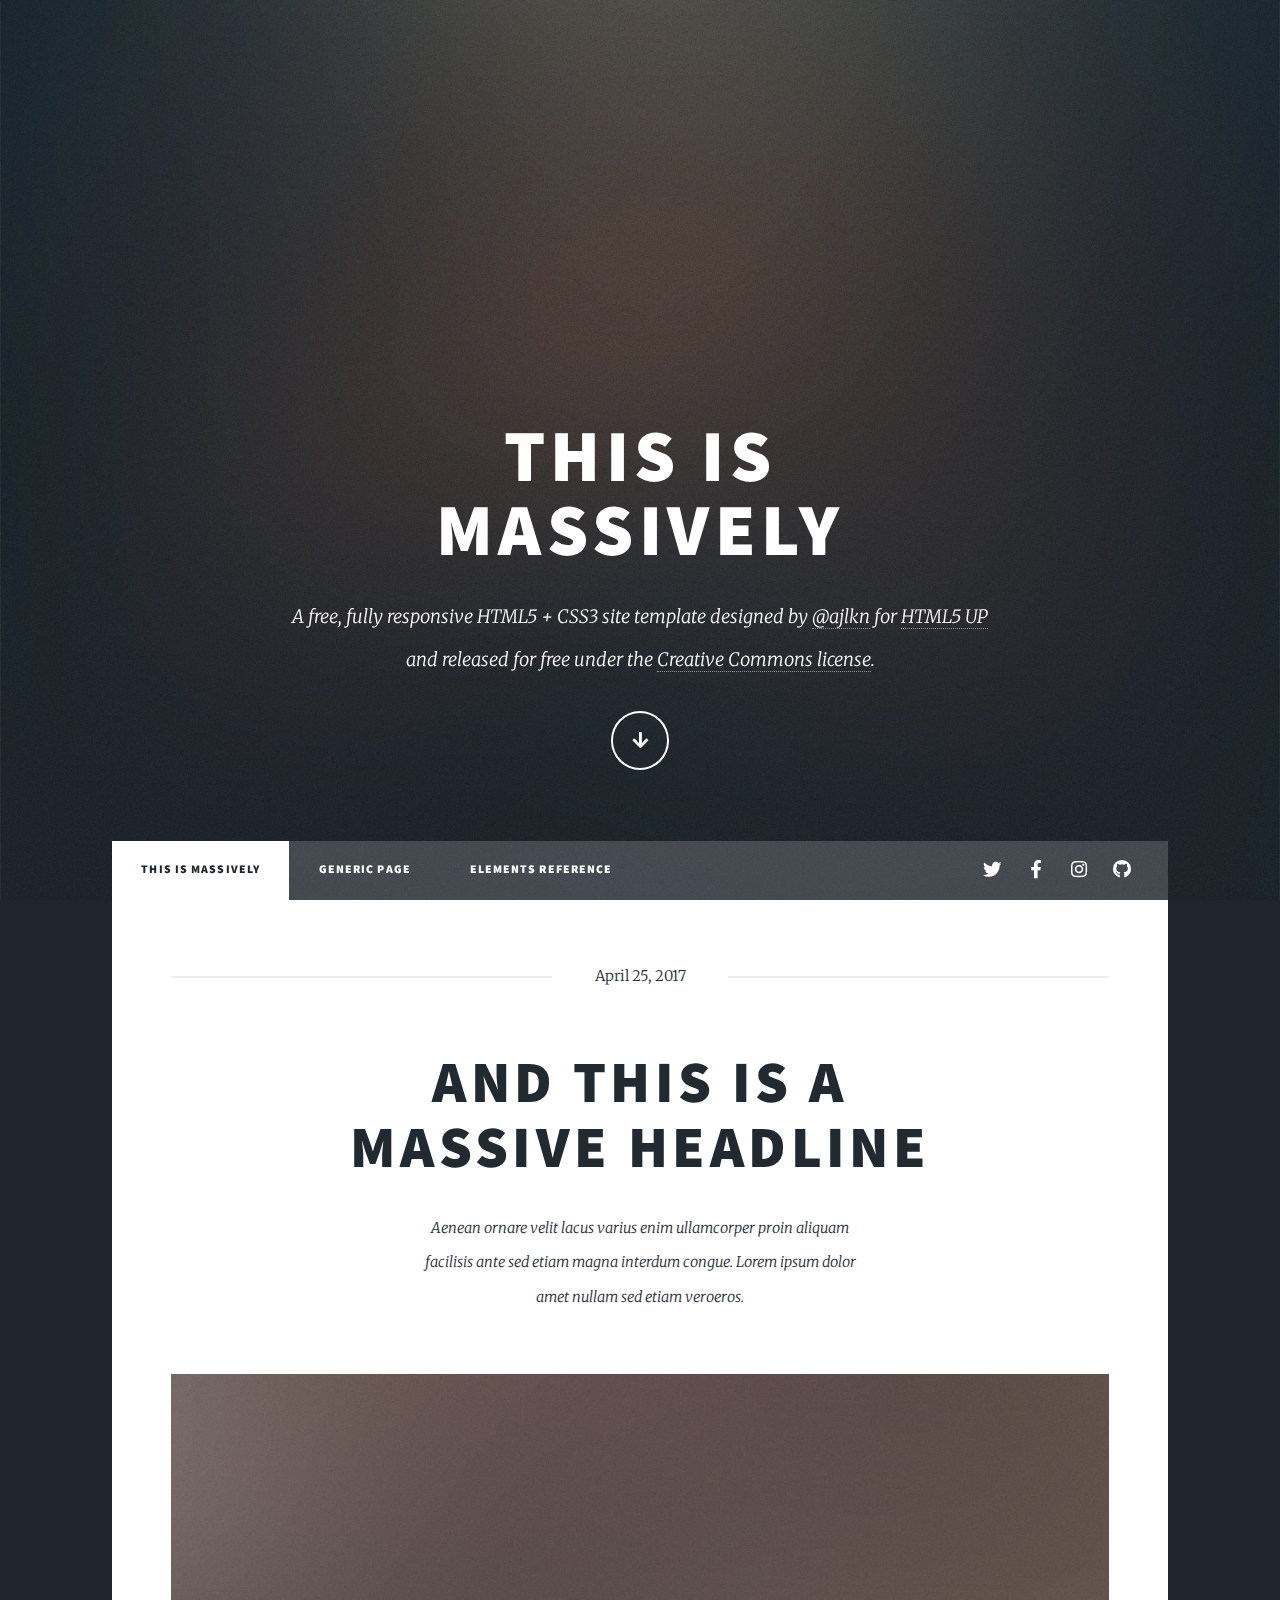
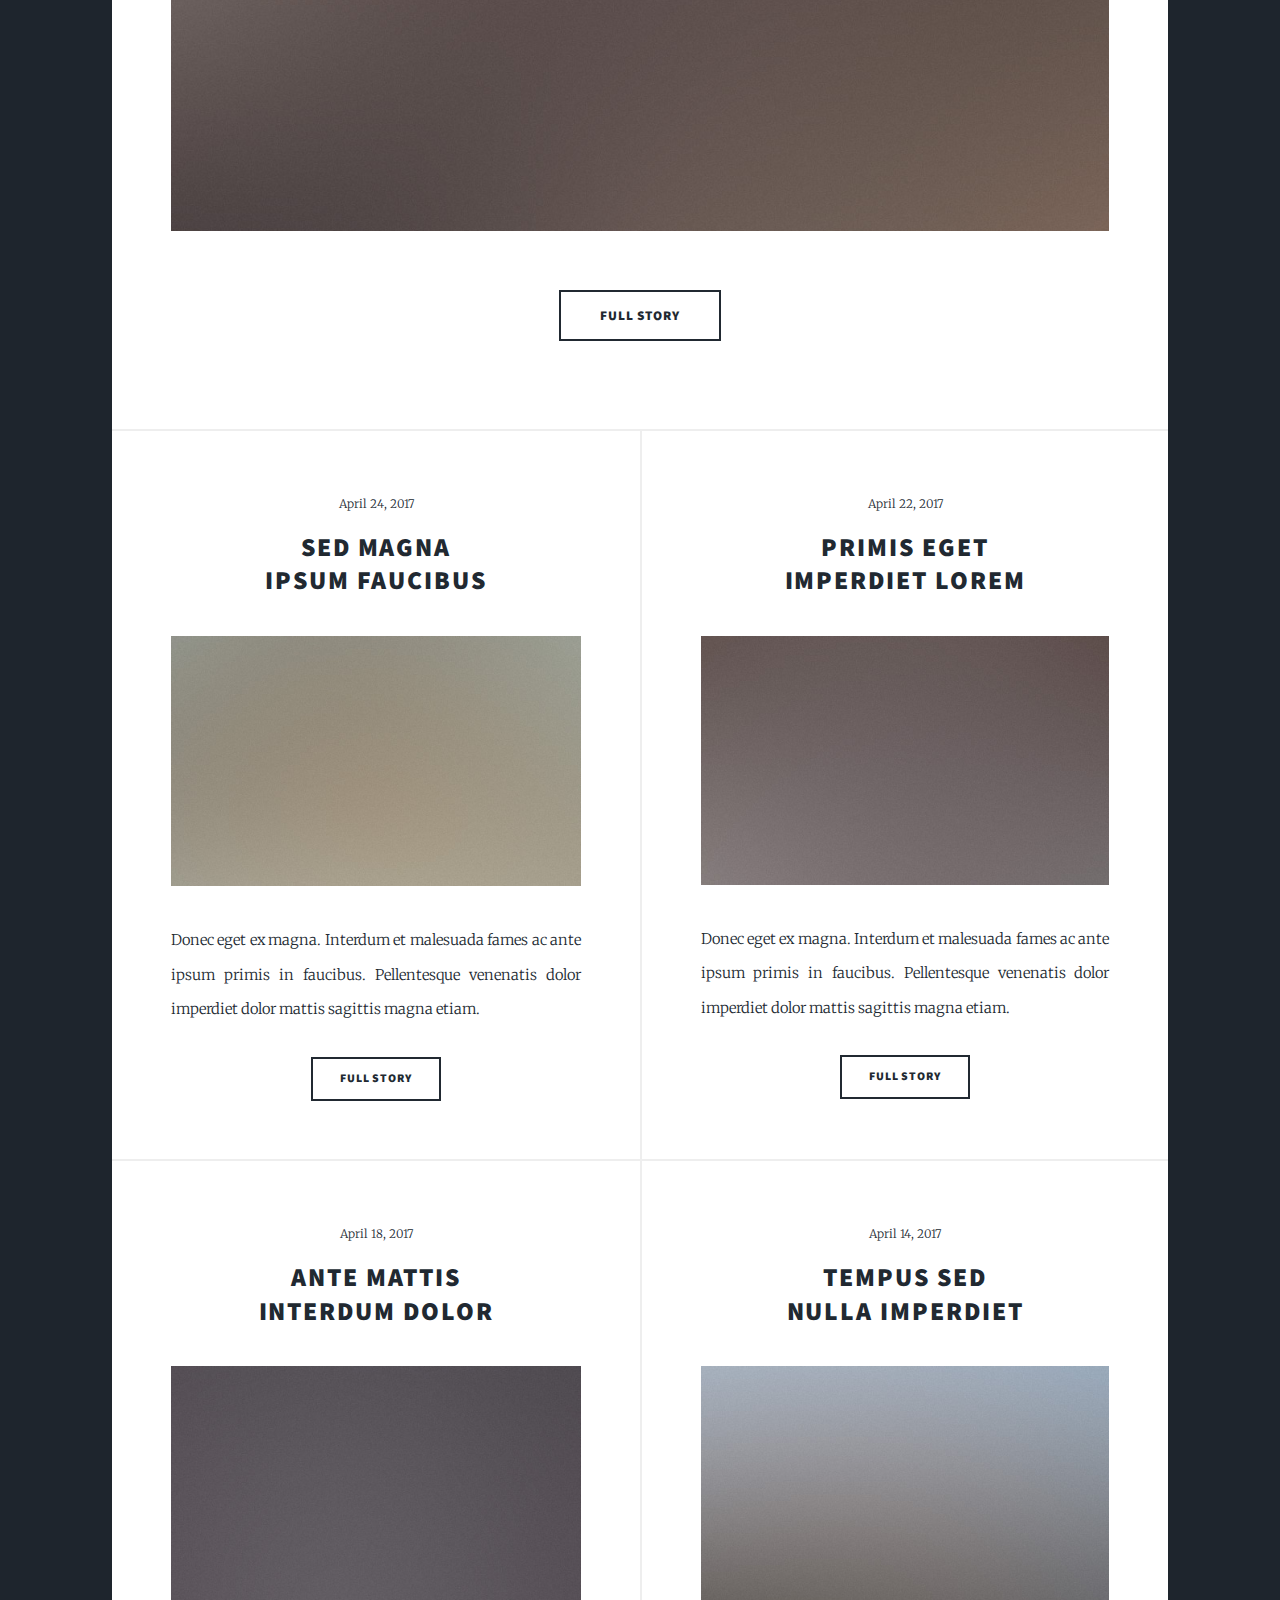
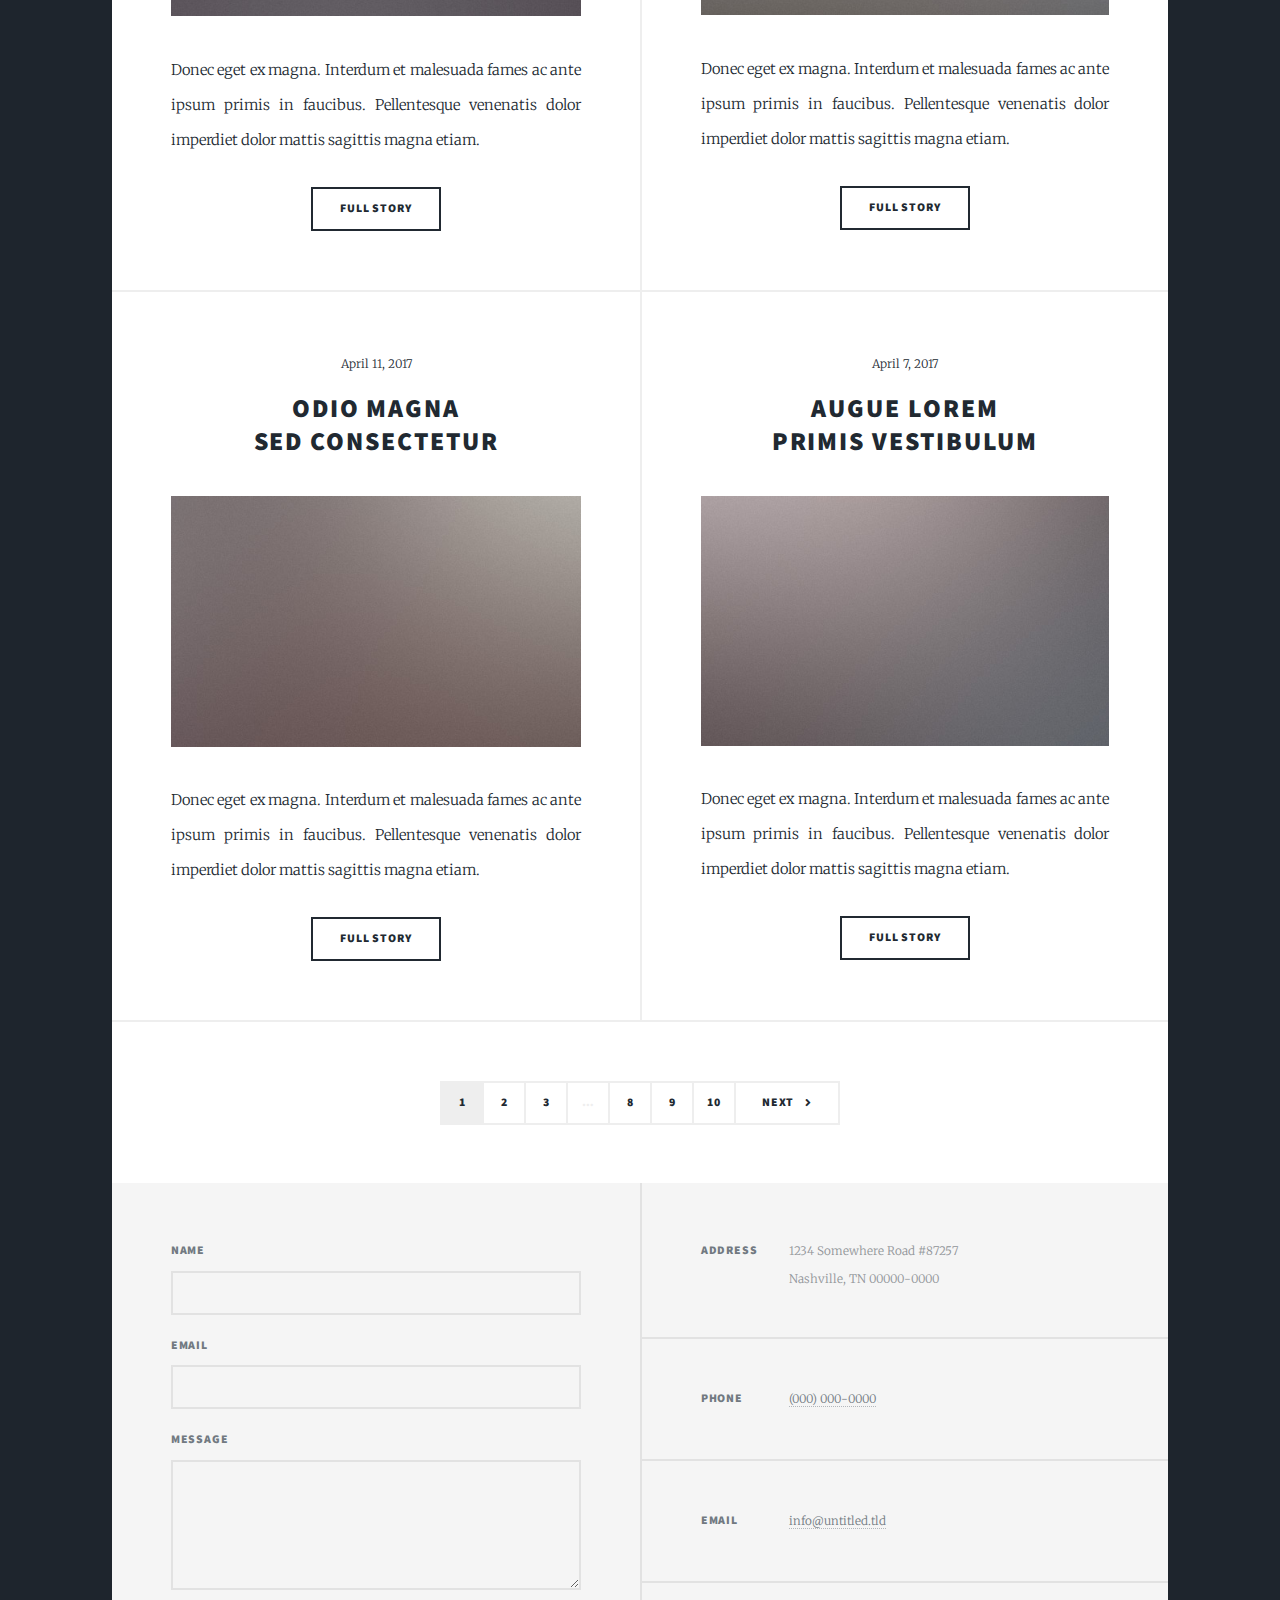
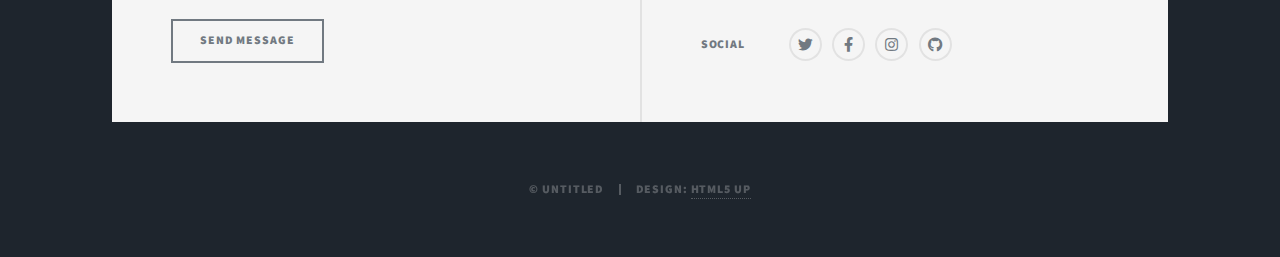
<file: index.html>
<!DOCTYPE HTML>
<!--
	Massively by HTML5 UP
	html5up.net | @ajlkn
	Free for personal and commercial use under the CCA 3.0 license (html5up.net/license)
-->
<html>
	<head>
		<title>Massively by HTML5 UP</title>
		<meta charset="utf-8" />
		<meta name="viewport" content="width=device-width, initial-scale=1, user-scalable=no" />
		<link rel="stylesheet" href="assets/css/main.css" />
		<noscript><link rel="stylesheet" href="assets/css/noscript.css" /></noscript>
	</head>
	<body class="is-preload">

		<!-- Wrapper -->
			<div id="wrapper" class="fade-in">

				<!-- Intro -->
					<div id="intro">
						<h1>This is<br />
						Massively</h1>
						<p>A free, fully responsive HTML5 + CSS3 site template designed by <a href="https://twitter.com/ajlkn">@ajlkn</a> for <a href="https://html5up.net">HTML5 UP</a><br />
						and released for free under the <a href="https://html5up.net/license">Creative Commons license</a>.</p>
						<ul class="actions">
							<li><a href="#header" class="button icon solid solo fa-arrow-down scrolly">Continue</a></li>
						</ul>
					</div>

				<!-- Header -->
					<header id="header">
						<a href="index.html" class="logo">Massively</a>
					</header>

				<!-- Nav -->
					<nav id="nav">
						<ul class="links">
							<li class="active"><a href="index.html">This is Massively</a></li>
							<li><a href="generic.html">Generic Page</a></li>
							<li><a href="elements.html">Elements Reference</a></li>
						</ul>
						<ul class="icons">
							<li><a href="#" class="icon brands fa-twitter"><span class="label">Twitter</span></a></li>
							<li><a href="#" class="icon brands fa-facebook-f"><span class="label">Facebook</span></a></li>
							<li><a href="#" class="icon brands fa-instagram"><span class="label">Instagram</span></a></li>
							<li><a href="#" class="icon brands fa-github"><span class="label">GitHub</span></a></li>
						</ul>
					</nav>

				<!-- Main -->
					<div id="main">

						<!-- Featured Post -->
							<article class="post featured">
								<header class="major">
									<span class="date">April 25, 2017</span>
									<h2><a href="#">And this is a<br />
									massive headline</a></h2>
									<p>Aenean ornare velit lacus varius enim ullamcorper proin aliquam<br />
									facilisis ante sed etiam magna interdum congue. Lorem ipsum dolor<br />
									amet nullam sed etiam veroeros.</p>
								</header>
								<a href="#" class="image main"><img src="images/pic01.jpg" alt="" /></a>
								<ul class="actions special">
									<li><a href="#" class="button large">Full Story</a></li>
								</ul>
							</article>

						<!-- Posts -->
							<section class="posts">
								<article>
									<header>
										<span class="date">April 24, 2017</span>
										<h2><a href="#">Sed magna<br />
										ipsum faucibus</a></h2>
									</header>
									<a href="#" class="image fit"><img src="images/pic02.jpg" alt="" /></a>
									<p>Donec eget ex magna. Interdum et malesuada fames ac ante ipsum primis in faucibus. Pellentesque venenatis dolor imperdiet dolor mattis sagittis magna etiam.</p>
									<ul class="actions special">
										<li><a href="#" class="button">Full Story</a></li>
									</ul>
								</article>
								<article>
									<header>
										<span class="date">April 22, 2017</span>
										<h2><a href="#">Primis eget<br />
										imperdiet lorem</a></h2>
									</header>
									<a href="#" class="image fit"><img src="images/pic03.jpg" alt="" /></a>
									<p>Donec eget ex magna. Interdum et malesuada fames ac ante ipsum primis in faucibus. Pellentesque venenatis dolor imperdiet dolor mattis sagittis magna etiam.</p>
									<ul class="actions special">
										<li><a href="#" class="button">Full Story</a></li>
									</ul>
								</article>
								<article>
									<header>
										<span class="date">April 18, 2017</span>
										<h2><a href="#">Ante mattis<br />
										interdum dolor</a></h2>
									</header>
									<a href="#" class="image fit"><img src="images/pic04.jpg" alt="" /></a>
									<p>Donec eget ex magna. Interdum et malesuada fames ac ante ipsum primis in faucibus. Pellentesque venenatis dolor imperdiet dolor mattis sagittis magna etiam.</p>
									<ul class="actions special">
										<li><a href="#" class="button">Full Story</a></li>
									</ul>
								</article>
								<article>
									<header>
										<span class="date">April 14, 2017</span>
										<h2><a href="#">Tempus sed<br />
										nulla imperdiet</a></h2>
									</header>
									<a href="#" class="image fit"><img src="images/pic05.jpg" alt="" /></a>
									<p>Donec eget ex magna. Interdum et malesuada fames ac ante ipsum primis in faucibus. Pellentesque venenatis dolor imperdiet dolor mattis sagittis magna etiam.</p>
									<ul class="actions special">
										<li><a href="#" class="button">Full Story</a></li>
									</ul>
								</article>
								<article>
									<header>
										<span class="date">April 11, 2017</span>
										<h2><a href="#">Odio magna<br />
										sed consectetur</a></h2>
									</header>
									<a href="#" class="image fit"><img src="images/pic06.jpg" alt="" /></a>
									<p>Donec eget ex magna. Interdum et malesuada fames ac ante ipsum primis in faucibus. Pellentesque venenatis dolor imperdiet dolor mattis sagittis magna etiam.</p>
									<ul class="actions special">
										<li><a href="#" class="button">Full Story</a></li>
									</ul>
								</article>
								<article>
									<header>
										<span class="date">April 7, 2017</span>
										<h2><a href="#">Augue lorem<br />
										primis vestibulum</a></h2>
									</header>
									<a href="#" class="image fit"><img src="images/pic07.jpg" alt="" /></a>
									<p>Donec eget ex magna. Interdum et malesuada fames ac ante ipsum primis in faucibus. Pellentesque venenatis dolor imperdiet dolor mattis sagittis magna etiam.</p>
									<ul class="actions special">
										<li><a href="#" class="button">Full Story</a></li>
									</ul>
								</article>
							</section>

						<!-- Footer -->
							<footer>
								<div class="pagination">
									<!--<a href="#" class="previous">Prev</a>-->
									<a href="#" class="page active">1</a>
									<a href="#" class="page">2</a>
									<a href="#" class="page">3</a>
									<span class="extra">&hellip;</span>
									<a href="#" class="page">8</a>
									<a href="#" class="page">9</a>
									<a href="#" class="page">10</a>
									<a href="#" class="next">Next</a>
								</div>
							</footer>

					</div>

				<!-- Footer -->
					<footer id="footer">
						<section>
							<form method="post" action="#">
								<div class="fields">
									<div class="field">
										<label for="name">Name</label>
										<input type="text" name="name" id="name" />
									</div>
									<div class="field">
										<label for="email">Email</label>
										<input type="text" name="email" id="email" />
									</div>
									<div class="field">
										<label for="message">Message</label>
										<textarea name="message" id="message" rows="3"></textarea>
									</div>
								</div>
								<ul class="actions">
									<li><input type="submit" value="Send Message" /></li>
								</ul>
							</form>
						</section>
						<section class="split contact">
							<section class="alt">
								<h3>Address</h3>
								<p>1234 Somewhere Road #87257<br />
								Nashville, TN 00000-0000</p>
							</section>
							<section>
								<h3>Phone</h3>
								<p><a href="#">(000) 000-0000</a></p>
							</section>
							<section>
								<h3>Email</h3>
								<p><a href="#">info@untitled.tld</a></p>
							</section>
							<section>
								<h3>Social</h3>
								<ul class="icons alt">
									<li><a href="#" class="icon brands alt fa-twitter"><span class="label">Twitter</span></a></li>
									<li><a href="#" class="icon brands alt fa-facebook-f"><span class="label">Facebook</span></a></li>
									<li><a href="#" class="icon brands alt fa-instagram"><span class="label">Instagram</span></a></li>
									<li><a href="#" class="icon brands alt fa-github"><span class="label">GitHub</span></a></li>
								</ul>
							</section>
						</section>
					</footer>

				<!-- Copyright -->
					<div id="copyright">
						<ul><li>&copy; Untitled</li><li>Design: <a href="https://html5up.net">HTML5 UP</a></li></ul>
					</div>

			</div>

		<!-- Scripts -->
			<script src="assets/js/jquery.min.js"></script>
			<script src="assets/js/jquery.scrollex.min.js"></script>
			<script src="assets/js/jquery.scrolly.min.js"></script>
			<script src="assets/js/browser.min.js"></script>
			<script src="assets/js/breakpoints.min.js"></script>
			<script src="assets/js/util.js"></script>
			<script src="assets/js/main.js"></script>

	</body>
</html>
</file>
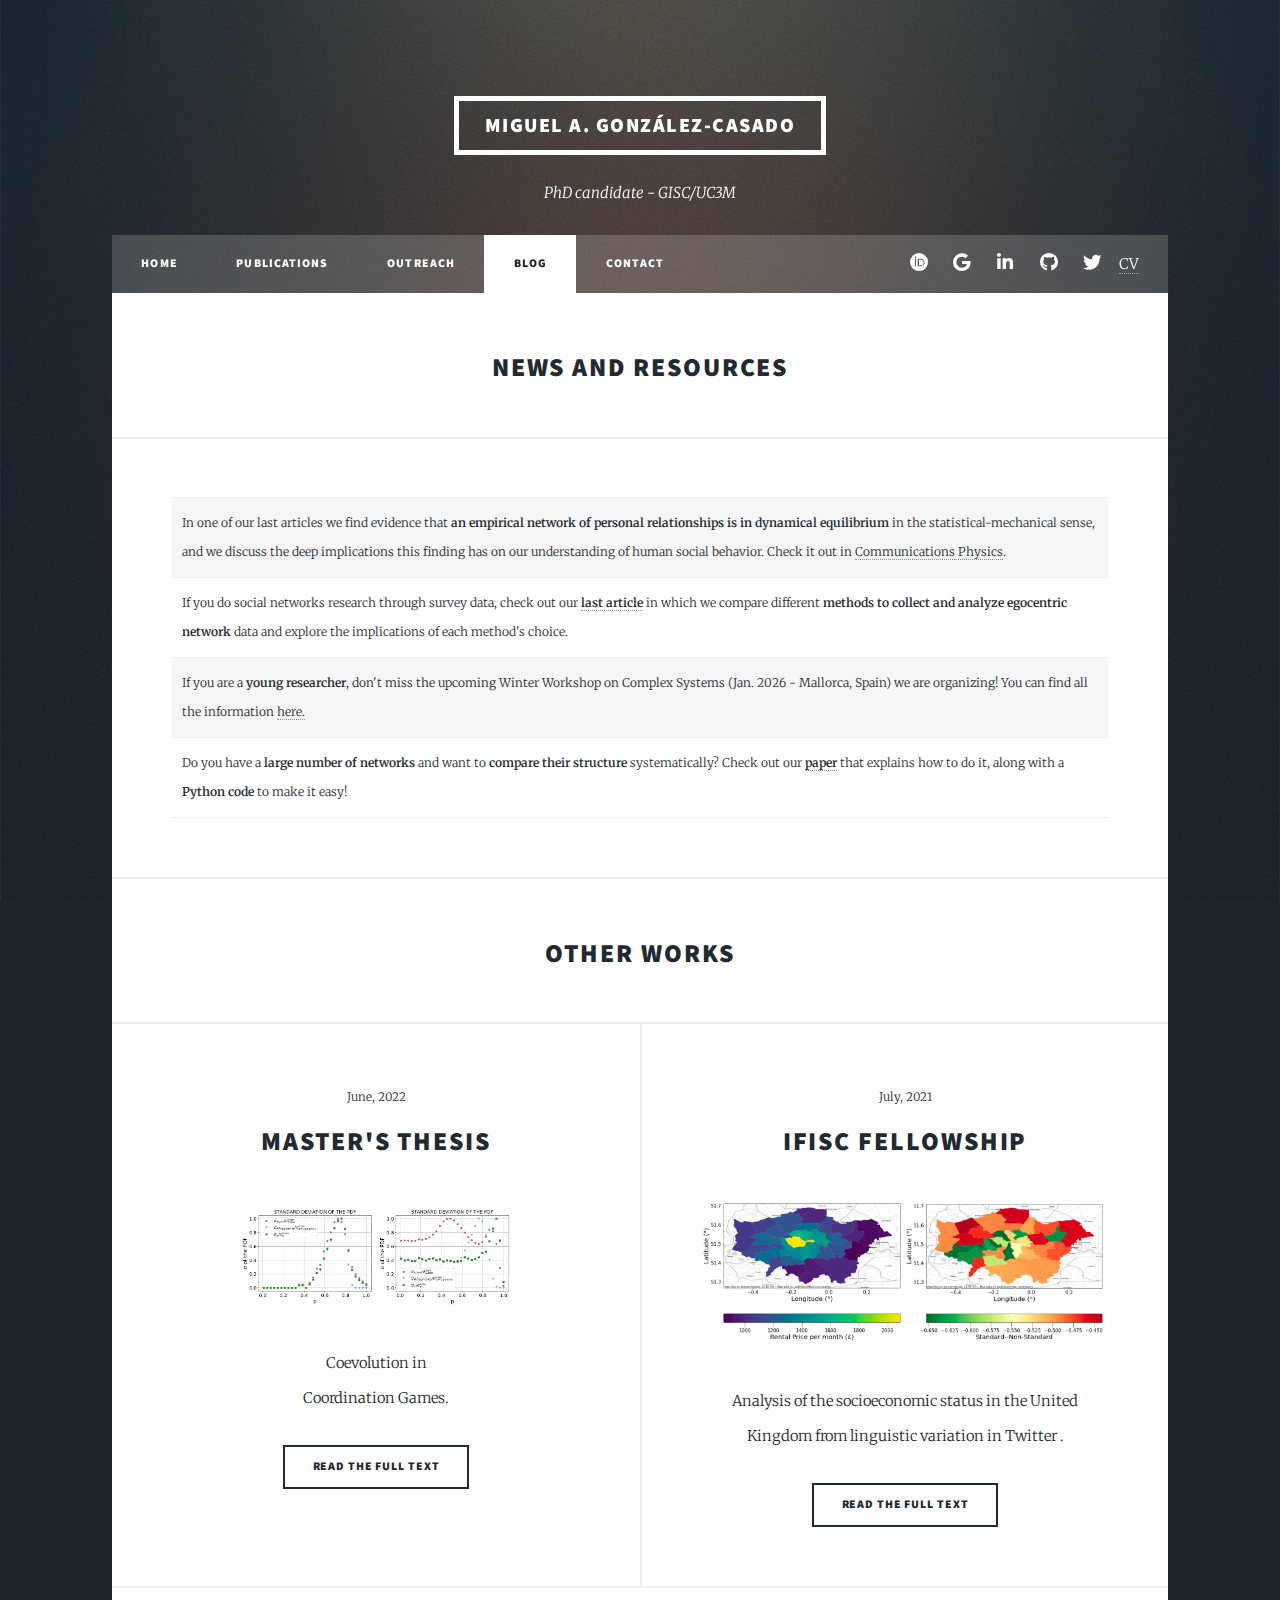
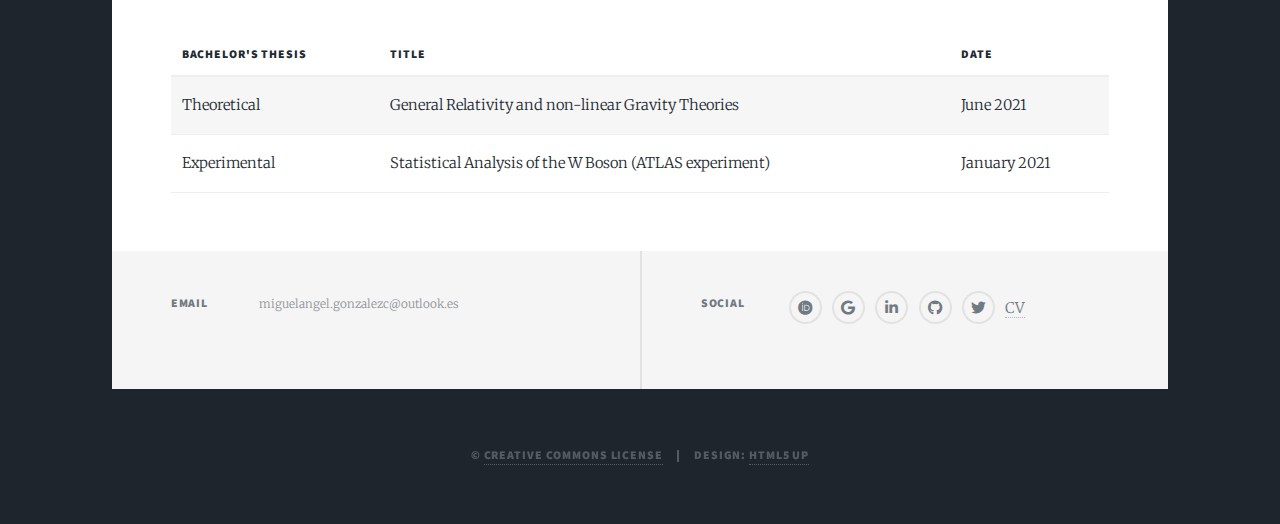
<file: blog.html>
<!DOCTYPE HTML>
<!--
	Massively by HTML5 UP
	html5up.net | @ajlkn
	Free for personal and commercial use under the CCA 3.0 license (html5up.net/license)
-->
<html>
	<head>
		<title>Miguel Ángel González-Casado</title>
		<meta charset="utf-8" />
		<meta name="viewport" content="width=device-width, initial-scale=1, user-scalable=no" />
		<link rel="stylesheet" href="assets/css/main.css" />
		<noscript><link rel="stylesheet" href="assets/css/noscript.css" /></noscript>
	</head>
	<body class="is-preload">

		<!-- Wrapper -->
			<div id="wrapper" class="fade-in">

				<!-- Intro -->

				<!-- Header -->
					<header id="header">
						<a class="logo" style="font-size: 20px">Miguel A. González-Casado</a>
						<p style="margin-top: 20px ; margin-bottom: -35px ; text-align:center ; font-size: 15px">PhD candidate - GISC/UC3M</p>
					</header>

				<!-- Nav -->
					<nav id="nav">
						<ul class="links">
							<li><a href="index.html">Home</a></li>
							<li><a href="publications.html">Publications</a></li>
							<li><a href="outreach.html">Outreach</a></li>
							<li class="active"><a href="blog">Blog</a></li>
							<li><a href="contact.html">Contact</a></li>
						</ul>
						<ul class="icons">
							<li><a href="https://orcid.org/my-orcid?orcid=0000-0003-1369-2977" class="icon brands fa-orcid"><span class="label">ORCID</span></a></li>
							<li><a href="https://scholar.google.es/citations?hl=es&user=xM-bZGoAAAAJ" class="icon brands fa-google"><span class="label">Scholar</span></a></li>
							<li><a href="https://www.linkedin.com/in/miguel-ángel-gonzález-casado-51729b219/" class="icon brands fa-linkedin-in"><span class="label">Linked-In</span></a></li>
							<li><a href="https://github.com/miguelangel-gonzalezc" class="icon brands fa-github"><span class="label">GitHub</span></a></li>
							<li><a href="https://twitter.com/MiguelAGonzC" class="icon brands fa-twitter"><span class="label">Twitter</span></a></li>
							<li><a href="/images/CV_english.pdf" CV><span class="label">CV</span></a></li>							
						</ul>
					</nav>

				<!-- Main -->
				<div id="main">
					<header>
						<h2 style="text-align:center">News and Resources</h2>
					</header>
						<div class="table-wrapper">
							<table>
								<tbody>
									<tr>
										<td style="font-size: 12px"> In one of our last articles we find evidence that <b>an empirical network of personal relationships is in dynamical equilibrium</b> in the
											statistical-mechanical sense, and we discuss the deep implications this finding has on our understanding of human social behavior. Check it out in 
											<a href="https://doi.org/10.1038/s42005-025-02156-4">Communications Physics</a>. 
										</td>
									</tr>
									<tr>
										<td style="font-size: 12px"> If you do social networks research through survey data, check out our <b><a href="https://doi.org/10.1016/j.socnet.2025.07.004">
											last article</a></b> in which we compare different <b>methods to collect and analyze egocentric network</b> data and explore the implications of each method's choice.
										</td>
									</tr>
									<tr>
										<td style="font-size: 12px"> If you are a <b>young researcher</b>, don't miss the upcoming Winter Workshop on Complex Systems (Jan. 2026 - Mallorca, Spain)
											we are organizing! You can find all the information <a href="https://wwcs2026.github.io">here.</a> 
										</td>
									</tr>
									<tr>
										<td style="font-size: 12px">Do you have a <b>large number of networks</b> and want to <b>compare their structure</b> systematically?
											Check out our <b><a href="https://www.sciencedirect.com/science/article/pii/S0378873324000194?via%3Dihub">
											paper</a></b> that explains how to do it, along with a <b>Python code</b> to make it easy!
										</td>
									</tr>
								</tbody>
							</table>
						</div>
					<header>
						<h2 style="text-align:center">Other Works</h2>
					</header>
					<section class="posts">
						<article>
							<header>
								<span class="date">June, 2022</span>
								<h2> Master's Thesis </a></h2>
							</header>
							<a class="image fit"><img src="images/masters.png" alt="" /></a>
							<p style="text-align:center">Coevolution in <br />
							Coordination Games.</p>
							<ul class="actions special">
								<li><a href="https://ifisc.uib-csic.es/media/publications/publication/dBaHuIFDSzSdvcRTLNIlYQ.pdf" class="button">Read the Full Text</a></li>
							</ul>
						</article>
						<article>
							<header>
								<span class="date">July, 2021</span>
								<h2> IFISC Fellowship </a></h2>
							</header>
							<a class="image fit"><img src="images/surf.png" alt="" /></a>
							<p style="text-align:center">Analysis of the socioeconomic status in the United Kingdom from linguistic variation in Twitter .</p>
							<ul class="actions special">
								<li><a href="images/SURF_Proceedings_2021.pdf" class="button">Read the Full Text</a></li>
							</ul>
						</article>
					</section>
					<div class="table-wrapper">
						<table>
							<thead>
								<tr>
									<th>Bachelor's Thesis</th>
									<th>Title</th>
									<th>Date</th>
								</tr>
							</thead>
							<tbody>
								<tr>
									<td>Theoretical</td>
									<td>General Relativity and non-linear Gravity Theories</td>
									<td>June 2021</td>
								</tr>
								<tr>
									<td>Experimental</td>
									<td>Statistical Analysis of the W Boson (ATLAS experiment)</td>
									<td>January 2021</td>
								</tr>										
							</tbody>
						</table>
					</div>
	
				</div>

				<!-- Footer -->
					<footer id="footer">
						<section class="split contact">
							<section class="alt">
								<h3>Email</h3><br>
								<p>miguelangel.gonzalezc@outlook.es</p>
							</section>
						</section>
						<section class="split contact">
							<section class="alt">
								<h3>Social</h3><br>
								<ul class="icons alt">
									<li><a href="https://orcid.org/my-orcid?orcid=0000-0003-1369-2977" class="icon brands fa-orcid"><span class="label">ORCID</span></a></li>
									<li><a href="https://scholar.google.es/citations?hl=es&user=xM-bZGoAAAAJ" class="icon brands fa-google"><span class="label">Scholar</span></a></li>
									<li><a href="https://www.linkedin.com/in/miguel-ángel-gonzález-casado-51729b219/" class="icon brands fa-linkedin-in"><span class="label">Linked-In</span></a></li>
									<li><a href="https://github.com/miguelangel-gonzalezc" class="icon brands fa-github"><span class="label">GitHub</span></a></li>
									<li><a href="https://twitter.com/MiguelAGonzC" class="icon brands fa-twitter"><span class="label">Twitter</span></a></li>
									<li><a href="/images/CV_english.pdf" CV><span class="label">CV</span></a></li>							
								</ul>
							</section>
						</section>
					</footer>

				<!-- Copyright -->
					<div id="copyright">
						<ul><li>&copy; <a href="https://html5up.net/license"> Creative Commons license </a> </li><li>Design: <a href="https://html5up.net">HTML5 UP</a></li></ul>
					</div>

			</div>

		<!-- Scripts -->
			<script src="assets/js/jquery.min.js"></script>
			<script src="assets/js/jquery.scrollex.min.js"></script>
			<script src="assets/js/jquery.scrolly.min.js"></script>
			<script src="assets/js/browser.min.js"></script>
			<script src="assets/js/breakpoints.min.js"></script>
			<script src="assets/js/util.js"></script>
			<script src="assets/js/main.js"></script>

	</body>
</html>
</file>
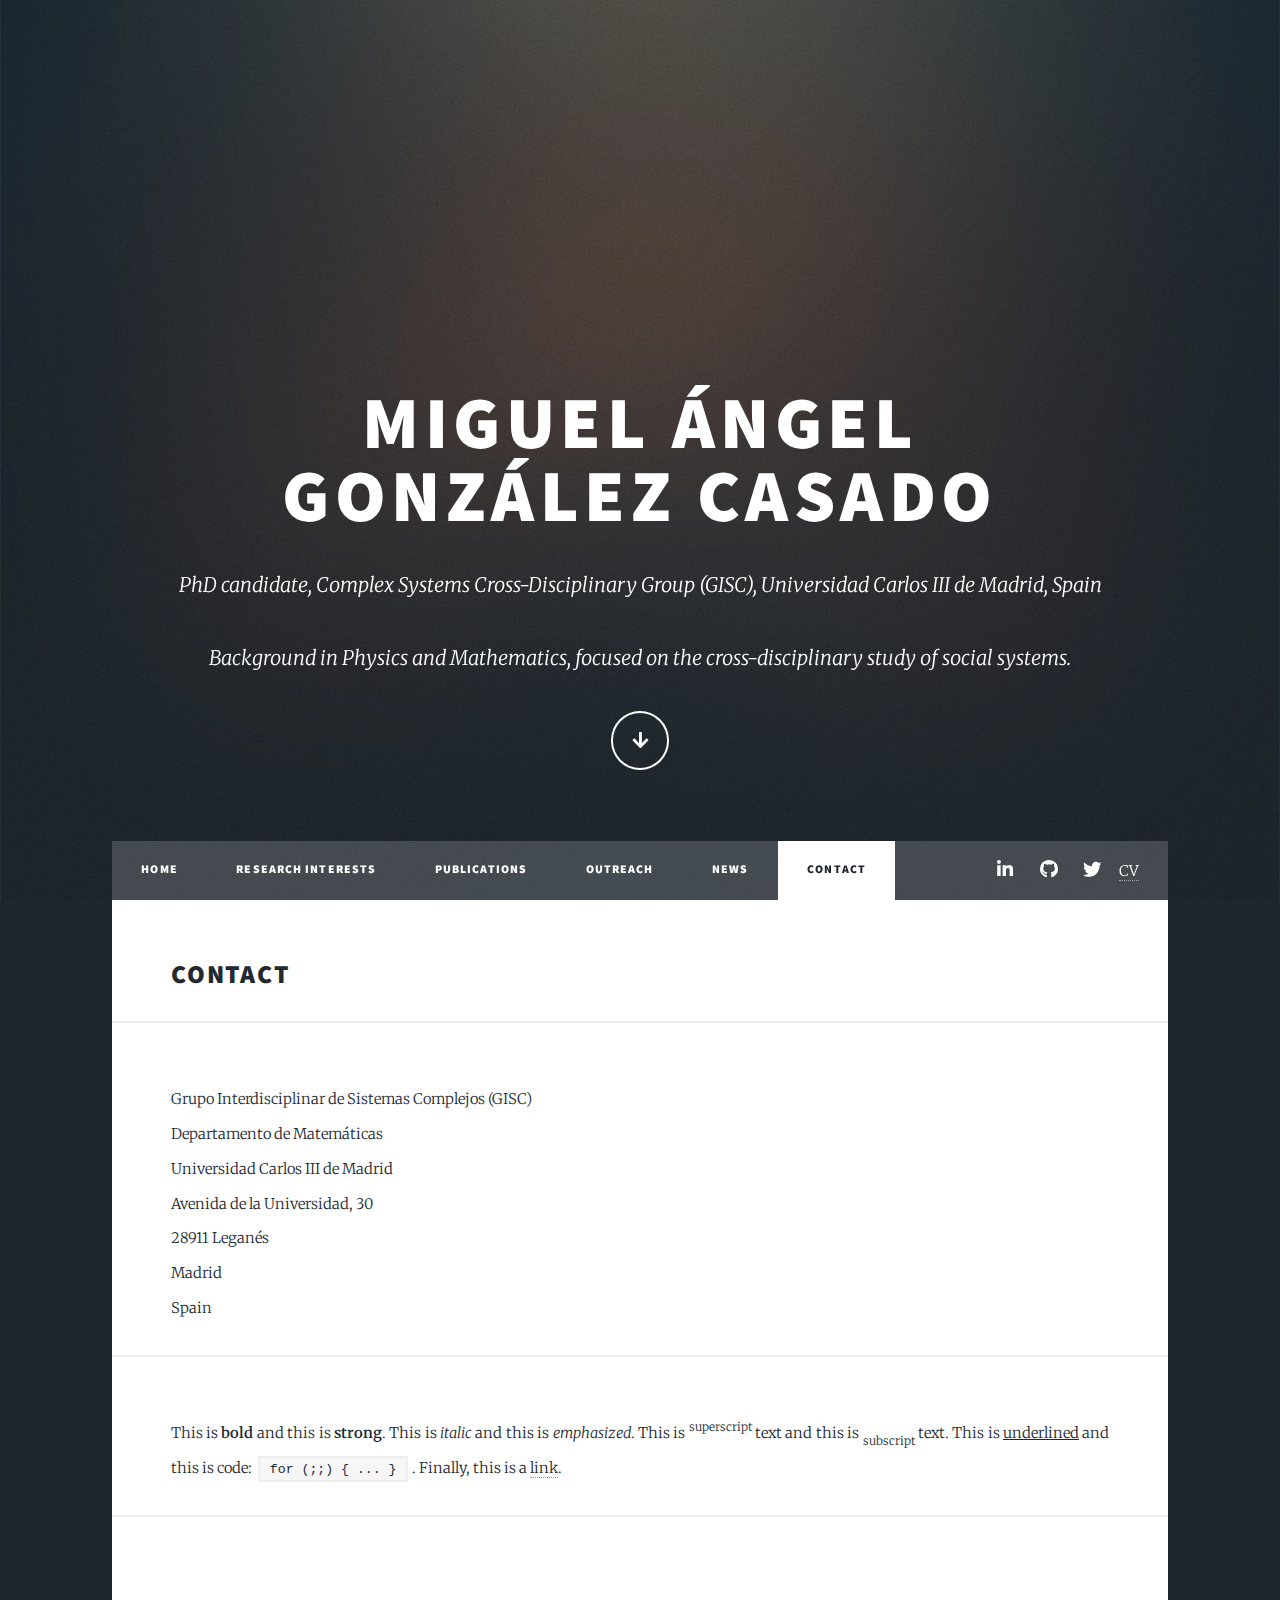
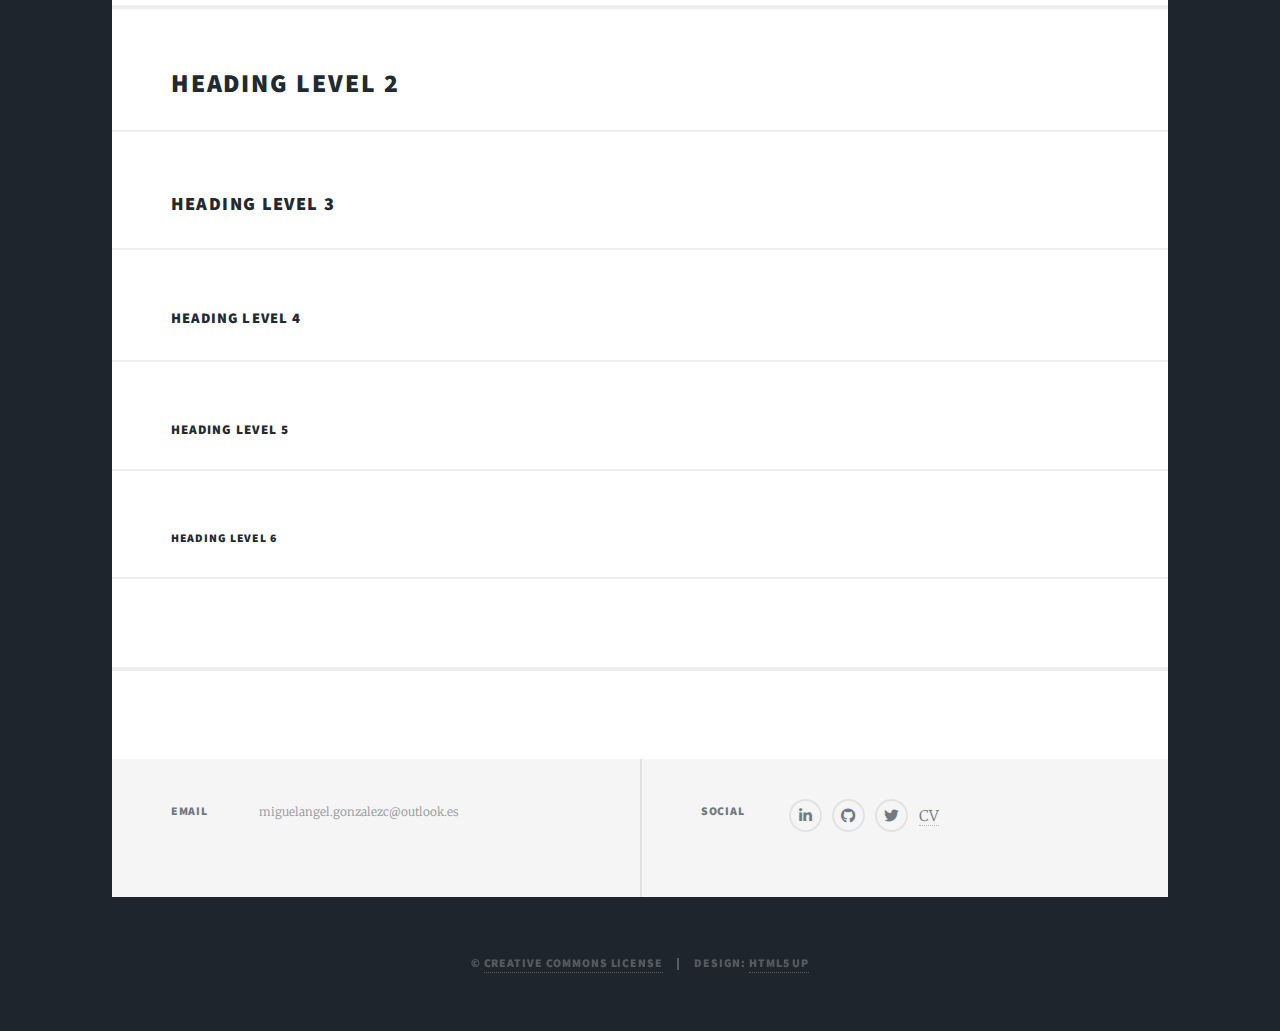
<file: contact.html>
<!DOCTYPE HTML>
<!--
	Massively by HTML5 UP
	html5up.net | @ajlkn
	Free for personal and commercial use under the CCA 3.0 license (html5up.net/license)
-->
<html>
	<head>
		<title>Miguel Ángel González Casado</title>
		<meta charset="utf-8" />
		<meta name="viewport" content="width=device-width, initial-scale=1, user-scalable=no" />
		<link rel="stylesheet" href="assets/css/main.css" />
		<noscript><link rel="stylesheet" href="assets/css/noscript.css" /></noscript>
	</head>
	<body class="is-preload">

		<!-- Wrapper -->
			<div id="wrapper" class="fade-in">

				<!-- Intro -->
					<div id="intro">
						<h1>Miguel Ángel<br />
						González Casado</h1>
						<p style="font-size: 20px">PhD candidate, Complex Systems Cross-Disciplinary Group (GISC), Universidad Carlos III de Madrid, Spain</p>
						<p style="font-size: 20px">Background in Physics and Mathematics, focused on the cross-disciplinary study of social systems.</p>
						<ul class="actions">
							<li><a href="#header" class="button icon solid solo fa-arrow-down scrolly">Continue</a></li>
						</ul>
					</div>

				<!-- Header -->
					<header id="header">
						<a class="logo">Miguel A. González Casado</a>
					</header>

				<!-- Nav -->
					<nav id="nav">
						<ul class="links">
							<li><a href="index.html">Home</a></li>
							<li><a href="generic.html">Research Interests</a></li>
							<li><a href="elements.html">Publications</a></li>
							<li><a href="elements.html">Outreach</a></li>
							<li><a href="elements.html">News</a></li>
							<li class="active"><a href="contact.html">Contact</a></li>
						</ul>
						<ul class="icons">
							<li><a href="https://www.linkedin.com/in/miguel-ángel-gonzález-casado-51729b219/" class="icon brands fa-linkedin-in"><span class="label">Linked-In</span></a></li>
							<li><a href="https://github.com/miguelangel-gonzalezc" class="icon brands fa-github"><span class="label">GitHub</span></a></li>
							<li><a href="https://twitter.com/MiguelAGonzC" class="icon brands fa-twitter"><span class="label">Twitter</span></a></li>
							<li><a href="/images/CV_english.pdf" CV><span class="label">CV</span></a></li>
						</ul>
					</nav>

				<!-- Main -->
					<div id="main">

						<h2>Contact</h2>
							<p>Grupo Interdisciplinar de Sistemas Complejos (GISC) <br />
							Departamento de Matemáticas <br />
							Universidad Carlos III de Madrid <br />
							Avenida de la Universidad, 30 <br />
							28911 Leganés <br />
							Madrid <br />
							Spain</p>
									<p>This is <b>bold</b> and this is <strong>strong</strong>. This is <i>italic</i> and this is <em>emphasized</em>.
									This is <sup>superscript</sup> text and this is <sub>subscript</sub> text.
									This is <u>underlined</u> and this is code: <code>for (;;) { ... }</code>.
									Finally, this is a <a href="#">link</a>.</p>
									<hr />
									<h2>Heading Level 2</h2>
									<h3>Heading Level 3</h3>
									<h4>Heading Level 4</h4>
									<h5>Heading Level 5</h5>
									<h6>Heading Level 6</h6>
									<hr />
									<header>



					</div>

				<!-- Footer -->
					<footer id="footer">
						<section class="split contact">
							<section class="alt">
								<h3>Email</h3><br>
								<p>miguelangel.gonzalezc@outlook.es</p>
							</section>
						</section>
						<section class="split contact">
							<section class="alt">
								<h3>Social</h3><br>
								<ul class="icons alt">
									<li><a href="https://www.linkedin.com/in/miguel-ángel-gonzález-casado-51729b219/" class="icon brands fa-linkedin-in"><span class="label">Linked-In</span></a></li>
									<li><a href="https://github.com/miguelangel-gonzalezc" class="icon brands fa-github"><span class="label">GitHub</span></a></li>
									<li><a href="https://twitter.com/MiguelAGonzC" class="icon brands fa-twitter"><span class="label">Twitter</span></a></li>
									<li><a href="/images/CV_english.pdf" CV><span class="label">CV</span></a></li>
								</ul>
							</section>
						</section>
					</footer>

				<!-- Copyright -->
					<div id="copyright">
						<ul><li>&copy; <a href="https://html5up.net/license"> Creative Commons license </a> </li><li>Design: <a href="https://html5up.net">HTML5 UP</a></li></ul>
					</div>

			</div>

		<!-- Scripts -->
			<script src="assets/js/jquery.min.js"></script>
			<script src="assets/js/jquery.scrollex.min.js"></script>
			<script src="assets/js/jquery.scrolly.min.js"></script>
			<script src="assets/js/browser.min.js"></script>
			<script src="assets/js/breakpoints.min.js"></script>
			<script src="assets/js/util.js"></script>
			<script src="assets/js/main.js"></script>

	</body>
</html>
</file>
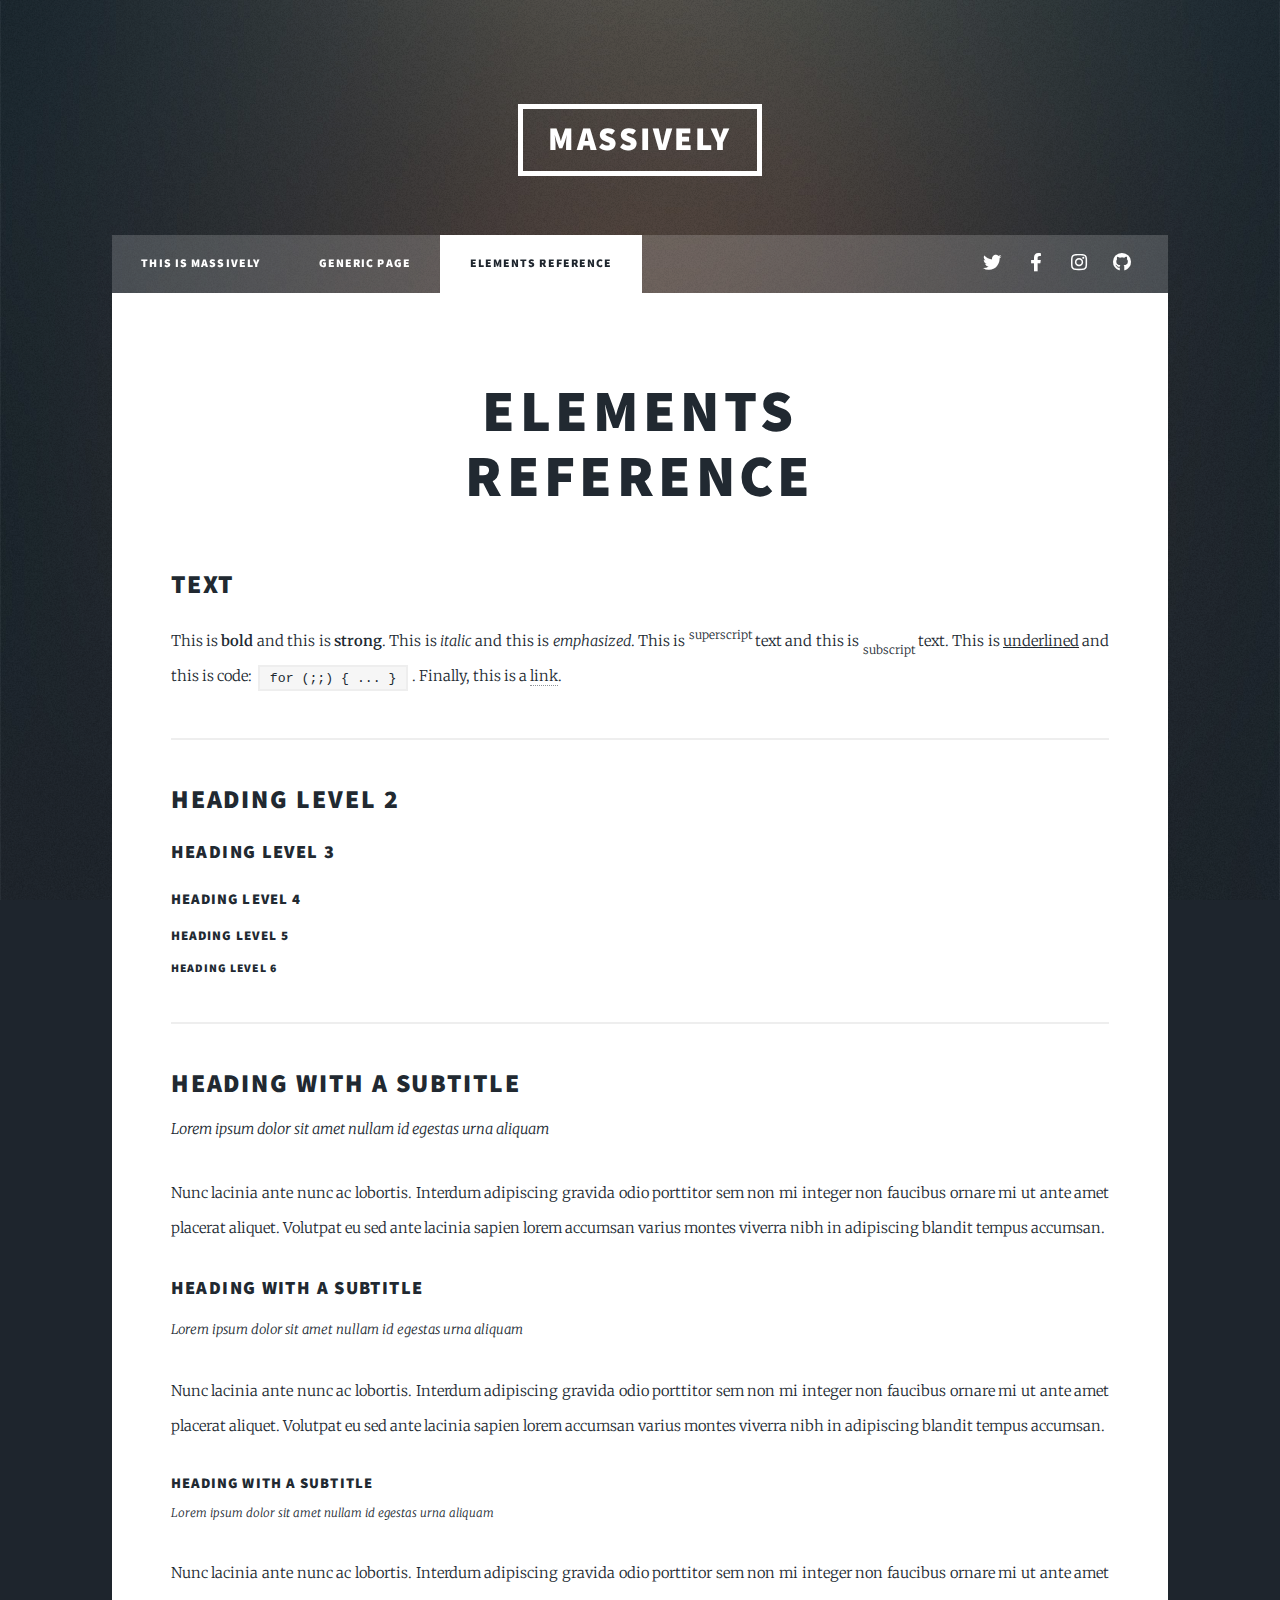
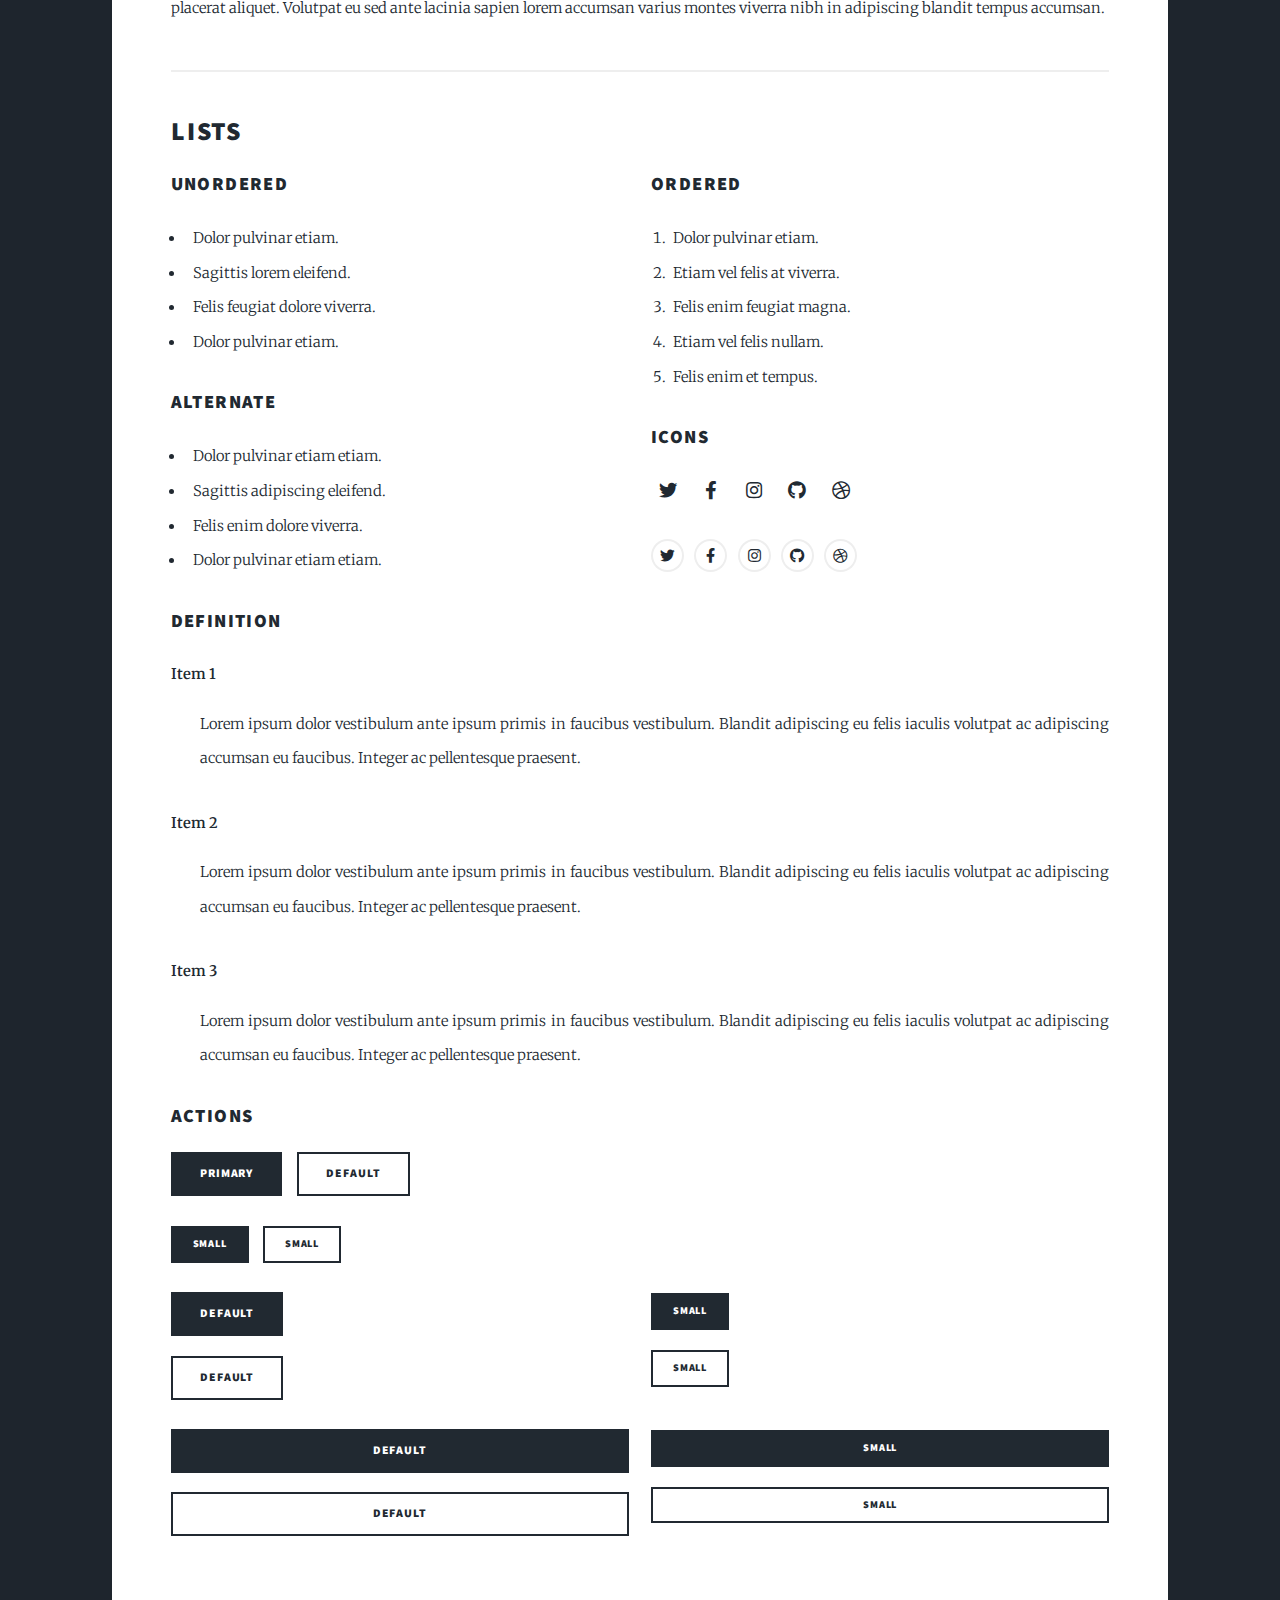
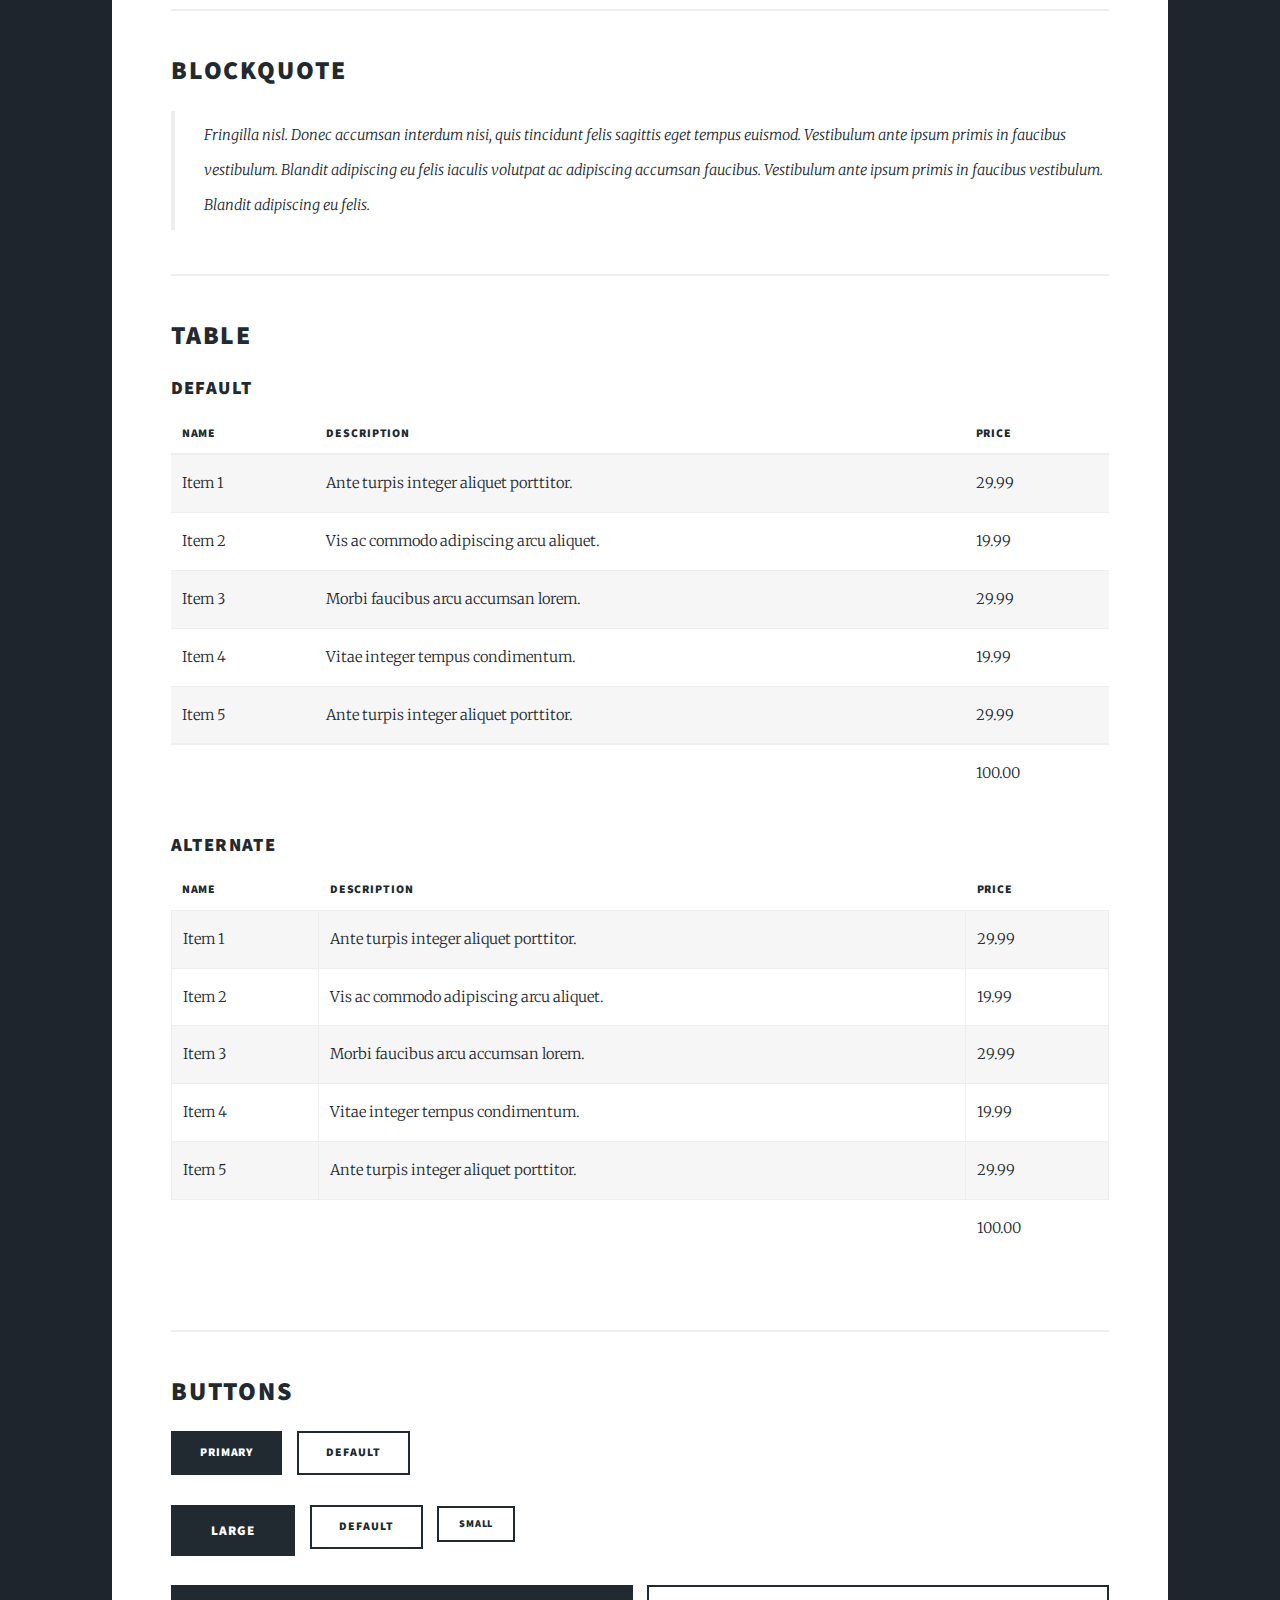
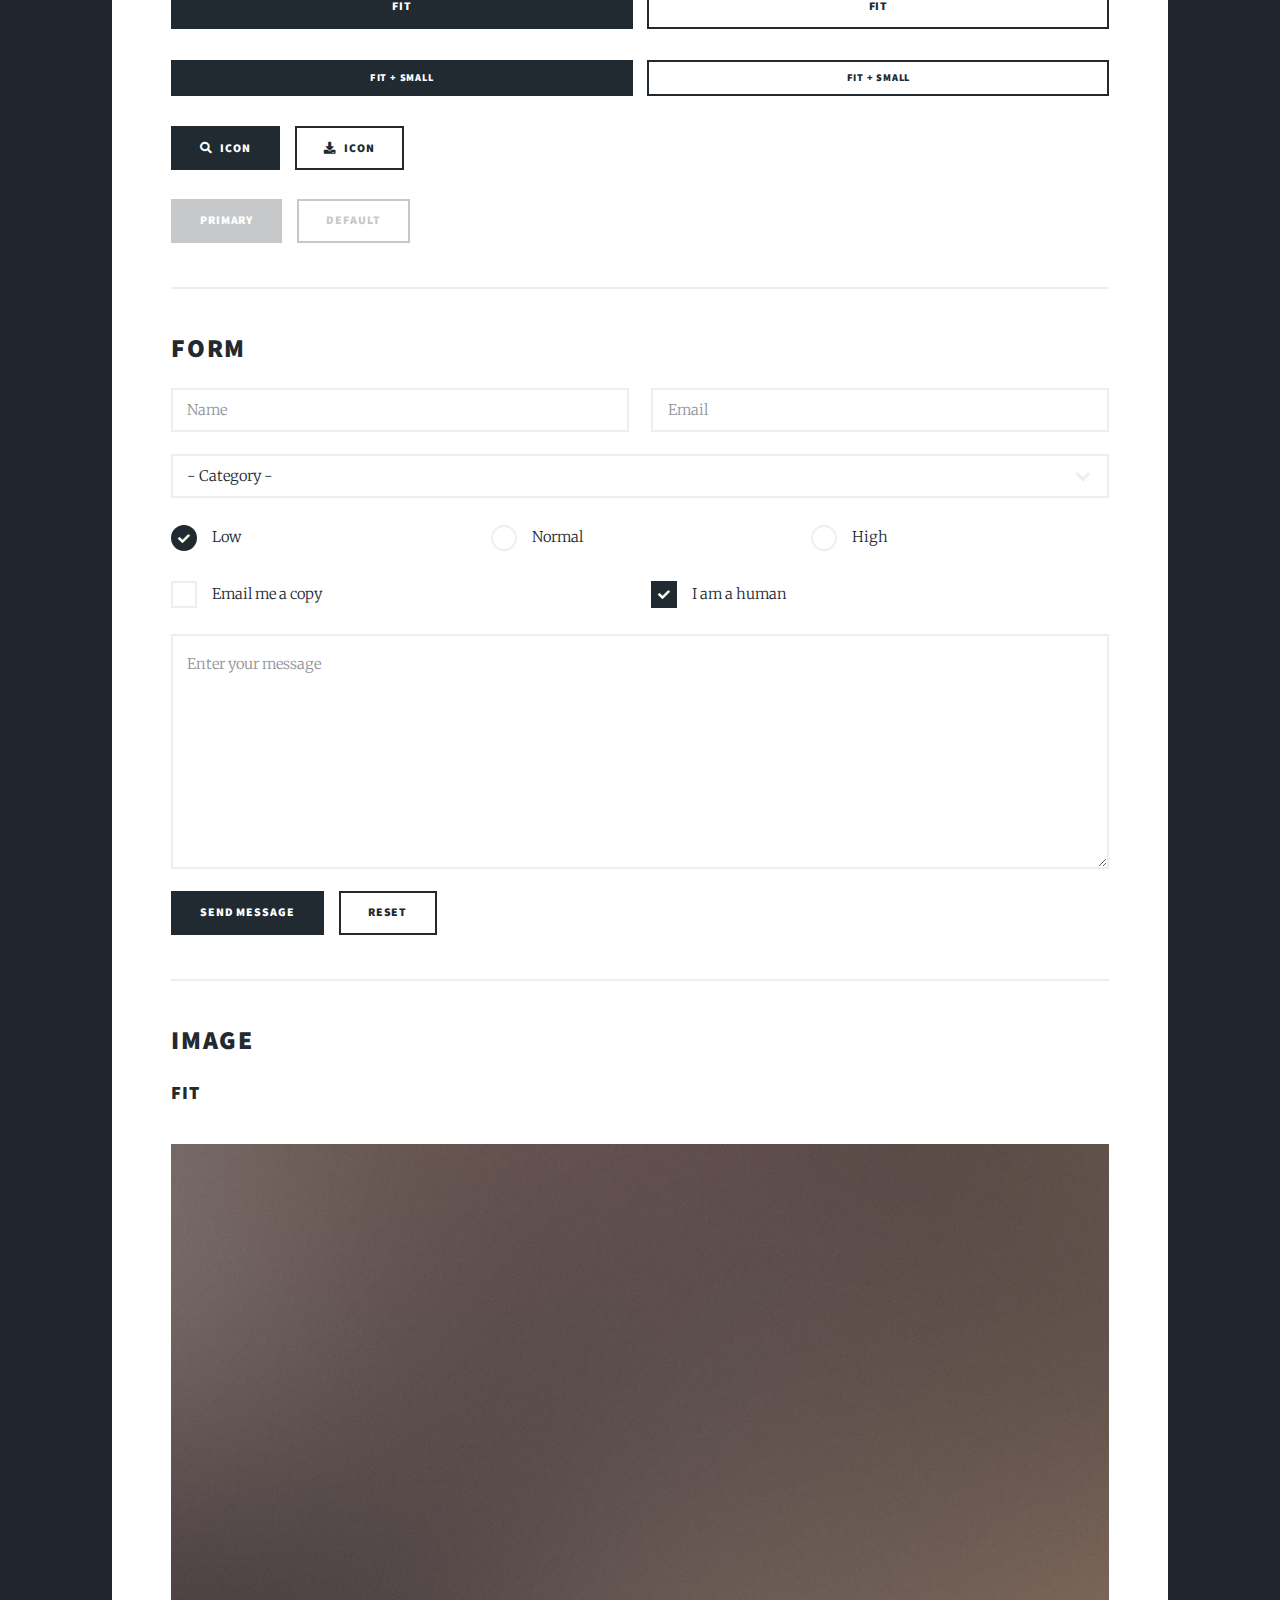
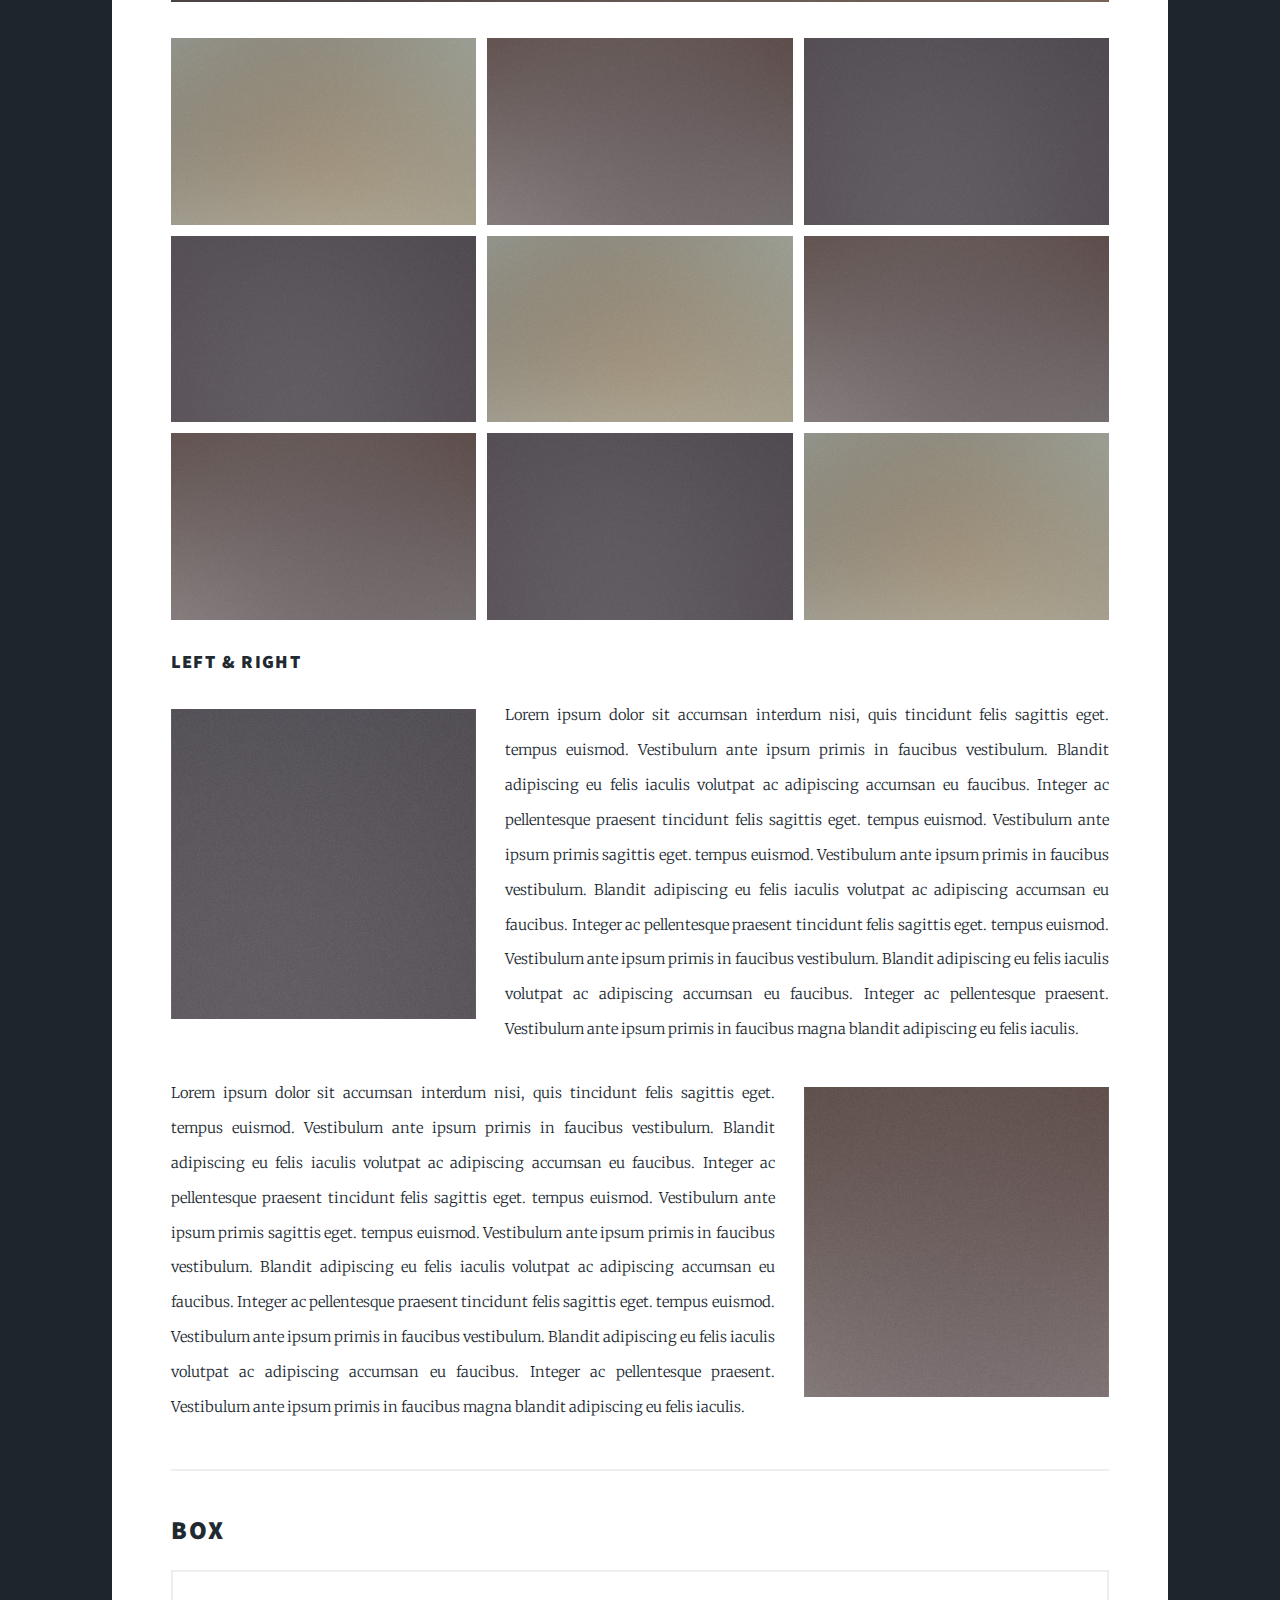
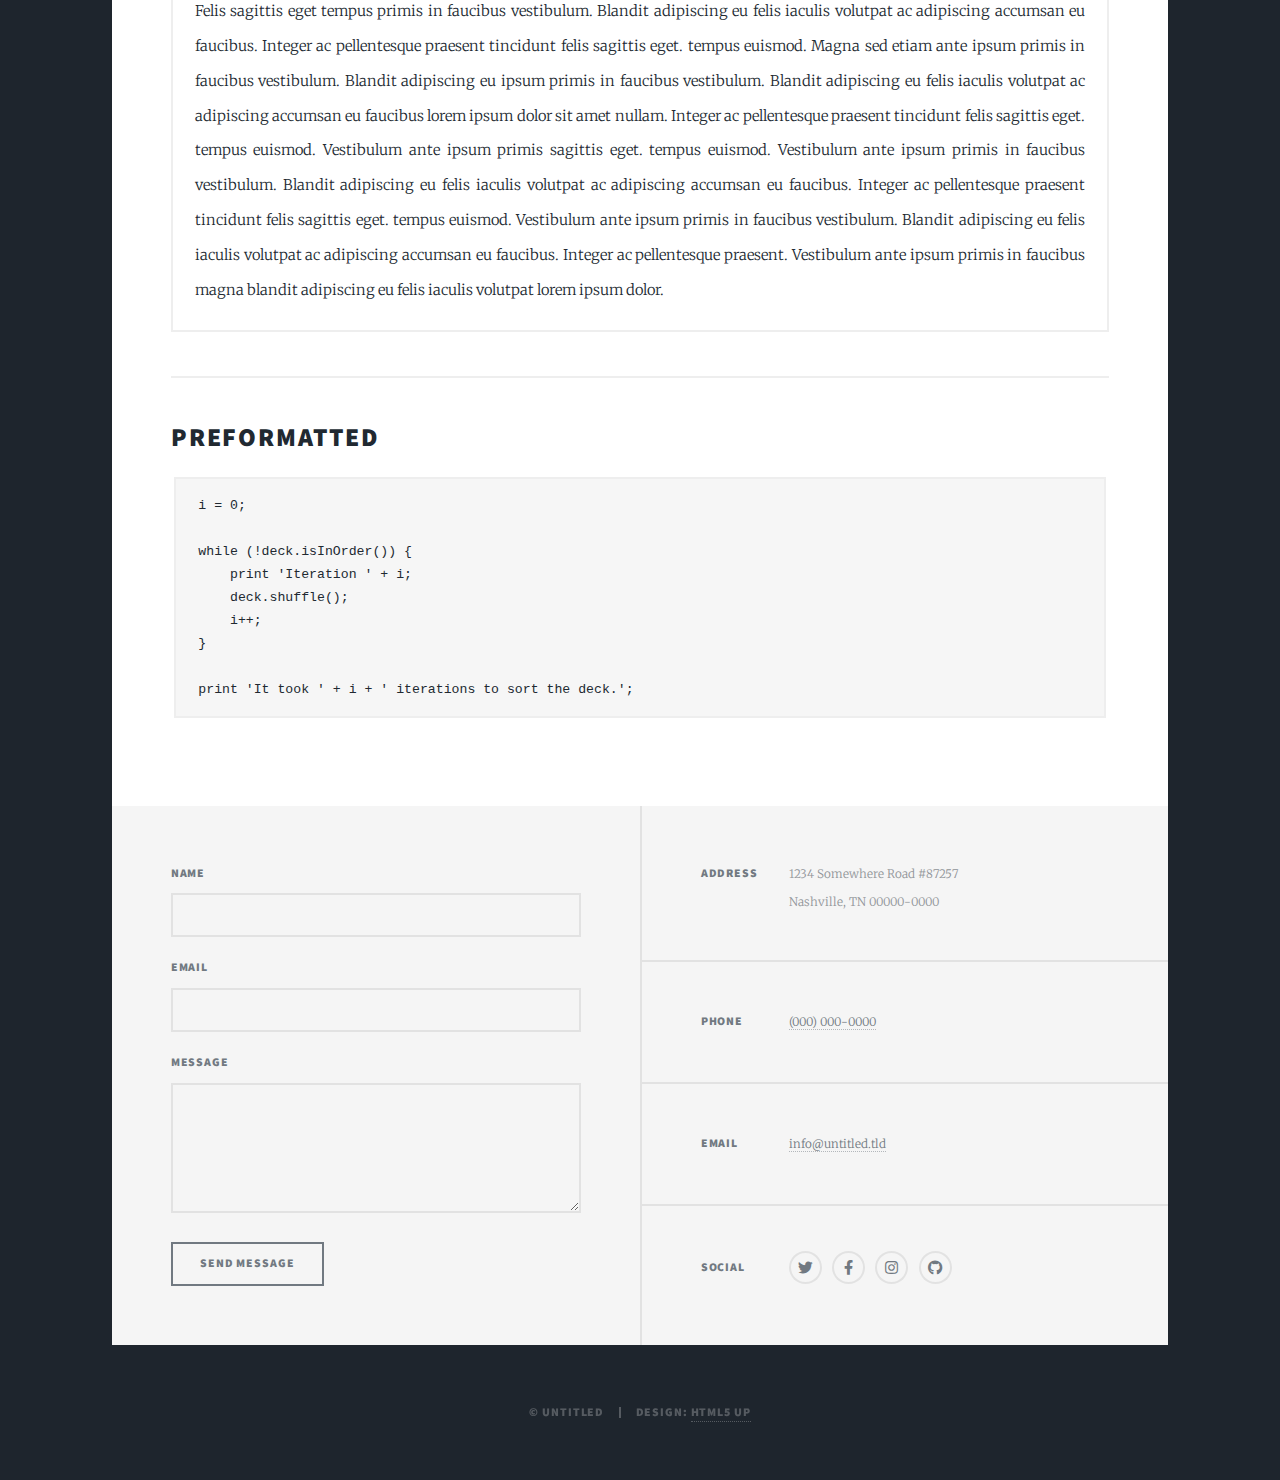
<file: elements.html>
<!DOCTYPE HTML>
<!--
	Massively by HTML5 UP
	html5up.net | @ajlkn
	Free for personal and commercial use under the CCA 3.0 license (html5up.net/license)
-->
<html>
	<head>
		<title>Elements Reference - Massively by HTML5 UP</title>
		<meta charset="utf-8" />
		<meta name="viewport" content="width=device-width, initial-scale=1, user-scalable=no" />
		<link rel="stylesheet" href="assets/css/main.css" />
		<noscript><link rel="stylesheet" href="assets/css/noscript.css" /></noscript>
	</head>
	<body class="is-preload">

		<!-- Wrapper -->
			<div id="wrapper">

				<!-- Header -->
					<header id="header">
						<a href="index.html" class="logo">Massively</a>
					</header>

				<!-- Nav -->
					<nav id="nav">
						<ul class="links">
							<li><a href="index.html">This is Massively</a></li>
							<li><a href="generic.html">Generic Page</a></li>
							<li class="active"><a href="elements.html">Elements Reference</a></li>
						</ul>
						<ul class="icons">
							<li><a href="#" class="icon brands fa-twitter"><span class="label">Twitter</span></a></li>
							<li><a href="#" class="icon brands fa-facebook-f"><span class="label">Facebook</span></a></li>
							<li><a href="#" class="icon brands fa-instagram"><span class="label">Instagram</span></a></li>
							<li><a href="#" class="icon brands fa-github"><span class="label">GitHub</span></a></li>
						</ul>
					</nav>

				<!-- Main -->
					<div id="main">

						<!-- Post -->
							<section class="post">
								<header class="major">
									<h1>Elements<br />
									Reference</h1>
								</header>

								<!-- Text stuff -->
									<h2>Text</h2>
									<p>This is <b>bold</b> and this is <strong>strong</strong>. This is <i>italic</i> and this is <em>emphasized</em>.
									This is <sup>superscript</sup> text and this is <sub>subscript</sub> text.
									This is <u>underlined</u> and this is code: <code>for (;;) { ... }</code>.
									Finally, this is a <a href="#">link</a>.</p>
									<hr />
									<h2>Heading Level 2</h2>
									<h3>Heading Level 3</h3>
									<h4>Heading Level 4</h4>
									<h5>Heading Level 5</h5>
									<h6>Heading Level 6</h6>
									<hr />
									<header>
										<h2>Heading with a Subtitle</h2>
										<p>Lorem ipsum dolor sit amet nullam id egestas urna aliquam</p>
									</header>
									<p>Nunc lacinia ante nunc ac lobortis. Interdum adipiscing gravida odio porttitor sem non mi integer non faucibus ornare mi ut ante amet placerat aliquet. Volutpat eu sed ante lacinia sapien lorem accumsan varius montes viverra nibh in adipiscing blandit tempus accumsan.</p>
									<header>
										<h3>Heading with a Subtitle</h3>
										<p>Lorem ipsum dolor sit amet nullam id egestas urna aliquam</p>
									</header>
									<p>Nunc lacinia ante nunc ac lobortis. Interdum adipiscing gravida odio porttitor sem non mi integer non faucibus ornare mi ut ante amet placerat aliquet. Volutpat eu sed ante lacinia sapien lorem accumsan varius montes viverra nibh in adipiscing blandit tempus accumsan.</p>
									<header>
										<h4>Heading with a Subtitle</h4>
										<p>Lorem ipsum dolor sit amet nullam id egestas urna aliquam</p>
									</header>
									<p>Nunc lacinia ante nunc ac lobortis. Interdum adipiscing gravida odio porttitor sem non mi integer non faucibus ornare mi ut ante amet placerat aliquet. Volutpat eu sed ante lacinia sapien lorem accumsan varius montes viverra nibh in adipiscing blandit tempus accumsan.</p>

									<hr />

								<!-- Lists -->
									<h2>Lists</h2>
									<div class="row">
										<div class="col-6 col-12-small">

											<h3>Unordered</h3>
											<ul>
												<li>Dolor pulvinar etiam.</li>
												<li>Sagittis lorem eleifend.</li>
												<li>Felis feugiat dolore viverra.</li>
												<li>Dolor pulvinar etiam.</li>
											</ul>

											<h3>Alternate</h3>
											<ul class="alt">
												<li>Dolor pulvinar etiam etiam.</li>
												<li>Sagittis adipiscing eleifend.</li>
												<li>Felis enim dolore viverra.</li>
												<li>Dolor pulvinar etiam etiam.</li>
											</ul>

										</div>
										<div class="col-6 col-12-small">

											<h3>Ordered</h3>
											<ol>
												<li>Dolor pulvinar etiam.</li>
												<li>Etiam vel felis at viverra.</li>
												<li>Felis enim feugiat magna.</li>
												<li>Etiam vel felis nullam.</li>
												<li>Felis enim et tempus.</li>
											</ol>

											<h3>Icons</h3>
											<ul class="icons">
												<li><a href="#" class="icon brands fa-twitter"><span class="label">Twitter</span></a></li>
												<li><a href="#" class="icon brands fa-facebook-f"><span class="label">Facebook</span></a></li>
												<li><a href="#" class="icon brands fa-instagram"><span class="label">Instagram</span></a></li>
												<li><a href="#" class="icon brands fa-github"><span class="label">Github</span></a></li>
												<li><a href="#" class="icon brands fa-dribbble"><span class="label">Dribbble</span></a></li>
											</ul>
											<ul class="icons alt">
												<li><a href="#" class="icon brands alt fa-twitter"><span class="label">Twitter</span></a></li>
												<li><a href="#" class="icon brands alt fa-facebook-f"><span class="label">Facebook</span></a></li>
												<li><a href="#" class="icon brands alt fa-instagram"><span class="label">Instagram</span></a></li>
												<li><a href="#" class="icon brands alt fa-github"><span class="label">Github</span></a></li>
												<li><a href="#" class="icon brands alt fa-dribbble"><span class="label">Dribbble</span></a></li>
											</ul>

										</div>
									</div>
									<h3>Definition</h3>
									<dl>
										<dt>Item 1</dt>
										<dd>
											<p>Lorem ipsum dolor vestibulum ante ipsum primis in faucibus vestibulum. Blandit adipiscing eu felis iaculis volutpat ac adipiscing accumsan eu faucibus. Integer ac pellentesque praesent.</p>
										</dd>
										<dt>Item 2</dt>
										<dd>
											<p>Lorem ipsum dolor vestibulum ante ipsum primis in faucibus vestibulum. Blandit adipiscing eu felis iaculis volutpat ac adipiscing accumsan eu faucibus. Integer ac pellentesque praesent.</p>
										</dd>
										<dt>Item 3</dt>
										<dd>
											<p>Lorem ipsum dolor vestibulum ante ipsum primis in faucibus vestibulum. Blandit adipiscing eu felis iaculis volutpat ac adipiscing accumsan eu faucibus. Integer ac pellentesque praesent.</p>
										</dd>
									</dl>

									<h3>Actions</h3>
									<ul class="actions">
										<li><a href="#" class="button primary">Primary</a></li>
										<li><a href="#" class="button">Default</a></li>
									</ul>
									<ul class="actions small">
										<li><a href="#" class="button primary small">Small</a></li>
										<li><a href="#" class="button small">Small</a></li>
									</ul>
									<div class="row">
										<div class="col-6 col-12-small">
											<ul class="actions stacked">
												<li><a href="#" class="button primary">Default</a></li>
												<li><a href="#" class="button">Default</a></li>
											</ul>
										</div>
										<div class="col-6 col-12-small">
											<ul class="actions stacked">
												<li><a href="#" class="button primary small">Small</a></li>
												<li><a href="#" class="button small">Small</a></li>
											</ul>
										</div>
									</div>
									<div class="row">
										<div class="col-6 col-12-small">
											<ul class="actions stacked">
												<li><a href="#" class="button primary fit">Default</a></li>
												<li><a href="#" class="button fit">Default</a></li>
											</ul>
										</div>
										<div class="col-6 col-12-small">
											<ul class="actions stacked">
												<li><a href="#" class="button primary small fit">Small</a></li>
												<li><a href="#" class="button small fit">Small</a></li>
											</ul>
										</div>
									</div>

									<hr />

								<!-- Blockquote -->
									<h2>Blockquote</h2>
									<blockquote>Fringilla nisl. Donec accumsan interdum nisi, quis tincidunt felis sagittis eget tempus euismod. Vestibulum ante ipsum primis in faucibus vestibulum. Blandit adipiscing eu felis iaculis volutpat ac adipiscing accumsan faucibus. Vestibulum ante ipsum primis in faucibus vestibulum. Blandit adipiscing eu felis.</blockquote>

									<hr />

								<!-- Table -->
									<h2>Table</h2>

									<h3>Default</h3>
									<div class="table-wrapper">
										<table>
											<thead>
												<tr>
													<th>Name</th>
													<th>Description</th>
													<th>Price</th>
												</tr>
											</thead>
											<tbody>
												<tr>
													<td>Item 1</td>
													<td>Ante turpis integer aliquet porttitor.</td>
													<td>29.99</td>
												</tr>
												<tr>
													<td>Item 2</td>
													<td>Vis ac commodo adipiscing arcu aliquet.</td>
													<td>19.99</td>
												</tr>
												<tr>
													<td>Item 3</td>
													<td> Morbi faucibus arcu accumsan lorem.</td>
													<td>29.99</td>
												</tr>
												<tr>
													<td>Item 4</td>
													<td>Vitae integer tempus condimentum.</td>
													<td>19.99</td>
												</tr>
												<tr>
													<td>Item 5</td>
													<td>Ante turpis integer aliquet porttitor.</td>
													<td>29.99</td>
												</tr>
											</tbody>
											<tfoot>
												<tr>
													<td colspan="2"></td>
													<td>100.00</td>
												</tr>
											</tfoot>
										</table>
									</div>

									<h3>Alternate</h3>
									<div class="table-wrapper">
										<table class="alt">
											<thead>
												<tr>
													<th>Name</th>
													<th>Description</th>
													<th>Price</th>
												</tr>
											</thead>
											<tbody>
												<tr>
													<td>Item 1</td>
													<td>Ante turpis integer aliquet porttitor.</td>
													<td>29.99</td>
												</tr>
												<tr>
													<td>Item 2</td>
													<td>Vis ac commodo adipiscing arcu aliquet.</td>
													<td>19.99</td>
												</tr>
												<tr>
													<td>Item 3</td>
													<td> Morbi faucibus arcu accumsan lorem.</td>
													<td>29.99</td>
												</tr>
												<tr>
													<td>Item 4</td>
													<td>Vitae integer tempus condimentum.</td>
													<td>19.99</td>
												</tr>
												<tr>
													<td>Item 5</td>
													<td>Ante turpis integer aliquet porttitor.</td>
													<td>29.99</td>
												</tr>
											</tbody>
											<tfoot>
												<tr>
													<td colspan="2"></td>
													<td>100.00</td>
												</tr>
											</tfoot>
										</table>
									</div>

									<hr />

								<!-- Buttons -->
									<h2>Buttons</h2>
									<ul class="actions">
										<li><a href="#" class="button primary">Primary</a></li>
										<li><a href="#" class="button">Default</a></li>
									</ul>
									<ul class="actions">
										<li><a href="#" class="button primary large">Large</a></li>
										<li><a href="#" class="button">Default</a></li>
										<li><a href="#" class="button small">Small</a></li>
									</ul>
									<ul class="actions fit">
										<li><a href="#" class="button primary fit">Fit</a></li>
										<li><a href="#" class="button fit">Fit</a></li>
									</ul>
									<ul class="actions fit small">
										<li><a href="#" class="button primary fit small">Fit + Small</a></li>
										<li><a href="#" class="button fit small">Fit + Small</a></li>
									</ul>
									<ul class="actions">
										<li><a href="#" class="button primary icon solid fa-search">Icon</a></li>
										<li><a href="#" class="button icon solid fa-download">Icon</a></li>
									</ul>
									<ul class="actions">
										<li><span class="button primary disabled">Primary</span></li>
										<li><span class="button disabled">Default</span></li>
									</ul>

									<hr />

								<!-- Form -->
									<h2>Form</h2>

									<form method="post" action="#">
										<div class="row gtr-uniform">
											<div class="col-6 col-12-xsmall">
												<input type="text" name="demo-name" id="demo-name" value="" placeholder="Name" />
											</div>
											<div class="col-6 col-12-xsmall">
												<input type="email" name="demo-email" id="demo-email" value="" placeholder="Email" />
											</div>
											<!-- Break -->
											<div class="col-12">
												<select name="demo-category" id="demo-category">
													<option value="">- Category -</option>
													<option value="1">Manufacturing</option>
													<option value="1">Shipping</option>
													<option value="1">Administration</option>
													<option value="1">Human Resources</option>
												</select>
											</div>
											<!-- Break -->
											<div class="col-4 col-12-small">
												<input type="radio" id="demo-priority-low" name="demo-priority" checked>
												<label for="demo-priority-low">Low</label>
											</div>
											<div class="col-4 col-12-small">
												<input type="radio" id="demo-priority-normal" name="demo-priority">
												<label for="demo-priority-normal">Normal</label>
											</div>
											<div class="col-4 col-12-small">
												<input type="radio" id="demo-priority-high" name="demo-priority">
												<label for="demo-priority-high">High</label>
											</div>
											<!-- Break -->
											<div class="col-6 col-12-small">
												<input type="checkbox" id="demo-copy" name="demo-copy">
												<label for="demo-copy">Email me a copy</label>
											</div>
											<div class="col-6 col-12-small">
												<input type="checkbox" id="demo-human" name="demo-human" checked>
												<label for="demo-human">I am a human</label>
											</div>
											<!-- Break -->
											<div class="col-12">
												<textarea name="demo-message" id="demo-message" placeholder="Enter your message" rows="6"></textarea>
											</div>
											<!-- Break -->
											<div class="col-12">
												<ul class="actions">
													<li><input type="submit" value="Send Message" class="primary" /></li>
													<li><input type="reset" value="Reset" /></li>
												</ul>
											</div>
										</div>
									</form>

									<hr />

								<!-- Image -->
									<h2>Image</h2>

									<h3>Fit</h3>
									<span class="image fit"><img src="images/pic01.jpg" alt="" /></span>
									<div class="box alt">
										<div class="row gtr-50 gtr-uniform">
											<div class="col-4"><span class="image fit"><img src="images/pic02.jpg" alt="" /></span></div>
											<div class="col-4"><span class="image fit"><img src="images/pic03.jpg" alt="" /></span></div>
											<div class="col-4"><span class="image fit"><img src="images/pic04.jpg" alt="" /></span></div>
											<!-- Break -->
											<div class="col-4"><span class="image fit"><img src="images/pic04.jpg" alt="" /></span></div>
											<div class="col-4"><span class="image fit"><img src="images/pic02.jpg" alt="" /></span></div>
											<div class="col-4"><span class="image fit"><img src="images/pic03.jpg" alt="" /></span></div>
											<!-- Break -->
											<div class="col-4"><span class="image fit"><img src="images/pic03.jpg" alt="" /></span></div>
											<div class="col-4"><span class="image fit"><img src="images/pic04.jpg" alt="" /></span></div>
											<div class="col-4"><span class="image fit"><img src="images/pic02.jpg" alt="" /></span></div>
										</div>
									</div>

									<h3>Left &amp; Right</h3>
									<p><span class="image left"><img src="images/pic08.jpg" alt="" /></span>Lorem ipsum dolor sit accumsan interdum nisi, quis tincidunt felis sagittis eget. tempus euismod. Vestibulum ante ipsum primis in faucibus vestibulum. Blandit adipiscing eu felis iaculis volutpat ac adipiscing accumsan eu faucibus. Integer ac pellentesque praesent tincidunt felis sagittis eget. tempus euismod. Vestibulum ante ipsum primis sagittis eget. tempus euismod. Vestibulum ante ipsum primis in faucibus vestibulum. Blandit adipiscing eu felis iaculis volutpat ac adipiscing accumsan eu faucibus. Integer ac pellentesque praesent tincidunt felis sagittis eget. tempus euismod. Vestibulum ante ipsum primis in faucibus vestibulum. Blandit adipiscing eu felis iaculis volutpat ac adipiscing accumsan eu faucibus. Integer ac pellentesque praesent. Vestibulum ante ipsum primis in faucibus magna blandit adipiscing eu felis iaculis.</p>
									<p><span class="image right"><img src="images/pic09.jpg" alt="" /></span>Lorem ipsum dolor sit accumsan interdum nisi, quis tincidunt felis sagittis eget. tempus euismod. Vestibulum ante ipsum primis in faucibus vestibulum. Blandit adipiscing eu felis iaculis volutpat ac adipiscing accumsan eu faucibus. Integer ac pellentesque praesent tincidunt felis sagittis eget. tempus euismod. Vestibulum ante ipsum primis sagittis eget. tempus euismod. Vestibulum ante ipsum primis in faucibus vestibulum. Blandit adipiscing eu felis iaculis volutpat ac adipiscing accumsan eu faucibus. Integer ac pellentesque praesent tincidunt felis sagittis eget. tempus euismod. Vestibulum ante ipsum primis in faucibus vestibulum. Blandit adipiscing eu felis iaculis volutpat ac adipiscing accumsan eu faucibus. Integer ac pellentesque praesent. Vestibulum ante ipsum primis in faucibus magna blandit adipiscing eu felis iaculis.</p>

									<hr />

								<!-- Box -->
									<h2>Box</h2>
									<div class="box">
										<p>Felis sagittis eget tempus primis in faucibus vestibulum. Blandit adipiscing eu felis iaculis volutpat ac adipiscing accumsan eu faucibus. Integer ac pellentesque praesent tincidunt felis sagittis eget. tempus euismod. Magna sed etiam ante ipsum primis in faucibus vestibulum. Blandit adipiscing eu ipsum primis in faucibus vestibulum. Blandit adipiscing eu felis iaculis volutpat ac adipiscing accumsan eu faucibus lorem ipsum dolor sit amet nullam. Integer ac pellentesque praesent tincidunt felis sagittis eget. tempus euismod. Vestibulum ante ipsum primis sagittis eget. tempus euismod. Vestibulum ante ipsum primis in faucibus vestibulum. Blandit adipiscing eu felis iaculis volutpat ac adipiscing accumsan eu faucibus. Integer ac pellentesque praesent tincidunt felis sagittis eget. tempus euismod. Vestibulum ante ipsum primis in faucibus vestibulum. Blandit adipiscing eu felis iaculis volutpat ac adipiscing accumsan eu faucibus. Integer ac pellentesque praesent. Vestibulum ante ipsum primis in faucibus magna blandit adipiscing eu felis iaculis volutpat lorem ipsum dolor.</p>
									</div>

									<hr />

								<!-- Preformatted Code -->
									<h2>Preformatted</h2>
									<pre><code>i = 0;

while (!deck.isInOrder()) {
    print 'Iteration ' + i;
    deck.shuffle();
    i++;
}

print 'It took ' + i + ' iterations to sort the deck.';
</code></pre>

							</section>

					</div>

				<!-- Footer -->
					<footer id="footer">
						<section>
							<form method="post" action="#">
								<div class="fields">
									<div class="field">
										<label for="name">Name</label>
										<input type="text" name="name" id="name" />
									</div>
									<div class="field">
										<label for="email">Email</label>
										<input type="text" name="email" id="email" />
									</div>
									<div class="field">
										<label for="message">Message</label>
										<textarea name="message" id="message" rows="3"></textarea>
									</div>
								</div>
								<ul class="actions">
									<li><input type="submit" value="Send Message" /></li>
								</ul>
							</form>
						</section>
						<section class="split contact">
							<section class="alt">
								<h3>Address</h3>
								<p>1234 Somewhere Road #87257<br />
								Nashville, TN 00000-0000</p>
							</section>
							<section>
								<h3>Phone</h3>
								<p><a href="#">(000) 000-0000</a></p>
							</section>
							<section>
								<h3>Email</h3>
								<p><a href="#">info@untitled.tld</a></p>
							</section>
							<section>
								<h3>Social</h3>
								<ul class="icons alt">
									<li><a href="#" class="icon brands alt fa-twitter"><span class="label">Twitter</span></a></li>
									<li><a href="#" class="icon brands alt fa-facebook-f"><span class="label">Facebook</span></a></li>
									<li><a href="#" class="icon brands alt fa-instagram"><span class="label">Instagram</span></a></li>
									<li><a href="#" class="icon brands alt fa-github"><span class="label">GitHub</span></a></li>
								</ul>
							</section>
						</section>
					</footer>

				<!-- Copyright -->
					<div id="copyright">
						<ul><li>&copy; Untitled</li><li>Design: <a href="https://html5up.net">HTML5 UP</a></li></ul>
					</div>

			</div>

		<!-- Scripts -->
			<script src="assets/js/jquery.min.js"></script>
			<script src="assets/js/jquery.scrollex.min.js"></script>
			<script src="assets/js/jquery.scrolly.min.js"></script>
			<script src="assets/js/browser.min.js"></script>
			<script src="assets/js/breakpoints.min.js"></script>
			<script src="assets/js/util.js"></script>
			<script src="assets/js/main.js"></script>

	</body>
</html>
</file>
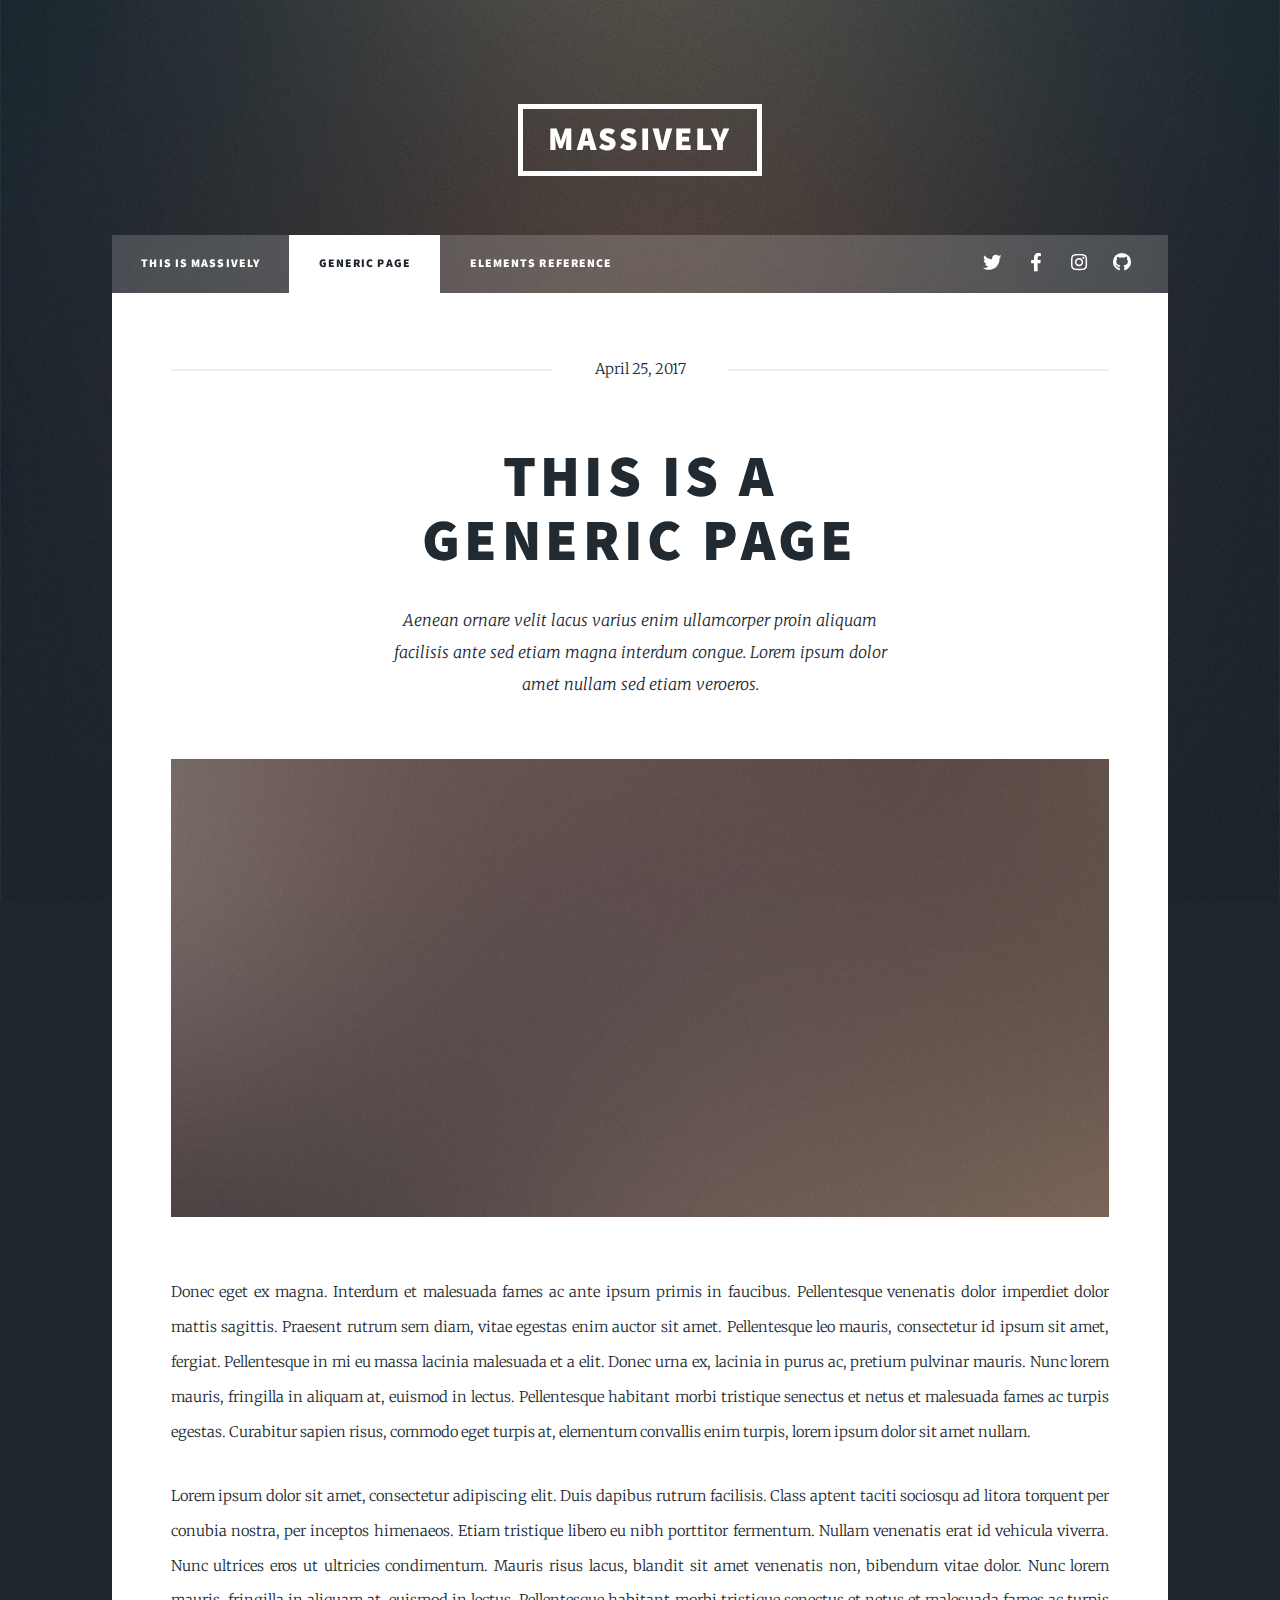
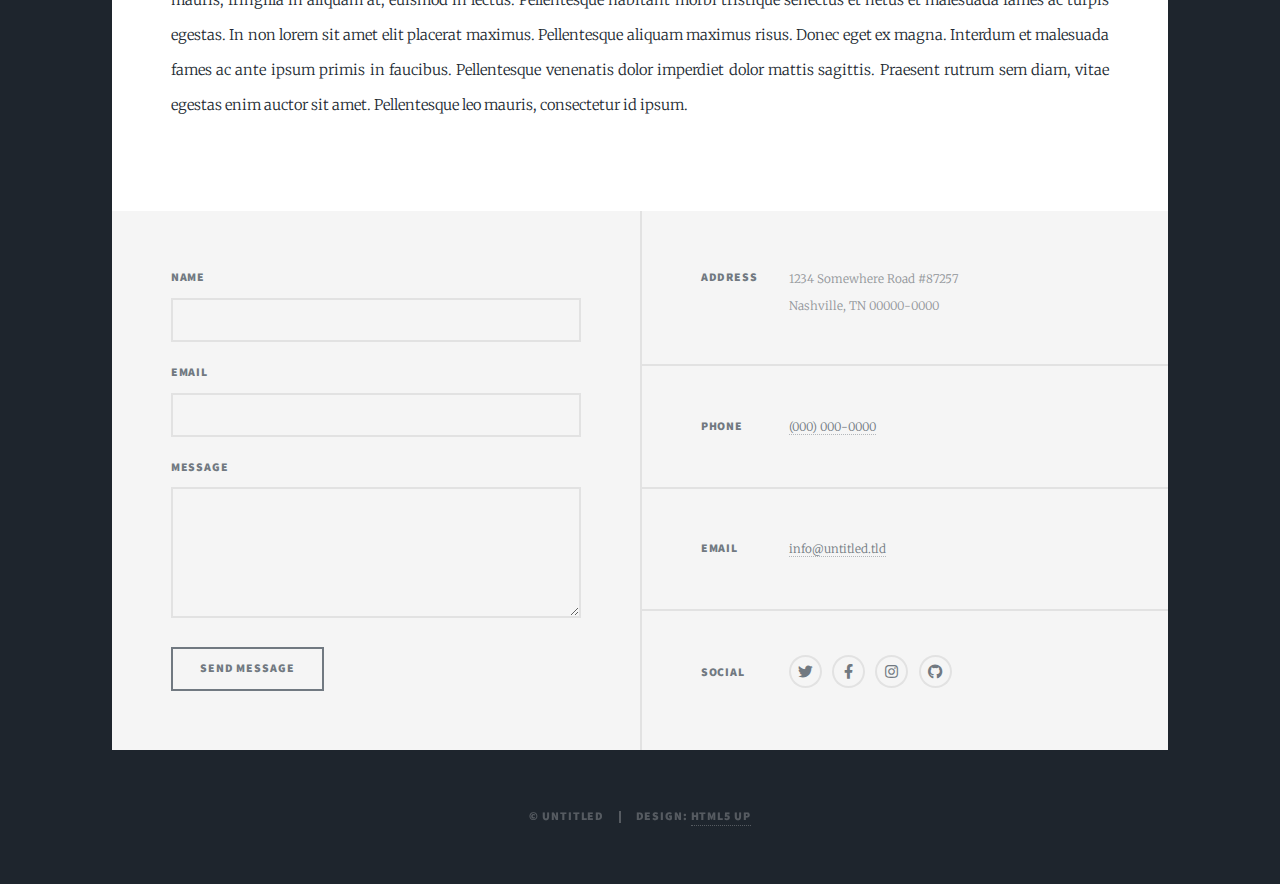
<file: generic.html>
<!DOCTYPE HTML>
<!--
	Massively by HTML5 UP
	html5up.net | @ajlkn
	Free for personal and commercial use under the CCA 3.0 license (html5up.net/license)
-->
<html>
	<head>
		<title>Generic Page - Massively by HTML5 UP</title>
		<meta charset="utf-8" />
		<meta name="viewport" content="width=device-width, initial-scale=1, user-scalable=no" />
		<link rel="stylesheet" href="assets/css/main.css" />
		<noscript><link rel="stylesheet" href="assets/css/noscript.css" /></noscript>
	</head>
	<body class="is-preload">

		<!-- Wrapper -->
			<div id="wrapper">

				<!-- Header -->
					<header id="header">
						<a href="index.html" class="logo">Massively</a>
					</header>

				<!-- Nav -->
					<nav id="nav">
						<ul class="links">
							<li><a href="index.html">This is Massively</a></li>
							<li class="active"><a href="generic.html">Generic Page</a></li>
							<li><a href="elements.html">Elements Reference</a></li>
						</ul>
						<ul class="icons">
							<li><a href="#" class="icon brands fa-twitter"><span class="label">Twitter</span></a></li>
							<li><a href="#" class="icon brands fa-facebook-f"><span class="label">Facebook</span></a></li>
							<li><a href="#" class="icon brands fa-instagram"><span class="label">Instagram</span></a></li>
							<li><a href="#" class="icon brands fa-github"><span class="label">GitHub</span></a></li>
						</ul>
					</nav>

				<!-- Main -->
					<div id="main">

						<!-- Post -->
							<section class="post">
								<header class="major">
									<span class="date">April 25, 2017</span>
									<h1>This is a<br />
									Generic Page</h1>
									<p>Aenean ornare velit lacus varius enim ullamcorper proin aliquam<br />
									facilisis ante sed etiam magna interdum congue. Lorem ipsum dolor<br />
									amet nullam sed etiam veroeros.</p>
								</header>
								<div class="image main"><img src="images/pic01.jpg" alt="" /></div>
								<p>Donec eget ex magna. Interdum et malesuada fames ac ante ipsum primis in faucibus. Pellentesque venenatis dolor imperdiet dolor mattis sagittis. Praesent rutrum sem diam, vitae egestas enim auctor sit amet. Pellentesque leo mauris, consectetur id ipsum sit amet, fergiat. Pellentesque in mi eu massa lacinia malesuada et a elit. Donec urna ex, lacinia in purus ac, pretium pulvinar mauris. Nunc lorem mauris, fringilla in aliquam at, euismod in lectus. Pellentesque habitant morbi tristique senectus et netus et malesuada fames ac turpis egestas. Curabitur sapien risus, commodo eget turpis at, elementum convallis enim turpis, lorem ipsum dolor sit amet nullam.</p>
								<p>Lorem ipsum dolor sit amet, consectetur adipiscing elit. Duis dapibus rutrum facilisis. Class aptent taciti sociosqu ad litora torquent per conubia nostra, per inceptos himenaeos. Etiam tristique libero eu nibh porttitor fermentum. Nullam venenatis erat id vehicula viverra. Nunc ultrices eros ut ultricies condimentum. Mauris risus lacus, blandit sit amet venenatis non, bibendum vitae dolor. Nunc lorem mauris, fringilla in aliquam at, euismod in lectus. Pellentesque habitant morbi tristique senectus et netus et malesuada fames ac turpis egestas. In non lorem sit amet elit placerat maximus. Pellentesque aliquam maximus risus. Donec eget ex magna. Interdum et malesuada fames ac ante ipsum primis in faucibus. Pellentesque venenatis dolor imperdiet dolor mattis sagittis. Praesent rutrum sem diam, vitae egestas enim auctor sit amet. Pellentesque leo mauris, consectetur id ipsum.</p>
							</section>

					</div>

				<!-- Footer -->
					<footer id="footer">
						<section>
							<form method="post" action="#">
								<div class="fields">
									<div class="field">
										<label for="name">Name</label>
										<input type="text" name="name" id="name" />
									</div>
									<div class="field">
										<label for="email">Email</label>
										<input type="text" name="email" id="email" />
									</div>
									<div class="field">
										<label for="message">Message</label>
										<textarea name="message" id="message" rows="3"></textarea>
									</div>
								</div>
								<ul class="actions">
									<li><input type="submit" value="Send Message" /></li>
								</ul>
							</form>
						</section>
						<section class="split contact">
							<section class="alt">
								<h3>Address</h3>
								<p>1234 Somewhere Road #87257<br />
								Nashville, TN 00000-0000</p>
							</section>
							<section>
								<h3>Phone</h3>
								<p><a href="#">(000) 000-0000</a></p>
							</section>
							<section>
								<h3>Email</h3>
								<p><a href="#">info@untitled.tld</a></p>
							</section>
							<section>
								<h3>Social</h3>
								<ul class="icons alt">
									<li><a href="#" class="icon brands alt fa-twitter"><span class="label">Twitter</span></a></li>
									<li><a href="#" class="icon brands alt fa-facebook-f"><span class="label">Facebook</span></a></li>
									<li><a href="#" class="icon brands alt fa-instagram"><span class="label">Instagram</span></a></li>
									<li><a href="#" class="icon brands alt fa-github"><span class="label">GitHub</span></a></li>
								</ul>
							</section>
						</section>
					</footer>

				<!-- Copyright -->
					<div id="copyright">
						<ul><li>&copy; Untitled</li><li>Design: <a href="https://html5up.net">HTML5 UP</a></li></ul>
					</div>

			</div>

		<!-- Scripts -->
			<script src="assets/js/jquery.min.js"></script>
			<script src="assets/js/jquery.scrollex.min.js"></script>
			<script src="assets/js/jquery.scrolly.min.js"></script>
			<script src="assets/js/browser.min.js"></script>
			<script src="assets/js/breakpoints.min.js"></script>
			<script src="assets/js/util.js"></script>
			<script src="assets/js/main.js"></script>

	</body>
</html>
</file>
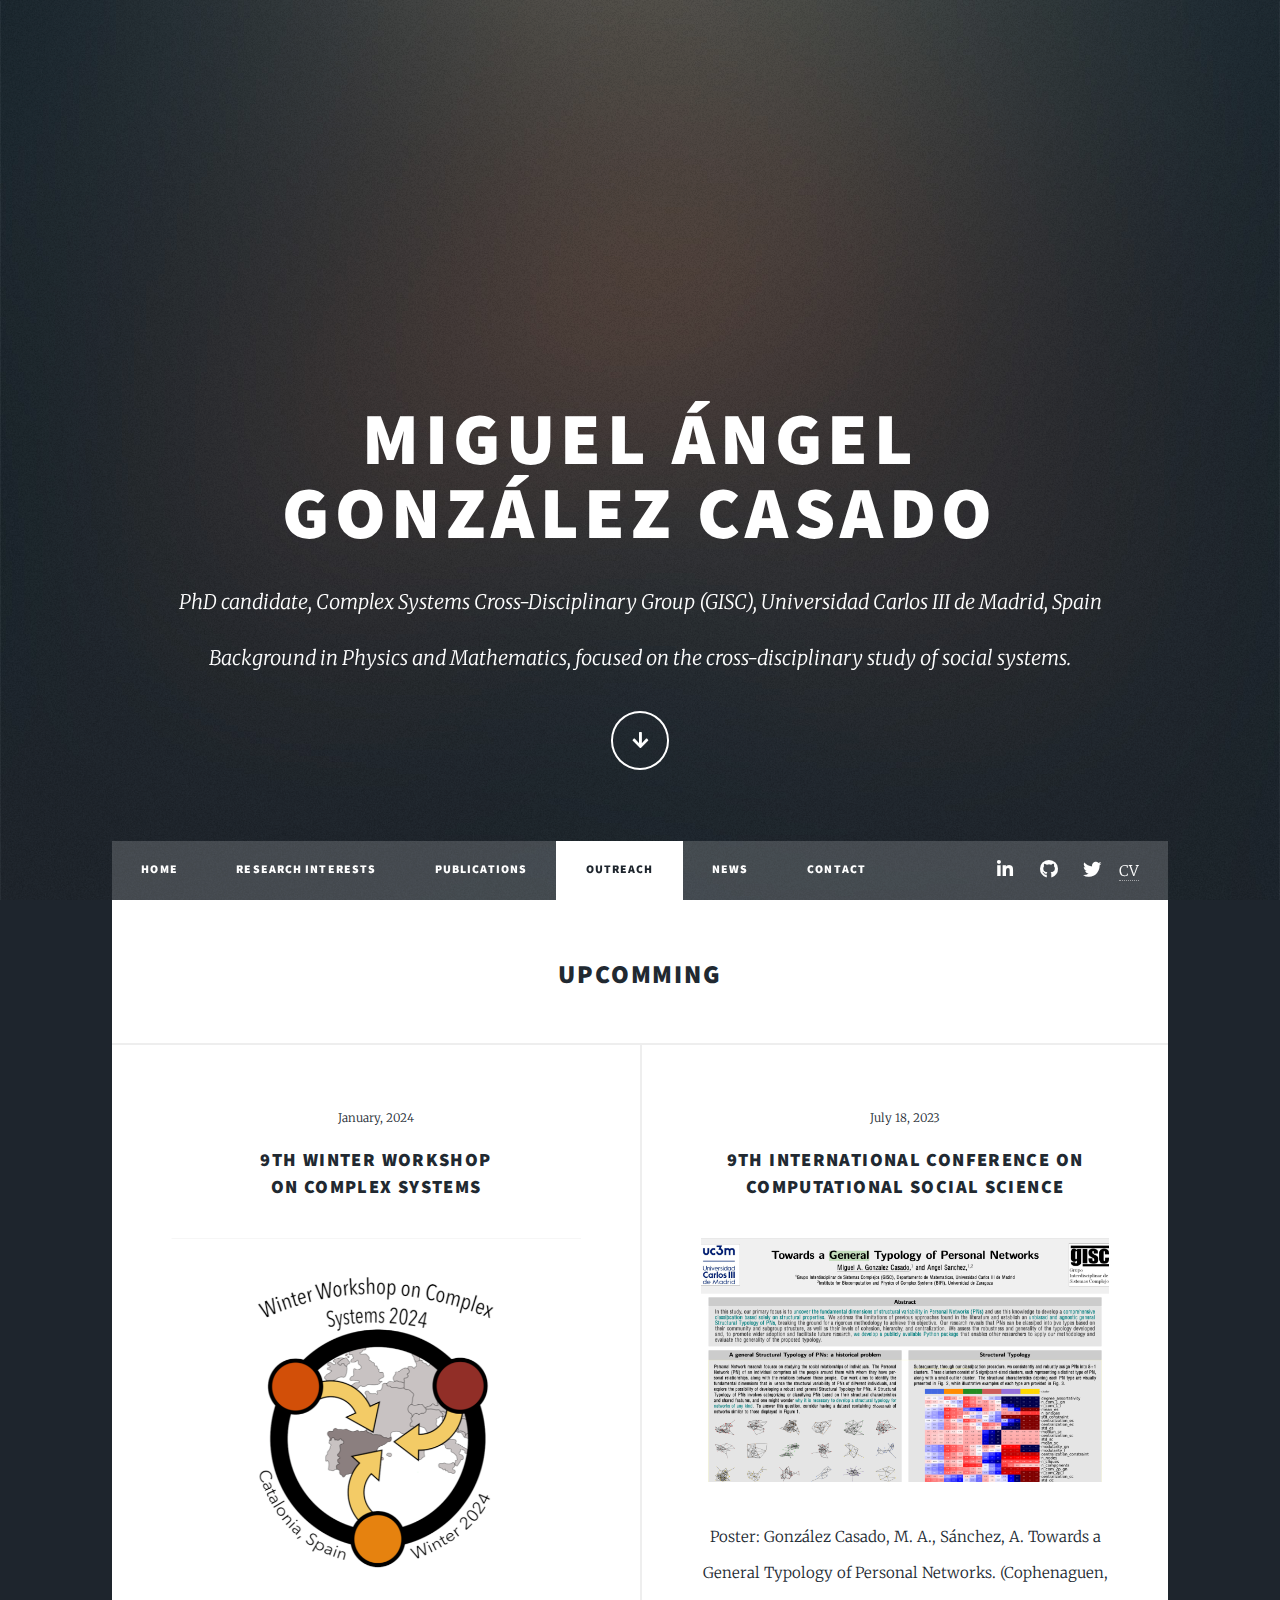
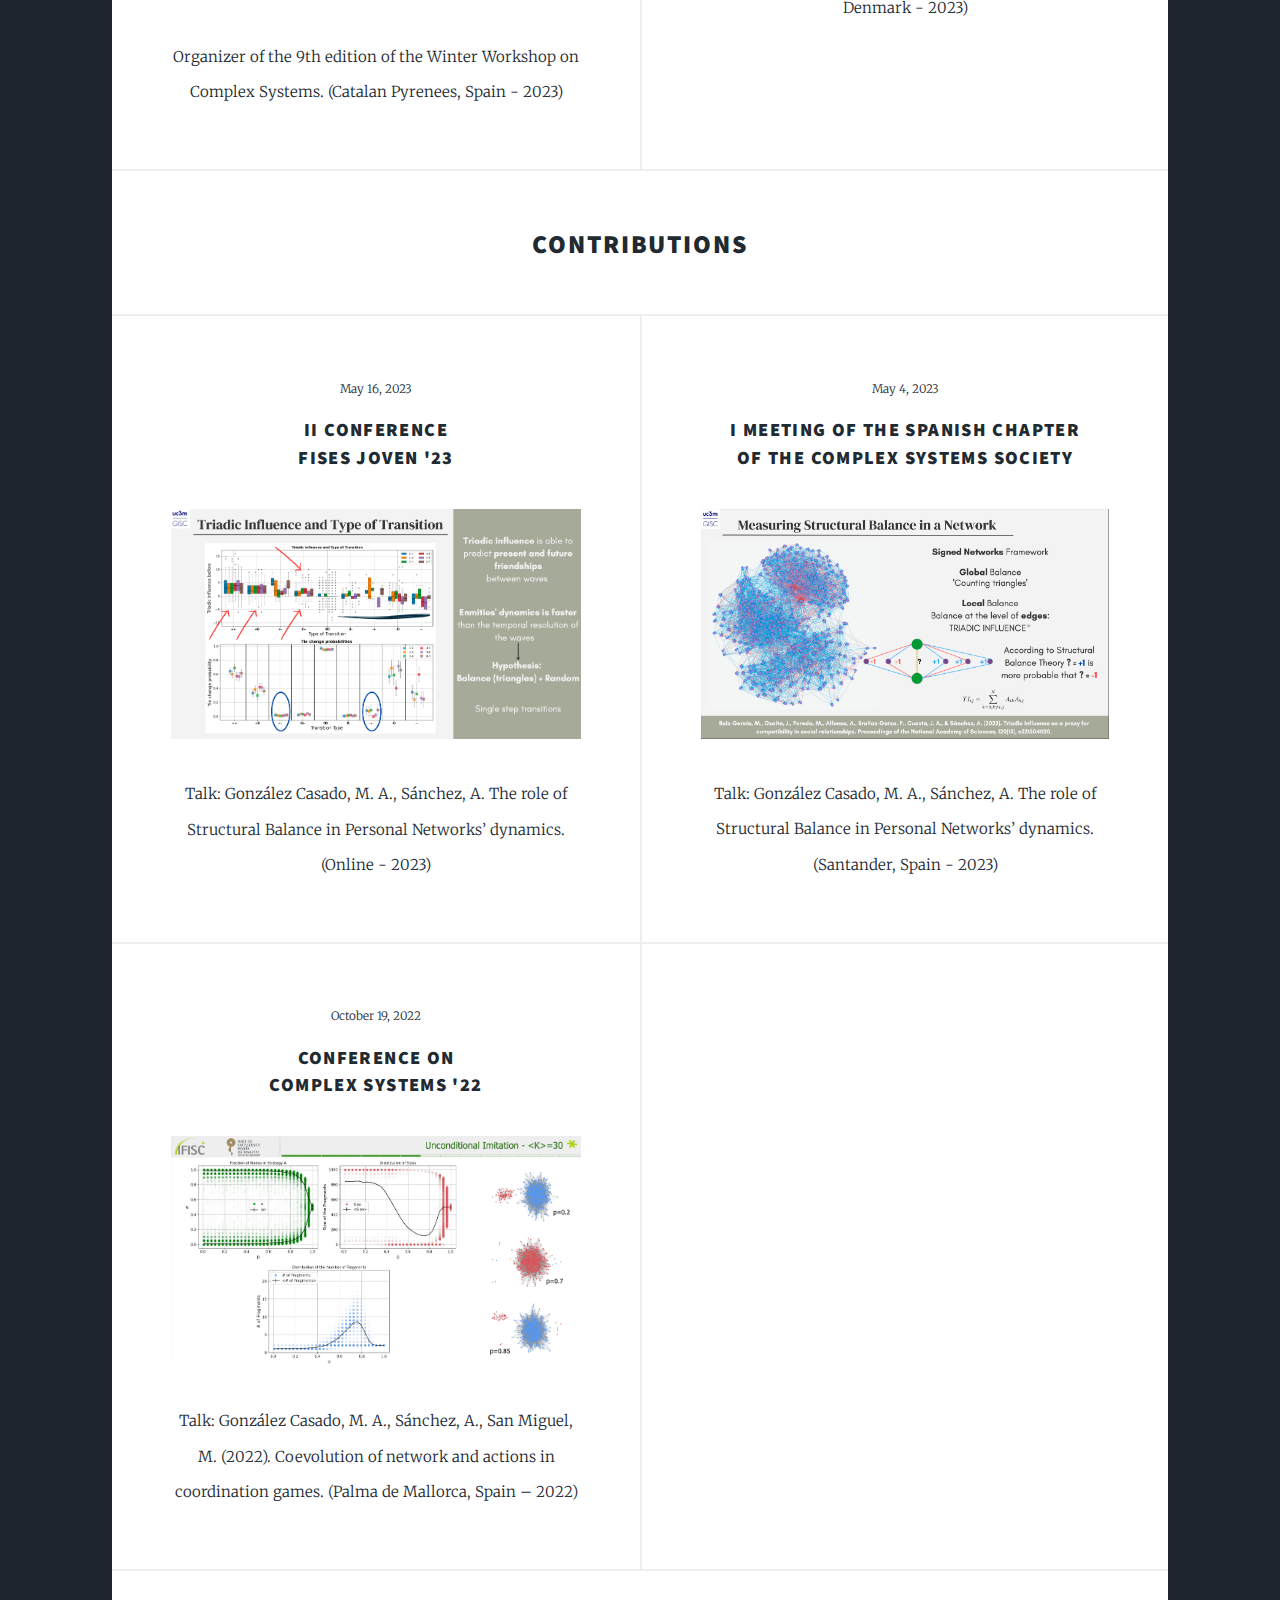
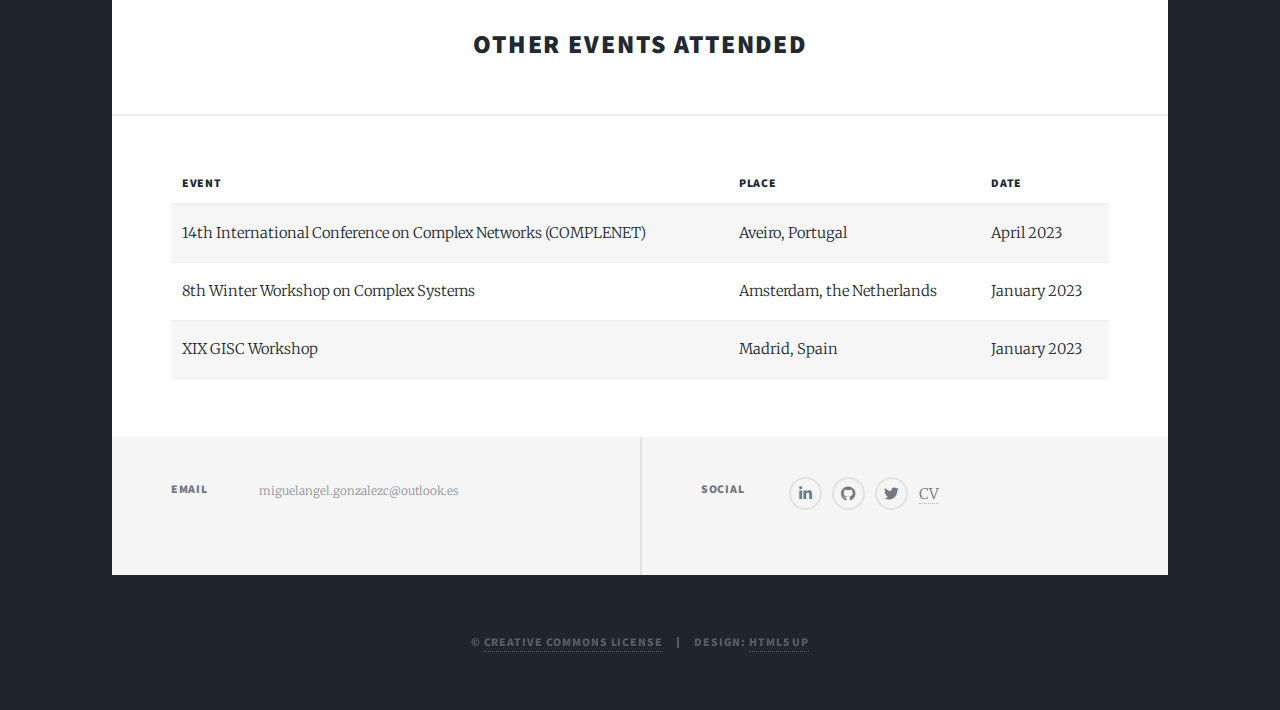
<file: outreach.html>
<!DOCTYPE HTML>
<!--
	Massively by HTML5 UP
	html5up.net | @ajlkn
	Free for personal and commercial use under the CCA 3.0 license (html5up.net/license)
-->
<html>
	<head>
		<title>Miguel Ángel González Casado</title>
		<meta charset="utf-8" />
		<meta name="viewport" content="width=device-width, initial-scale=1, user-scalable=no" />
		<link rel="stylesheet" href="assets/css/main.css" />
		<noscript><link rel="stylesheet" href="assets/css/noscript.css" /></noscript>
	</head>
	<body class="is-preload">

		<!-- Wrapper -->
			<div id="wrapper" class="fade-in">

				<!-- Intro -->
					<div id="intro">
						<h1>Miguel Ángel<br />
						González Casado</h1>
						<p style="font-size: 20px">PhD candidate, Complex Systems Cross-Disciplinary Group (GISC), Universidad Carlos III de Madrid, Spain</p>
						<p style="font-size: 20px; margin-top: -20px">Background in Physics and Mathematics, focused on the cross-disciplinary study of social systems.</p>
						<ul class="actions">
							<li><a href="#header" class="button icon solid solo fa-arrow-down scrolly">Continue</a></li>
						</ul>
					</div>

				<!-- Header -->
					<header id="header">
						<a class="logo">Miguel A. González Casado</a>
					</header>

				<!-- Nav -->
					<nav id="nav">
						<ul class="links">
							<li><a href="index.html">Home</a></li>
							<li><a href="generic.html">Research Interests</a></li>
							<li><a href="publications.html">Publications</a></li>
							<li class="active"><a href="outreach.html">Outreach</a></li>
							<li><a href="elements.html">News</a></li>
							<li><a href="contact.html">Contact</a></li>
						</ul>
						<ul class="icons">
							<li><a href="https://www.linkedin.com/in/miguel-ángel-gonzález-casado-51729b219/" class="icon brands fa-linkedin-in"><span class="label">Linked-In</span></a></li>
							<li><a href="https://github.com/miguelangel-gonzalezc" class="icon brands fa-github"><span class="label">GitHub</span></a></li>
							<li><a href="https://twitter.com/MiguelAGonzC" class="icon brands fa-twitter"><span class="label">Twitter</span></a></li>
							<li><a href="/images/CV_english.pdf" CV><span class="label">CV</span></a></li>
						</ul>
					</nav>

				<!-- Main -->
					<div id="main">
						<header>
							<h2 style="text-align:center">Upcomming</h2>
						</header>
							<section class="posts">								
								<article>
									<header>
										<span class="date">January, 2024</span>
										<h3><a href="https://wwcs2024.github.io">9th Winter Workshop<br />
										on Complex Systems</a></h3>
									</header>
									<a class="image fit"><img src="images/wwcs24.png" alt="" /></a>
									<p style="font-size: 15px ; text-align:center">Organizer of the 9th edition of the Winter Workshop on Complex Systems. (Catalan Pyrenees, Spain - 2023)</p>
								</article>
								<article>
									<header>
										<span class="date">July 18, 2023</span>
										<h3><a href="https://www.ic2s2.org">9th International Conference on<br />
										Computational Social Science</a></h3>
									</header>
									<a class="image fit"><img src="images/ic2s223.png" alt="" /></a>
									<p style="font-size: 15px ; text-align:center">Poster: González Casado, M. A., Sánchez, A. Towards a General Typology of Personal Networks. (Cophenaguen, Denmark - 2023)</p>
								</article>
							</section>
						<header>
							<h2 style="text-align:center">Contributions</h2>
						</header>
							<section class="posts">
								<article>
									<header>
										<span class="date">May 16, 2023</span>
										<h3><a href="https://fisesjoven23.gefenol.es">II Conference<br />
										FisEs Joven '23 </a></h3>
									</header>
									<a class="image fit"><img src="images/fisesjoven23.png" alt="" /></a>
									<p style="font-size: 15px ; text-align:center">Talk: González Casado, M. A., Sánchez, A. The role of Structural Balance in Personal Networks’ dynamics. (Online - 2023)</p>
								</article>
								<article>
									<header>
										<span class="date">May 4, 2023</span>
										<h3><a href="https://indico.ifca.es/event/2862/">I Meeting of the Spanish Chapter<br />
										of the Complex Systems Society</a></h3>
									</header>
									<a class="image fit"><img src="images/cs323.png" alt="" /></a>
									<p style="font-size: 15px ; text-align:center">Talk: González Casado, M. A., Sánchez, A. The role of Structural Balance in Personal Networks’ dynamics. (Santander, Spain - 2023)</p>
								</article>
								<article>
									<header>
										<span class="date">October 19, 2022</span>
										<h3><a href="https://www.ccs2022.org">Conference on<br />
										Complex Systems '22</a></h3>
									</header>
									<a class="image fit"><img src="images/ccs22.png" alt="" /></a>
									<p style="font-size: 15px ; text-align:center">Talk: González Casado, M. A., Sánchez, A., San Miguel, M. (2022). Coevolution of network and actions in coordination games. (Palma de Mallorca, Spain – 2022)</p>
								</article>
								<article>
								</article>
							</section>
						<!-- Table -->
						<header>
							<h2 style="text-align:center">Other Events Attended</h2>
						</header>
							<div class="table-wrapper">
								<table>
									<thead>
										<tr>
											<th>Event</th>
											<th>Place</th>
											<th>Date</th>
										</tr>
									</thead>
									<tbody>
										<tr>
											<td>14th International Conference on Complex Networks (COMPLENET)</td>
											<td>Aveiro, Portugal</td>
											<td>April 2023</td>
										</tr>
										<tr>
											<td>8th Winter Workshop on Complex Systems</td>
											<td>Amsterdam, the Netherlands</td>
											<td>January 2023</td>
										</tr>
										<tr>
											<td>XIX GISC Workshop</td>
											<td>Madrid, Spain</td>
											<td>January 2023</td>
										</tr>
									</tbody>
								</table>
							</div>
					</div>

					<!-- Footer -->
					<footer id="footer">
						<section class="split contact">
							<section class="alt">
								<h3>Email</h3><br>
								<p>miguelangel.gonzalezc@outlook.es</p>
							</section>
						</section>
						<section class="split contact">
							<section class="alt">
								<h3>Social</h3><br>
								<ul class="icons alt">
									<li><a href="https://www.linkedin.com/in/miguel-ángel-gonzález-casado-51729b219/" class="icon brands fa-linkedin-in"><span class="label">Linked-In</span></a></li>
									<li><a href="https://github.com/miguelangel-gonzalezc" class="icon brands fa-github"><span class="label">GitHub</span></a></li>
									<li><a href="https://twitter.com/MiguelAGonzC" class="icon brands fa-twitter"><span class="label">Twitter</span></a></li>
									<li><a href="/images/CV_english.pdf" CV><span class="label">CV</span></a></li>
								</ul>
							</section>
						</section>
					</footer>

				<!-- Copyright -->
					<div id="copyright">
						<ul><li>&copy; <a href="https://html5up.net/license"> Creative Commons license </a> </li><li>Design: <a href="https://html5up.net">HTML5 UP</a></li></ul>
					</div>

			</div>

		<!-- Scripts -->
			<script src="assets/js/jquery.min.js"></script>
			<script src="assets/js/jquery.scrollex.min.js"></script>
			<script src="assets/js/jquery.scrolly.min.js"></script>
			<script src="assets/js/browser.min.js"></script>
			<script src="assets/js/breakpoints.min.js"></script>
			<script src="assets/js/util.js"></script>
			<script src="assets/js/main.js"></script>

	</body>
</html>
</file>
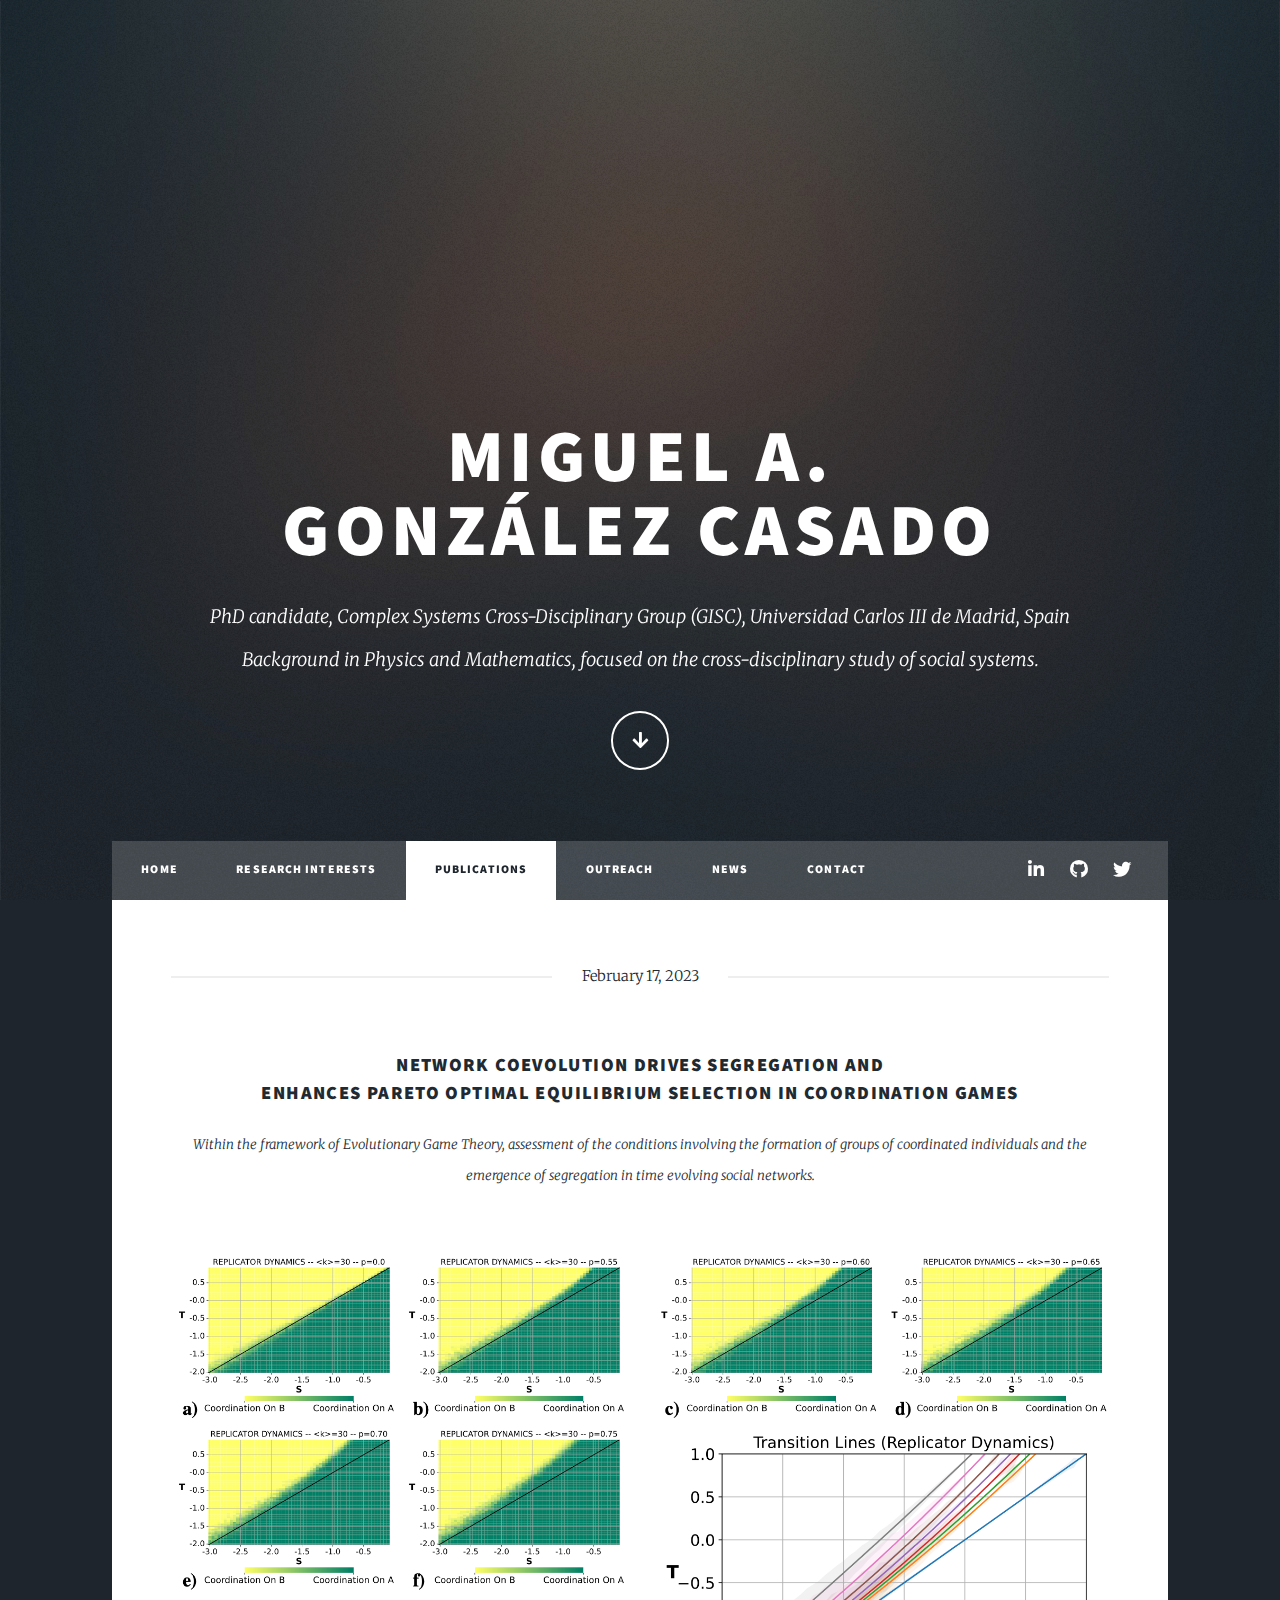
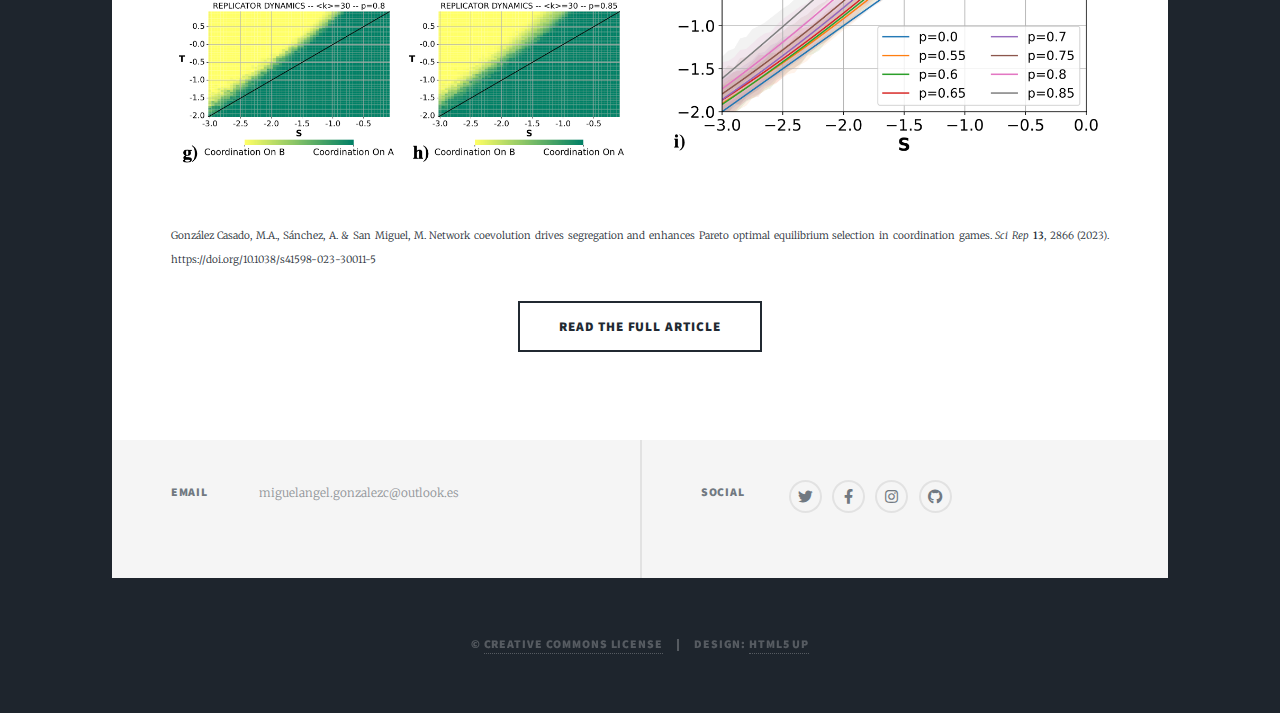
<file: publications.html>
<!DOCTYPE HTML>
<!--
	Massively by HTML5 UP
	html5up.net | @ajlkn
	Free for personal and commercial use under the CCA 3.0 license (html5up.net/license)
-->
<html>
	<head>
		<title>Massively by HTML5 UP</title>
		<meta charset="utf-8" />
		<meta name="viewport" content="width=device-width, initial-scale=1, user-scalable=no" />
		<link rel="stylesheet" href="assets/css/main.css" />
		<noscript><link rel="stylesheet" href="assets/css/noscript.css" /></noscript>
	</head>
	<body class="is-preload">

		<!-- Wrapper -->
			<div id="wrapper" class="fade-in">

				<!-- Intro -->
					<div id="intro">
						<h1>Miguel A.<br />
						González Casado</h1>
						<p>PhD candidate, Complex Systems Cross-Disciplinary Group (GISC), Universidad Carlos III de Madrid, Spain<br />
						Background in Physics and Mathematics, focused on the cross-disciplinary study of social systems.</p>
						<ul class="actions">
							<li><a href="#header" class="button icon solid solo fa-arrow-down scrolly">Continue</a></li>
						</ul>
					</div>

				<!-- Header -->
					<header id="header">
						<a href="index.html" class="logo">Miguel Ángel González Casado</a>
					</header>

				<!-- Nav -->
					<nav id="nav">
						<ul class="links">
							<li><a href="index.html">Home</a></li>
							<li><a href="generic.html">Research Interests</a></li>
							<li class="active"><a href="elements.html">Publications</a></li>
							<li><a href="elements.html">Outreach</a></li>
							<li><a href="elements.html">News</a></li>
							<li><a href="elements.html">Contact</a></li>
						</ul>
						<ul class="icons">
							<li><a href="https://www.linkedin.com/in/miguel-ángel-gonzález-casado-51729b219/" class="icon brands fa-linkedin-in"><span class="label">Linked-In</span></a></li>
							<li><a href="https://github.com/miguelangel-gonzalezc" class="icon brands fa-github"><span class="label">GitHub</span></a></li>
							<li><a href="#" class="icon brands fa-twitter"><span class="label">Twitter</span></a></li>
						</ul>
					</nav>

				<!-- Main -->
					<div id="main">

						<!-- Featured Post -->
							<article class="post featured">
								<header class="major">
									<span class="date">February 17, 2023</span>
									<h3> Network coevolution drives segregation and<br />
									enhances Pareto optimal equilibrium selection in coordination games </h3>
									<p>Within the framework of Evolutionary Game Theory, assessment of the conditions involving the formation of groups of coordinated individuals and the emergence of segregation in time evolving social networks.</p>
								</header>
								<a class="image main"><img src="images/paper1.png" alt="" /></a>
								<center><p style="font-size: 10px">González Casado, M.A., Sánchez, A. & San Miguel, M. Network coevolution drives segregation and enhances Pareto optimal equilibrium selection in coordination games. <i>Sci Rep</i> <b>13</b>, 2866 (2023). https://doi.org/10.1038/s41598-023-30011-5</p></center>
								<ul class="actions special">
									<li><a href="https://doi.org/10.1038/s41598-023-30011-5" class="button large">Read the full article</a></li>
								</ul>
							</article>

						<!-- Posts (cuando se publiquen más artículos, combinar big post con small posts) -->
						<!--	<section class="posts">
								<article>
									<header>
										<span class="date">February 17, 2023</span>
										<h2><a href="#">Network coevolution drives segregation and<br />
										enhances Pareto optimal equilibrium selection in coordination games</a></h2>
									</header>
									<a href="#" class="image fit"><img src="images/paper1.png" alt="" /></a>
									<p>Within the framework of Evolutionary Game Theory, study of the conditions involving the formation of groups of coordinated individuals and the emergence of segregation in time evolving social networks.</p>
									<ul class="actions special">
										<li><a href="https://doi.org/10.1038/s41598-023-30011-5" class="button">Read the full article</a></li>
									</ul>
								</article>
							</section>
						-->

						<!-- Footer -->
						<!--	<footer>
								<div class="pagination">
						-->
									<!--<a href="#" class="previous">Prev</a>-->
						<!--
									<a href="#" class="page active">1</a>
									<a href="#" class="page">2</a>
									<a href="#" class="page">3</a>
									<span class="extra">&hellip;</span>
									<a href="#" class="page">8</a>
									<a href="#" class="page">9</a>
									<a href="#" class="page">10</a>
									<a href="#" class="next">Next</a>
								</div>
							</footer>
						-->

					</div>

				<!-- Footer -->
					<footer id="footer">
						<section class="split contact">
							<section class="alt">
								<h3>Email</h3><br>
								<p>miguelangel.gonzalezc@outlook.es</p>
							</section>
						</section>
						<section class="split contact">
							<section class="alt">
								<h3>Social</h3><br>
								<ul class="icons alt">
									<li><a href="#" class="icon brands alt fa-twitter"><span class="label">Twitter</span></a></li>
									<li><a href="#" class="icon brands alt fa-facebook-f"><span class="label">Facebook</span></a></li>
									<li><a href="#" class="icon brands alt fa-instagram"><span class="label">Instagram</span></a></li>
									<li><a href="#" class="icon brands alt fa-github"><span class="label">GitHub</span></a></li>
								</ul>
							</section>
						</section>
					</footer>

				<!-- Copyright -->
					<div id="copyright">
						<ul><li>&copy; <a href="https://html5up.net/license"> Creative Commons license </a> </li><li>Design: <a href="https://html5up.net">HTML5 UP</a></li></ul>
					</div>

			</div>

		<!-- Scripts -->
			<script src="assets/js/jquery.min.js"></script>
			<script src="assets/js/jquery.scrollex.min.js"></script>
			<script src="assets/js/jquery.scrolly.min.js"></script>
			<script src="assets/js/browser.min.js"></script>
			<script src="assets/js/breakpoints.min.js"></script>
			<script src="assets/js/util.js"></script>
			<script src="assets/js/main.js"></script>

	</body>
</html>
</file>
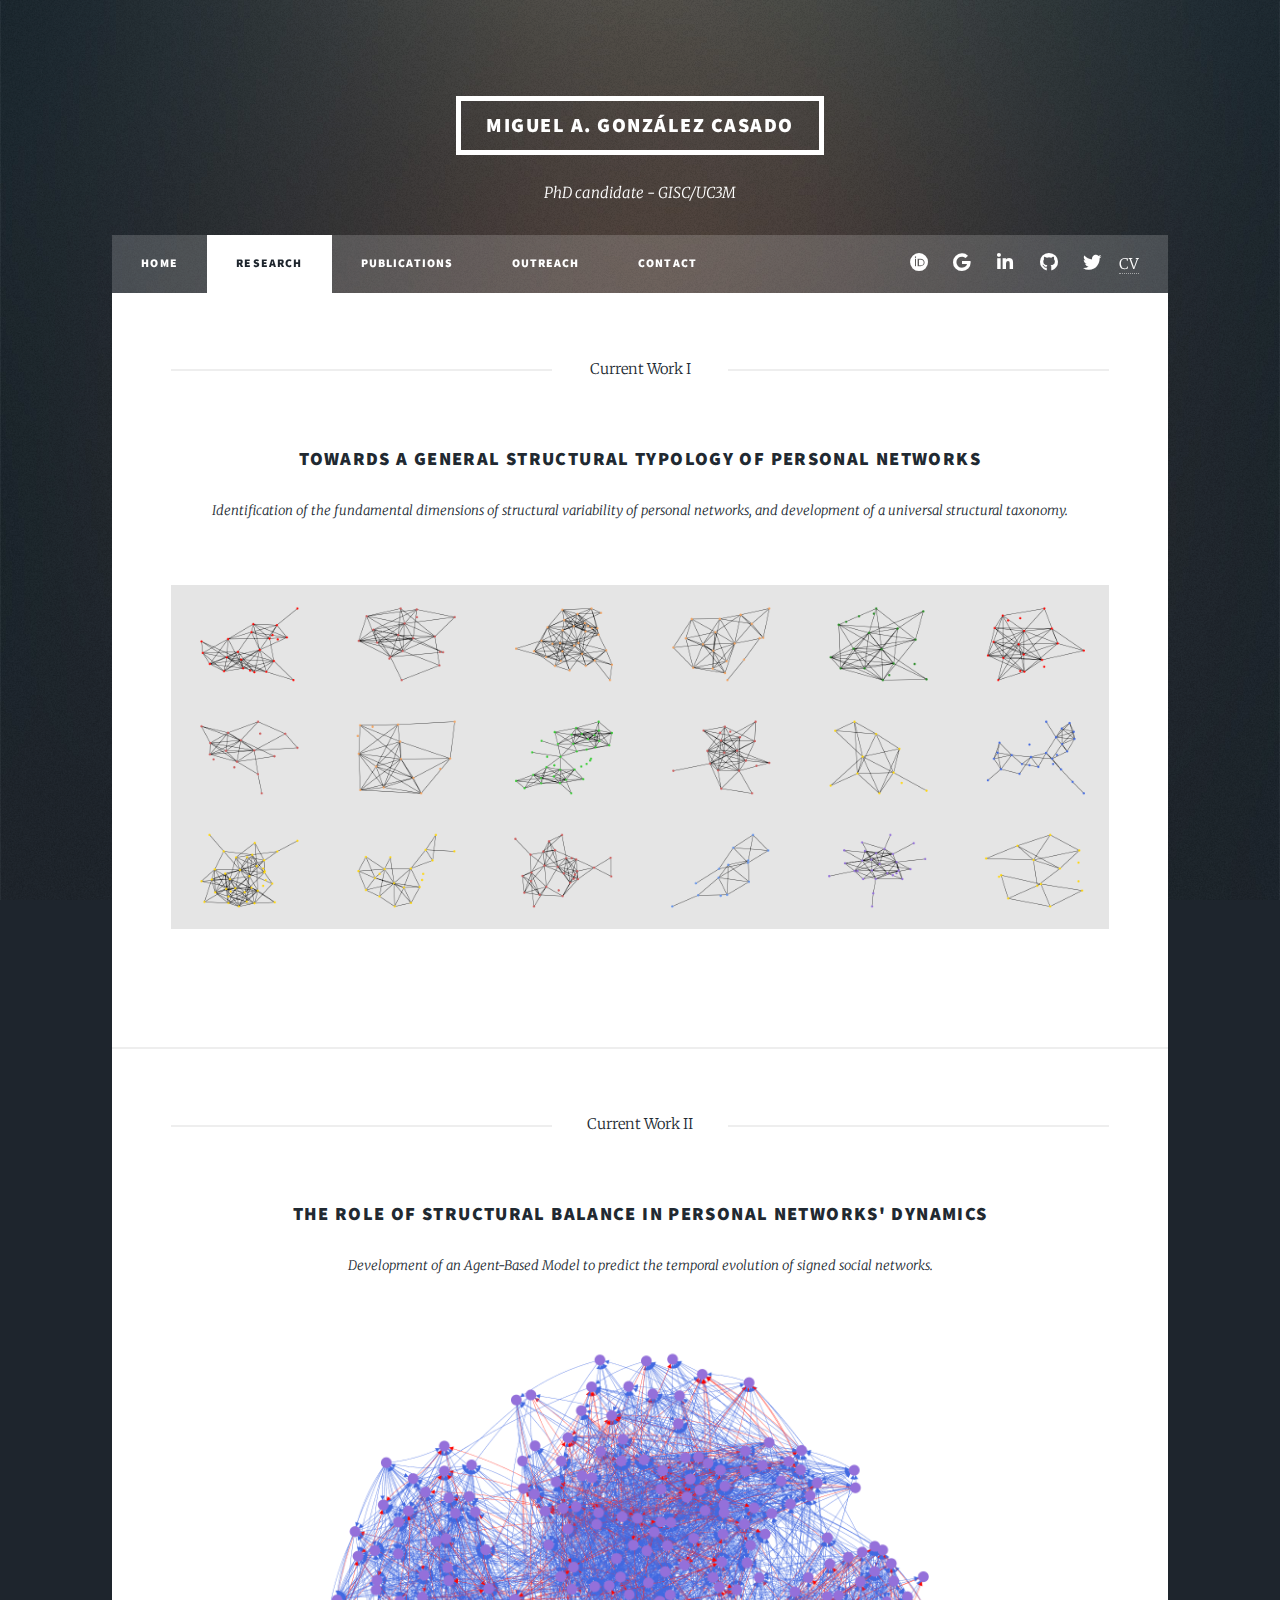
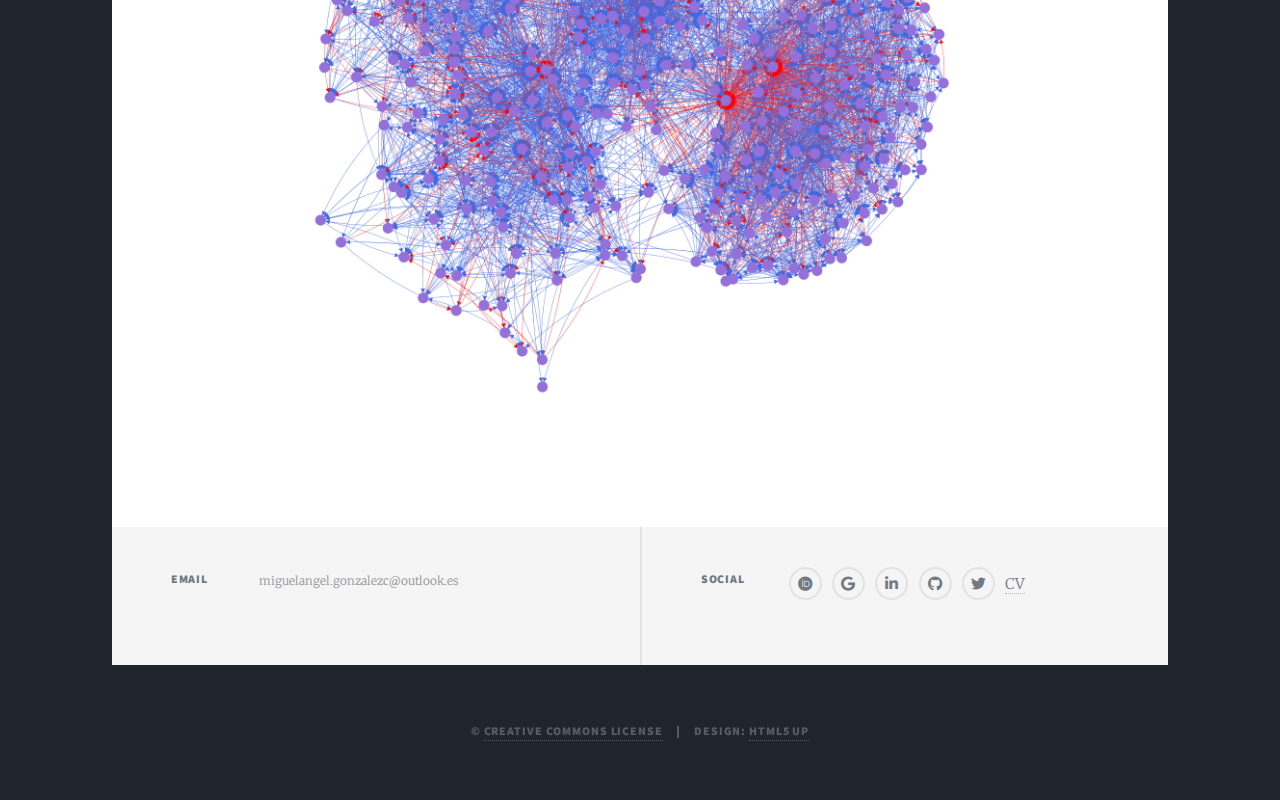
<file: research.html>
<!DOCTYPE HTML>
<!--
	Massively by HTML5 UP
	html5up.net | @ajlkn
	Free for personal and commercial use under the CCA 3.0 license (html5up.net/license)
-->
<html>
	<head>
		<title>Miguel Ángel González Casado</title>
		<meta charset="utf-8" />
		<meta name="viewport" content="width=device-width, initial-scale=1, user-scalable=no" />
		<link rel="stylesheet" href="assets/css/main.css" />
		<noscript><link rel="stylesheet" href="assets/css/noscript.css" /></noscript>
	</head>
	<body class="is-preload">

		<!-- Wrapper -->
			<div id="wrapper" class="fade-in">

				<!-- Intro -->

				<!-- Header -->
					<header id="header">
						<a class="logo" style="font-size: 20px">Miguel A. González Casado</a>
						<p style="margin-top: 20px ; margin-bottom: -35px ; text-align:center ; font-size: 15px">PhD candidate - GISC/UC3M</p>
					</header>

				<!-- Nav -->
					<nav id="nav">
						<ul class="links">
							<li><a href="index.html">Home</a></li>
							<li class="active"><a href="research.html">Research</a></li>
							<li><a href="publications.html">Publications</a></li>
							<li><a href="outreach.html">Outreach</a></li>
							<li><a href="contact.html">Contact</a></li>
						</ul>
						<ul class="icons">
							<li><a href="https://orcid.org/my-orcid?orcid=0000-0003-1369-2977" class="icon brands fa-orcid"><span class="label">ORCID</span></a></li>
							<li><a href="https://scholar.google.es/citations?hl=es&user=xM-bZGoAAAAJ" class="icon brands fa-google"><span class="label">Scholar</span></a></li>
							<li><a href="https://www.linkedin.com/in/miguel-ángel-gonzález-casado-51729b219/" class="icon brands fa-linkedin-in"><span class="label">Linked-In</span></a></li>
							<li><a href="https://github.com/miguelangel-gonzalezc" class="icon brands fa-github"><span class="label">GitHub</span></a></li>
							<li><a href="https://twitter.com/MiguelAGonzC" class="icon brands fa-twitter"><span class="label">Twitter</span></a></li>
							<li><a href="/images/CV_english.pdf" CV><span class="label">CV</span></a></li>							
						</ul>
					</nav>

				<!-- Main -->
					<div id="main">
						<!-- Featured Post -->
							<article class="post featured">
								<header class="major">
									<span class="date">Current Work I</span>
									<h3> Towards a General Structural Typology of Personal Networks </h3>
									<p>Identification of the fundamental dimensions of structural variability of personal networks, and development of a universal structural taxonomy.</p>
								</header>
								<a class="image main"><img src="images/cw1.png" alt="" /></a>
							</article>
							<article class="post featured">
								<header class="major">
									<span class="date">Current Work II</span>
									<h3> The role of Structural Balance in Personal Networks' Dynamics </h3>
									<p>Development of an Agent-Based Model to predict the temporal evolution of signed social networks.</p>
								</header>
								<a class="image main"><img src="images/cw2.png" alt="" /></a>
							</article>
					</div>

				<!-- Footer -->
					<footer id="footer">
						<section class="split contact">
							<section class="alt">
								<h3>Email</h3><br>
								<p>miguelangel.gonzalezc@outlook.es</p>
							</section>
						</section>
						<section class="split contact">
							<section class="alt">
								<h3>Social</h3><br>
								<ul class="icons alt">
									<li><a href="https://orcid.org/my-orcid?orcid=0000-0003-1369-2977" class="icon brands fa-orcid"><span class="label">ORCID</span></a></li>
									<li><a href="https://scholar.google.es/citations?hl=es&user=xM-bZGoAAAAJ" class="icon brands fa-google"><span class="label">Scholar</span></a></li>
									<li><a href="https://www.linkedin.com/in/miguel-ángel-gonzález-casado-51729b219/" class="icon brands fa-linkedin-in"><span class="label">Linked-In</span></a></li>
									<li><a href="https://github.com/miguelangel-gonzalezc" class="icon brands fa-github"><span class="label">GitHub</span></a></li>
									<li><a href="https://twitter.com/MiguelAGonzC" class="icon brands fa-twitter"><span class="label">Twitter</span></a></li>
									<li><a href="/images/CV_english.pdf" CV><span class="label">CV</span></a></li>							
								</ul>
							</section>
						</section>
					</footer>

				<!-- Copyright -->
					<div id="copyright">
						<ul><li>&copy; <a href="https://html5up.net/license"> Creative Commons license </a> </li><li>Design: <a href="https://html5up.net">HTML5 UP</a></li></ul>
					</div>

			</div>

		<!-- Scripts -->
			<script src="assets/js/jquery.min.js"></script>
			<script src="assets/js/jquery.scrollex.min.js"></script>
			<script src="assets/js/jquery.scrolly.min.js"></script>
			<script src="assets/js/browser.min.js"></script>
			<script src="assets/js/breakpoints.min.js"></script>
			<script src="assets/js/util.js"></script>
			<script src="assets/js/main.js"></script>

	</body>
</html>
</file>
<file: assets/css/main.css>
@import url(fontawesome-all.min.css);
@import url("https://fonts.googleapis.com/css?family=Merriweather:300,700,300italic,700italic|Source+Sans+Pro:900");

/*
	Massively by HTML5 UP
	html5up.net | @ajlkn
	Free for personal and commercial use under the CCA 3.0 license (html5up.net/license)
*/

html, body, div, span, applet, object,
iframe, h1, h2, h3, h4, h5, h6, p, blockquote,
pre, a, abbr, acronym, address, big, cite,
code, del, dfn, em, img, ins, kbd, q, s, samp,
small, strike, strong, sub, sup, tt, var, b,
u, i, center, dl, dt, dd, ol, ul, li, fieldset,
form, label, legend, table, caption, tbody,
tfoot, thead, tr, th, td, article, aside,
canvas, details, embed, figure, figcaption,
footer, header, hgroup, menu, nav, output, ruby,
section, summary, time, mark, audio, video {
	margin: 0;
	padding: 0;
	border: 0;
	font-size: 100%;
	font: inherit;
	vertical-align: baseline;}

article, aside, details, figcaption, figure,
footer, header, hgroup, menu, nav, section {
	display: block;}

body {
	line-height: 1;
}

ol, ul {
	list-style: none;
}

blockquote, q {
	quotes: none;
}

	blockquote:before, blockquote:after, q:before, q:after {
		content: '';
		content: none;
	}

table {
	border-collapse: collapse;
	border-spacing: 0;
}

body {
	-webkit-text-size-adjust: none;
}

mark {
	background-color: transparent;
	color: inherit;
}

input::-moz-focus-inner {
	border: 0;
	padding: 0;
}

input, select, textarea {
	-moz-appearance: none;
	-webkit-appearance: none;
	-ms-appearance: none;
	appearance: none;
}

/* Basic */

	@-ms-viewport {
		width: device-width;
	}

	body {
		-ms-overflow-style: scrollbar;
	}

	@media screen and (max-width: 480px) {

		html, body {
			min-width: 320px;
		}

	}

	html {
		box-sizing: border-box;
	}

	*, *:before, *:after {
		box-sizing: inherit;
	}

	body {
		background-color: #1e252d;
	}

		body.is-preload *, body.is-preload *:before, body.is-preload *:after {
			-moz-animation: none !important;
			-webkit-animation: none !important;
			-ms-animation: none !important;
			animation: none !important;
			-moz-transition: none !important;
			-webkit-transition: none !important;
			-ms-transition: none !important;
			transition: none !important;
		}

/* Type */

	html {
		font-size: 16pt;
	}

		@media screen and (max-width: 1680px) {

			html {
				font-size: 12pt;
			}

		}

		@media screen and (max-width: 1280px) {

			html {
				font-size: 11pt;
			}

		}

		@media screen and (max-width: 360px) {

			html {
				font-size: 10pt;
			}

		}

	body {
		color: #212931;
	}

	body, input, select, textarea {
		font-family: "Merriweather", Georgia, serif;
		font-weight: 300;
		font-size: 1rem;
		line-height: 2.375;
	}

	a {
		-moz-transition: color 0.2s ease-in-out, background-color 0.2s ease-in-out, border-color 0.2s ease-in-out, box-shadow 0.2s ease-in-out;
		-webkit-transition: color 0.2s ease-in-out, background-color 0.2s ease-in-out, border-color 0.2s ease-in-out, box-shadow 0.2s ease-in-out;
		-ms-transition: color 0.2s ease-in-out, background-color 0.2s ease-in-out, border-color 0.2s ease-in-out, box-shadow 0.2s ease-in-out;
		transition: color 0.2s ease-in-out, background-color 0.2s ease-in-out, border-color 0.2s ease-in-out, box-shadow 0.2s ease-in-out;
		border-bottom: dotted 1px;
		text-decoration: none;
	}

		a:hover {
			border-bottom-color: transparent;
		}

	strong, b {
		font-weight: 600;
	}

	em, i {
		font-style: italic;
	}

	p {
		text-align: justify;
		margin: 0 0 2rem 0;
	}

	h1, h2, h3, h4, h5, h6 {
		font-family: "Source Sans Pro", Helvetica, sans-serif;
		font-weight: 900;
		line-height: 1.5;
		letter-spacing: 0.075em;
		text-transform: uppercase;
		margin: 0 0 1rem 0;
	}

		h1 a, h2 a, h3 a, h4 a, h5 a, h6 a {
			border-bottom: 0;
			color: inherit;
			text-decoration: none;
		}

	h1 {
		font-size: 4rem;
		line-height: 1.1;
		margin: 0 0 2rem 0;
	}

	h2 {
		font-size: 1.75rem;
		line-height: 1.3;
		margin: 0 0 1.5rem 0;
	}

	h3 {
		font-size: 1.25rem;
		margin: 0 0 1.5rem 0;
	}

	h4 {
		font-size: 1rem;
	}

	h5 {
		font-size: 0.9rem;
	}

	h6 {
		font-size: 0.8rem;
	}

	sub {
		font-size: 0.8rem;
		position: relative;
		top: 0.5rem;
	}

	sup {
		font-size: 0.8rem;
		position: relative;
		top: -0.5rem;
	}

	blockquote {
		border-left: solid 4px;
		font-style: italic;
		margin: 0 0 2rem 0;
		padding: 0.5rem 0 0.5rem 2rem;
	}

	code {
		border: solid 2px;
		font-family: "Courier New", monospace;
		font-size: 0.9rem;
		margin: 0 0.25rem;
		padding: 0.25rem 0.65rem;
	}

	pre {
		-webkit-overflow-scrolling: touch;
		font-family: "Courier New", monospace;
		font-size: 0.9rem;
		margin: 0 0 2rem 0;
	}

		pre code {
			display: block;
			line-height: 1.75;
			padding: 1rem 1.5rem;
			overflow-x: auto;
		}

	hr {
		border: 0;
		border-bottom: solid 2px;
		margin: 3rem 0;
	}

		hr.major {
			margin: 5rem 0;
		}

	.align-left {
		text-align: left;
	}

	.align-center {
		text-align: center;
	}

	.align-right {
		text-align: right;
	}

	input, select, textarea {
		color: #212931;
	}

	a {
		color: #212931;
		border-bottom-color: rgba(33, 41, 49, 0.5);
	}

		a:hover {
			border-bottom-color: transparent;
			color: #18bfef !important;
		}

	strong, b {
		color: #212931;
	}

	h1, h2, h3, h4, h5, h6 {
		color: #212931;
	}

	blockquote {
		border-left-color: #eeeeee;
	}

	code {
		background: rgba(220, 220, 220, 0.25);
		border-color: #eeeeee;
	}

	hr {
		border-bottom-color: #eeeeee;
	}

/* Row */

	.row {
		display: flex;
		flex-wrap: wrap;
		box-sizing: border-box;
		align-items: stretch;
	}

		.row > * {
			box-sizing: border-box;
		}

		.row.gtr-uniform > * > :last-child {
			margin-bottom: 0;
		}

		.row.aln-left {
			justify-content: flex-start;
		}

		.row.aln-center {
			justify-content: center;
		}

		.row.aln-right {
			justify-content: flex-end;
		}

		.row.aln-top {
			align-items: flex-start;
		}

		.row.aln-middle {
			align-items: center;
		}

		.row.aln-bottom {
			align-items: flex-end;
		}

		.row > .imp {
			order: -1;
		}

		.row > .col-1 {
			width: 8.33333%;
		}

		.row > .off-1 {
			margin-left: 8.33333%;
		}

		.row > .col-2 {
			width: 16.66667%;
		}

		.row > .off-2 {
			margin-left: 16.66667%;
		}

		.row > .col-3 {
			width: 25%;
		}

		.row > .off-3 {
			margin-left: 25%;
		}

		.row > .col-4 {
			width: 33.33333%;
		}

		.row > .off-4 {
			margin-left: 33.33333%;
		}

		.row > .col-5 {
			width: 41.66667%;
		}

		.row > .off-5 {
			margin-left: 41.66667%;
		}

		.row > .col-6 {
			width: 50%;
		}

		.row > .off-6 {
			margin-left: 50%;
		}

		.row > .col-7 {
			width: 58.33333%;
		}

		.row > .off-7 {
			margin-left: 58.33333%;
		}

		.row > .col-8 {
			width: 66.66667%;
		}

		.row > .off-8 {
			margin-left: 66.66667%;
		}

		.row > .col-9 {
			width: 75%;
		}

		.row > .off-9 {
			margin-left: 75%;
		}

		.row > .col-10 {
			width: 83.33333%;
		}

		.row > .off-10 {
			margin-left: 83.33333%;
		}

		.row > .col-11 {
			width: 91.66667%;
		}

		.row > .off-11 {
			margin-left: 91.66667%;
		}

		.row > .col-12 {
			width: 100%;
		}

		.row > .off-12 {
			margin-left: 100%;
		}

		.row.gtr-0 {
			margin-top: 0;
			margin-left: 0rem;
		}

			.row.gtr-0 > * {
				padding: 0 0 0 0rem;
			}

			.row.gtr-0.gtr-uniform {
				margin-top: 0rem;
			}

				.row.gtr-0.gtr-uniform > * {
					padding-top: 0rem;
				}

		.row.gtr-25 {
			margin-top: 0;
			margin-left: -0.375rem;
		}

			.row.gtr-25 > * {
				padding: 0 0 0 0.375rem;
			}

			.row.gtr-25.gtr-uniform {
				margin-top: -0.375rem;
			}

				.row.gtr-25.gtr-uniform > * {
					padding-top: 0.375rem;
				}

		.row.gtr-50 {
			margin-top: 0;
			margin-left: -0.75rem;
		}

			.row.gtr-50 > * {
				padding: 0 0 0 0.75rem;
			}

			.row.gtr-50.gtr-uniform {
				margin-top: -0.75rem;
			}

				.row.gtr-50.gtr-uniform > * {
					padding-top: 0.75rem;
				}

		.row {
			margin-top: 0;
			margin-left: -1.5rem;
		}

			.row > * {
				padding: 0 0 0 1.5rem;
			}

			.row.gtr-uniform {
				margin-top: -1.5rem;
			}

				.row.gtr-uniform > * {
					padding-top: 1.5rem;
				}

		.row.gtr-150 {
			margin-top: 0;
			margin-left: -2.25rem;
		}

			.row.gtr-150 > * {
				padding: 0 0 0 2.25rem;
			}

			.row.gtr-150.gtr-uniform {
				margin-top: -2.25rem;
			}

				.row.gtr-150.gtr-uniform > * {
					padding-top: 2.25rem;
				}

		.row.gtr-200 {
			margin-top: 0;
			margin-left: -3rem;
		}

			.row.gtr-200 > * {
				padding: 0 0 0 3rem;
			}

			.row.gtr-200.gtr-uniform {
				margin-top: -3rem;
			}

				.row.gtr-200.gtr-uniform > * {
					padding-top: 3rem;
				}

		@media screen and (max-width: 1680px) {

			.row {
				display: flex;
				flex-wrap: wrap;
				box-sizing: border-box;
				align-items: stretch;
			}

				.row > * {
					box-sizing: border-box;
				}

				.row.gtr-uniform > * > :last-child {
					margin-bottom: 0;
				}

				.row.aln-left {
					justify-content: flex-start;
				}

				.row.aln-center {
					justify-content: center;
				}

				.row.aln-right {
					justify-content: flex-end;
				}

				.row.aln-top {
					align-items: flex-start;
				}

				.row.aln-middle {
					align-items: center;
				}

				.row.aln-bottom {
					align-items: flex-end;
				}

				.row > .imp-xlarge {
					order: -1;
				}

				.row > .col-1-xlarge {
					width: 8.33333%;
				}

				.row > .off-1-xlarge {
					margin-left: 8.33333%;
				}

				.row > .col-2-xlarge {
					width: 16.66667%;
				}

				.row > .off-2-xlarge {
					margin-left: 16.66667%;
				}

				.row > .col-3-xlarge {
					width: 25%;
				}

				.row > .off-3-xlarge {
					margin-left: 25%;
				}

				.row > .col-4-xlarge {
					width: 33.33333%;
				}

				.row > .off-4-xlarge {
					margin-left: 33.33333%;
				}

				.row > .col-5-xlarge {
					width: 41.66667%;
				}

				.row > .off-5-xlarge {
					margin-left: 41.66667%;
				}

				.row > .col-6-xlarge {
					width: 50%;
				}

				.row > .off-6-xlarge {
					margin-left: 50%;
				}

				.row > .col-7-xlarge {
					width: 58.33333%;
				}

				.row > .off-7-xlarge {
					margin-left: 58.33333%;
				}

				.row > .col-8-xlarge {
					width: 66.66667%;
				}

				.row > .off-8-xlarge {
					margin-left: 66.66667%;
				}

				.row > .col-9-xlarge {
					width: 75%;
				}

				.row > .off-9-xlarge {
					margin-left: 75%;
				}

				.row > .col-10-xlarge {
					width: 83.33333%;
				}

				.row > .off-10-xlarge {
					margin-left: 83.33333%;
				}

				.row > .col-11-xlarge {
					width: 91.66667%;
				}

				.row > .off-11-xlarge {
					margin-left: 91.66667%;
				}

				.row > .col-12-xlarge {
					width: 100%;
				}

				.row > .off-12-xlarge {
					margin-left: 100%;
				}

				.row.gtr-0 {
					margin-top: 0;
					margin-left: 0rem;
				}

					.row.gtr-0 > * {
						padding: 0 0 0 0rem;
					}

					.row.gtr-0.gtr-uniform {
						margin-top: 0rem;
					}

						.row.gtr-0.gtr-uniform > * {
							padding-top: 0rem;
						}

				.row.gtr-25 {
					margin-top: 0;
					margin-left: -0.375rem;
				}

					.row.gtr-25 > * {
						padding: 0 0 0 0.375rem;
					}

					.row.gtr-25.gtr-uniform {
						margin-top: -0.375rem;
					}

						.row.gtr-25.gtr-uniform > * {
							padding-top: 0.375rem;
						}

				.row.gtr-50 {
					margin-top: 0;
					margin-left: -0.75rem;
				}

					.row.gtr-50 > * {
						padding: 0 0 0 0.75rem;
					}

					.row.gtr-50.gtr-uniform {
						margin-top: -0.75rem;
					}

						.row.gtr-50.gtr-uniform > * {
							padding-top: 0.75rem;
						}

				.row {
					margin-top: 0;
					margin-left: -1.5rem;
				}

					.row > * {
						padding: 0 0 0 1.5rem;
					}

					.row.gtr-uniform {
						margin-top: -1.5rem;
					}

						.row.gtr-uniform > * {
							padding-top: 1.5rem;
						}

				.row.gtr-150 {
					margin-top: 0;
					margin-left: -2.25rem;
				}

					.row.gtr-150 > * {
						padding: 0 0 0 2.25rem;
					}

					.row.gtr-150.gtr-uniform {
						margin-top: -2.25rem;
					}

						.row.gtr-150.gtr-uniform > * {
							padding-top: 2.25rem;
						}

				.row.gtr-200 {
					margin-top: 0;
					margin-left: -3rem;
				}

					.row.gtr-200 > * {
						padding: 0 0 0 3rem;
					}

					.row.gtr-200.gtr-uniform {
						margin-top: -3rem;
					}

						.row.gtr-200.gtr-uniform > * {
							padding-top: 3rem;
						}

		}

		@media screen and (max-width: 1280px) {

			.row {
				display: flex;
				flex-wrap: wrap;
				box-sizing: border-box;
				align-items: stretch;
			}

				.row > * {
					box-sizing: border-box;
				}

				.row.gtr-uniform > * > :last-child {
					margin-bottom: 0;
				}

				.row.aln-left {
					justify-content: flex-start;
				}

				.row.aln-center {
					justify-content: center;
				}

				.row.aln-right {
					justify-content: flex-end;
				}

				.row.aln-top {
					align-items: flex-start;
				}

				.row.aln-middle {
					align-items: center;
				}

				.row.aln-bottom {
					align-items: flex-end;
				}

				.row > .imp-large {
					order: -1;
				}

				.row > .col-1-large {
					width: 8.33333%;
				}

				.row > .off-1-large {
					margin-left: 8.33333%;
				}

				.row > .col-2-large {
					width: 16.66667%;
				}

				.row > .off-2-large {
					margin-left: 16.66667%;
				}

				.row > .col-3-large {
					width: 25%;
				}

				.row > .off-3-large {
					margin-left: 25%;
				}

				.row > .col-4-large {
					width: 33.33333%;
				}

				.row > .off-4-large {
					margin-left: 33.33333%;
				}

				.row > .col-5-large {
					width: 41.66667%;
				}

				.row > .off-5-large {
					margin-left: 41.66667%;
				}

				.row > .col-6-large {
					width: 50%;
				}

				.row > .off-6-large {
					margin-left: 50%;
				}

				.row > .col-7-large {
					width: 58.33333%;
				}

				.row > .off-7-large {
					margin-left: 58.33333%;
				}

				.row > .col-8-large {
					width: 66.66667%;
				}

				.row > .off-8-large {
					margin-left: 66.66667%;
				}

				.row > .col-9-large {
					width: 75%;
				}

				.row > .off-9-large {
					margin-left: 75%;
				}

				.row > .col-10-large {
					width: 83.33333%;
				}

				.row > .off-10-large {
					margin-left: 83.33333%;
				}

				.row > .col-11-large {
					width: 91.66667%;
				}

				.row > .off-11-large {
					margin-left: 91.66667%;
				}

				.row > .col-12-large {
					width: 100%;
				}

				.row > .off-12-large {
					margin-left: 100%;
				}

				.row.gtr-0 {
					margin-top: 0;
					margin-left: 0rem;
				}

					.row.gtr-0 > * {
						padding: 0 0 0 0rem;
					}

					.row.gtr-0.gtr-uniform {
						margin-top: 0rem;
					}

						.row.gtr-0.gtr-uniform > * {
							padding-top: 0rem;
						}

				.row.gtr-25 {
					margin-top: 0;
					margin-left: -0.375rem;
				}

					.row.gtr-25 > * {
						padding: 0 0 0 0.375rem;
					}

					.row.gtr-25.gtr-uniform {
						margin-top: -0.375rem;
					}

						.row.gtr-25.gtr-uniform > * {
							padding-top: 0.375rem;
						}

				.row.gtr-50 {
					margin-top: 0;
					margin-left: -0.75rem;
				}

					.row.gtr-50 > * {
						padding: 0 0 0 0.75rem;
					}

					.row.gtr-50.gtr-uniform {
						margin-top: -0.75rem;
					}

						.row.gtr-50.gtr-uniform > * {
							padding-top: 0.75rem;
						}

				.row {
					margin-top: 0;
					margin-left: -1.5rem;
				}

					.row > * {
						padding: 0 0 0 1.5rem;
					}

					.row.gtr-uniform {
						margin-top: -1.5rem;
					}

						.row.gtr-uniform > * {
							padding-top: 1.5rem;
						}

				.row.gtr-150 {
					margin-top: 0;
					margin-left: -2.25rem;
				}

					.row.gtr-150 > * {
						padding: 0 0 0 2.25rem;
					}

					.row.gtr-150.gtr-uniform {
						margin-top: -2.25rem;
					}

						.row.gtr-150.gtr-uniform > * {
							padding-top: 2.25rem;
						}

				.row.gtr-200 {
					margin-top: 0;
					margin-left: -3rem;
				}

					.row.gtr-200 > * {
						padding: 0 0 0 3rem;
					}

					.row.gtr-200.gtr-uniform {
						margin-top: -3rem;
					}

						.row.gtr-200.gtr-uniform > * {
							padding-top: 3rem;
						}

		}

		@media screen and (max-width: 980px) {

			.row {
				display: flex;
				flex-wrap: wrap;
				box-sizing: border-box;
				align-items: stretch;
			}

				.row > * {
					box-sizing: border-box;
				}

				.row.gtr-uniform > * > :last-child {
					margin-bottom: 0;
				}

				.row.aln-left {
					justify-content: flex-start;
				}

				.row.aln-center {
					justify-content: center;
				}

				.row.aln-right {
					justify-content: flex-end;
				}

				.row.aln-top {
					align-items: flex-start;
				}

				.row.aln-middle {
					align-items: center;
				}

				.row.aln-bottom {
					align-items: flex-end;
				}

				.row > .imp-medium {
					order: -1;
				}

				.row > .col-1-medium {
					width: 8.33333%;
				}

				.row > .off-1-medium {
					margin-left: 8.33333%;
				}

				.row > .col-2-medium {
					width: 16.66667%;
				}

				.row > .off-2-medium {
					margin-left: 16.66667%;
				}

				.row > .col-3-medium {
					width: 25%;
				}

				.row > .off-3-medium {
					margin-left: 25%;
				}

				.row > .col-4-medium {
					width: 33.33333%;
				}

				.row > .off-4-medium {
					margin-left: 33.33333%;
				}

				.row > .col-5-medium {
					width: 41.66667%;
				}

				.row > .off-5-medium {
					margin-left: 41.66667%;
				}

				.row > .col-6-medium {
					width: 50%;
				}

				.row > .off-6-medium {
					margin-left: 50%;
				}

				.row > .col-7-medium {
					width: 58.33333%;
				}

				.row > .off-7-medium {
					margin-left: 58.33333%;
				}

				.row > .col-8-medium {
					width: 66.66667%;
				}

				.row > .off-8-medium {
					margin-left: 66.66667%;
				}

				.row > .col-9-medium {
					width: 75%;
				}

				.row > .off-9-medium {
					margin-left: 75%;
				}

				.row > .col-10-medium {
					width: 83.33333%;
				}

				.row > .off-10-medium {
					margin-left: 83.33333%;
				}

				.row > .col-11-medium {
					width: 91.66667%;
				}

				.row > .off-11-medium {
					margin-left: 91.66667%;
				}

				.row > .col-12-medium {
					width: 100%;
				}

				.row > .off-12-medium {
					margin-left: 100%;
				}

				.row.gtr-0 {
					margin-top: 0;
					margin-left: 0rem;
				}

					.row.gtr-0 > * {
						padding: 0 0 0 0rem;
					}

					.row.gtr-0.gtr-uniform {
						margin-top: 0rem;
					}

						.row.gtr-0.gtr-uniform > * {
							padding-top: 0rem;
						}

				.row.gtr-25 {
					margin-top: 0;
					margin-left: -0.375rem;
				}

					.row.gtr-25 > * {
						padding: 0 0 0 0.375rem;
					}

					.row.gtr-25.gtr-uniform {
						margin-top: -0.375rem;
					}

						.row.gtr-25.gtr-uniform > * {
							padding-top: 0.375rem;
						}

				.row.gtr-50 {
					margin-top: 0;
					margin-left: -0.75rem;
				}

					.row.gtr-50 > * {
						padding: 0 0 0 0.75rem;
					}

					.row.gtr-50.gtr-uniform {
						margin-top: -0.75rem;
					}

						.row.gtr-50.gtr-uniform > * {
							padding-top: 0.75rem;
						}

				.row {
					margin-top: 0;
					margin-left: -1.5rem;
				}

					.row > * {
						padding: 0 0 0 1.5rem;
					}

					.row.gtr-uniform {
						margin-top: -1.5rem;
					}

						.row.gtr-uniform > * {
							padding-top: 1.5rem;
						}

				.row.gtr-150 {
					margin-top: 0;
					margin-left: -2.25rem;
				}

					.row.gtr-150 > * {
						padding: 0 0 0 2.25rem;
					}

					.row.gtr-150.gtr-uniform {
						margin-top: -2.25rem;
					}

						.row.gtr-150.gtr-uniform > * {
							padding-top: 2.25rem;
						}

				.row.gtr-200 {
					margin-top: 0;
					margin-left: -3rem;
				}

					.row.gtr-200 > * {
						padding: 0 0 0 3rem;
					}

					.row.gtr-200.gtr-uniform {
						margin-top: -3rem;
					}

						.row.gtr-200.gtr-uniform > * {
							padding-top: 3rem;
						}

		}

		@media screen and (max-width: 736px) {

			.row {
				display: flex;
				flex-wrap: wrap;
				box-sizing: border-box;
				align-items: stretch;
			}

				.row > * {
					box-sizing: border-box;
				}

				.row.gtr-uniform > * > :last-child {
					margin-bottom: 0;
				}

				.row.aln-left {
					justify-content: flex-start;
				}

				.row.aln-center {
					justify-content: center;
				}

				.row.aln-right {
					justify-content: flex-end;
				}

				.row.aln-top {
					align-items: flex-start;
				}

				.row.aln-middle {
					align-items: center;
				}

				.row.aln-bottom {
					align-items: flex-end;
				}

				.row > .imp-small {
					order: -1;
				}

				.row > .col-1-small {
					width: 8.33333%;
				}

				.row > .off-1-small {
					margin-left: 8.33333%;
				}

				.row > .col-2-small {
					width: 16.66667%;
				}

				.row > .off-2-small {
					margin-left: 16.66667%;
				}

				.row > .col-3-small {
					width: 25%;
				}

				.row > .off-3-small {
					margin-left: 25%;
				}

				.row > .col-4-small {
					width: 33.33333%;
				}

				.row > .off-4-small {
					margin-left: 33.33333%;
				}

				.row > .col-5-small {
					width: 41.66667%;
				}

				.row > .off-5-small {
					margin-left: 41.66667%;
				}

				.row > .col-6-small {
					width: 50%;
				}

				.row > .off-6-small {
					margin-left: 50%;
				}

				.row > .col-7-small {
					width: 58.33333%;
				}

				.row > .off-7-small {
					margin-left: 58.33333%;
				}

				.row > .col-8-small {
					width: 66.66667%;
				}

				.row > .off-8-small {
					margin-left: 66.66667%;
				}

				.row > .col-9-small {
					width: 75%;
				}

				.row > .off-9-small {
					margin-left: 75%;
				}

				.row > .col-10-small {
					width: 83.33333%;
				}

				.row > .off-10-small {
					margin-left: 83.33333%;
				}

				.row > .col-11-small {
					width: 91.66667%;
				}

				.row > .off-11-small {
					margin-left: 91.66667%;
				}

				.row > .col-12-small {
					width: 100%;
				}

				.row > .off-12-small {
					margin-left: 100%;
				}

				.row.gtr-0 {
					margin-top: 0;
					margin-left: 0rem;
				}

					.row.gtr-0 > * {
						padding: 0 0 0 0rem;
					}

					.row.gtr-0.gtr-uniform {
						margin-top: 0rem;
					}

						.row.gtr-0.gtr-uniform > * {
							padding-top: 0rem;
						}

				.row.gtr-25 {
					margin-top: 0;
					margin-left: -0.375rem;
				}

					.row.gtr-25 > * {
						padding: 0 0 0 0.375rem;
					}

					.row.gtr-25.gtr-uniform {
						margin-top: -0.375rem;
					}

						.row.gtr-25.gtr-uniform > * {
							padding-top: 0.375rem;
						}

				.row.gtr-50 {
					margin-top: 0;
					margin-left: -0.75rem;
				}

					.row.gtr-50 > * {
						padding: 0 0 0 0.75rem;
					}

					.row.gtr-50.gtr-uniform {
						margin-top: -0.75rem;
					}

						.row.gtr-50.gtr-uniform > * {
							padding-top: 0.75rem;
						}

				.row {
					margin-top: 0;
					margin-left: -1.5rem;
				}

					.row > * {
						padding: 0 0 0 1.5rem;
					}

					.row.gtr-uniform {
						margin-top: -1.5rem;
					}

						.row.gtr-uniform > * {
							padding-top: 1.5rem;
						}

				.row.gtr-150 {
					margin-top: 0;
					margin-left: -2.25rem;
				}

					.row.gtr-150 > * {
						padding: 0 0 0 2.25rem;
					}

					.row.gtr-150.gtr-uniform {
						margin-top: -2.25rem;
					}

						.row.gtr-150.gtr-uniform > * {
							padding-top: 2.25rem;
						}

				.row.gtr-200 {
					margin-top: 0;
					margin-left: -3rem;
				}

					.row.gtr-200 > * {
						padding: 0 0 0 3rem;
					}

					.row.gtr-200.gtr-uniform {
						margin-top: -3rem;
					}

						.row.gtr-200.gtr-uniform > * {
							padding-top: 3rem;
						}

		}

		@media screen and (max-width: 480px) {

			.row {
				display: flex;
				flex-wrap: wrap;
				box-sizing: border-box;
				align-items: stretch;
			}

				.row > * {
					box-sizing: border-box;
				}

				.row.gtr-uniform > * > :last-child {
					margin-bottom: 0;
				}

				.row.aln-left {
					justify-content: flex-start;
				}

				.row.aln-center {
					justify-content: center;
				}

				.row.aln-right {
					justify-content: flex-end;
				}

				.row.aln-top {
					align-items: flex-start;
				}

				.row.aln-middle {
					align-items: center;
				}

				.row.aln-bottom {
					align-items: flex-end;
				}

				.row > .imp-xsmall {
					order: -1;
				}

				.row > .col-1-xsmall {
					width: 8.33333%;
				}

				.row > .off-1-xsmall {
					margin-left: 8.33333%;
				}

				.row > .col-2-xsmall {
					width: 16.66667%;
				}

				.row > .off-2-xsmall {
					margin-left: 16.66667%;
				}

				.row > .col-3-xsmall {
					width: 25%;
				}

				.row > .off-3-xsmall {
					margin-left: 25%;
				}

				.row > .col-4-xsmall {
					width: 33.33333%;
				}

				.row > .off-4-xsmall {
					margin-left: 33.33333%;
				}

				.row > .col-5-xsmall {
					width: 41.66667%;
				}

				.row > .off-5-xsmall {
					margin-left: 41.66667%;
				}

				.row > .col-6-xsmall {
					width: 50%;
				}

				.row > .off-6-xsmall {
					margin-left: 50%;
				}

				.row > .col-7-xsmall {
					width: 58.33333%;
				}

				.row > .off-7-xsmall {
					margin-left: 58.33333%;
				}

				.row > .col-8-xsmall {
					width: 66.66667%;
				}

				.row > .off-8-xsmall {
					margin-left: 66.66667%;
				}

				.row > .col-9-xsmall {
					width: 75%;
				}

				.row > .off-9-xsmall {
					margin-left: 75%;
				}

				.row > .col-10-xsmall {
					width: 83.33333%;
				}

				.row > .off-10-xsmall {
					margin-left: 83.33333%;
				}

				.row > .col-11-xsmall {
					width: 91.66667%;
				}

				.row > .off-11-xsmall {
					margin-left: 91.66667%;
				}

				.row > .col-12-xsmall {
					width: 100%;
				}

				.row > .off-12-xsmall {
					margin-left: 100%;
				}

				.row.gtr-0 {
					margin-top: 0;
					margin-left: 0rem;
				}

					.row.gtr-0 > * {
						padding: 0 0 0 0rem;
					}

					.row.gtr-0.gtr-uniform {
						margin-top: 0rem;
					}

						.row.gtr-0.gtr-uniform > * {
							padding-top: 0rem;
						}

				.row.gtr-25 {
					margin-top: 0;
					margin-left: -0.375rem;
				}

					.row.gtr-25 > * {
						padding: 0 0 0 0.375rem;
					}

					.row.gtr-25.gtr-uniform {
						margin-top: -0.375rem;
					}

						.row.gtr-25.gtr-uniform > * {
							padding-top: 0.375rem;
						}

				.row.gtr-50 {
					margin-top: 0;
					margin-left: -0.75rem;
				}

					.row.gtr-50 > * {
						padding: 0 0 0 0.75rem;
					}

					.row.gtr-50.gtr-uniform {
						margin-top: -0.75rem;
					}

						.row.gtr-50.gtr-uniform > * {
							padding-top: 0.75rem;
						}

				.row {
					margin-top: 0;
					margin-left: -1.5rem;
				}

					.row > * {
						padding: 0 0 0 1.5rem;
					}

					.row.gtr-uniform {
						margin-top: -1.5rem;
					}

						.row.gtr-uniform > * {
							padding-top: 1.5rem;
						}

				.row.gtr-150 {
					margin-top: 0;
					margin-left: -2.25rem;
				}

					.row.gtr-150 > * {
						padding: 0 0 0 2.25rem;
					}

					.row.gtr-150.gtr-uniform {
						margin-top: -2.25rem;
					}

						.row.gtr-150.gtr-uniform > * {
							padding-top: 2.25rem;
						}

				.row.gtr-200 {
					margin-top: 0;
					margin-left: -3rem;
				}

					.row.gtr-200 > * {
						padding: 0 0 0 3rem;
					}

					.row.gtr-200.gtr-uniform {
						margin-top: -3rem;
					}

						.row.gtr-200.gtr-uniform > * {
							padding-top: 3rem;
						}

		}

		@media screen and (max-width: 360px) {

			.row {
				display: flex;
				flex-wrap: wrap;
				box-sizing: border-box;
				align-items: stretch;
			}

				.row > * {
					box-sizing: border-box;
				}

				.row.gtr-uniform > * > :last-child {
					margin-bottom: 0;
				}

				.row.aln-left {
					justify-content: flex-start;
				}

				.row.aln-center {
					justify-content: center;
				}

				.row.aln-right {
					justify-content: flex-end;
				}

				.row.aln-top {
					align-items: flex-start;
				}

				.row.aln-middle {
					align-items: center;
				}

				.row.aln-bottom {
					align-items: flex-end;
				}

				.row > .imp-xxsmall {
					order: -1;
				}

				.row > .col-1-xxsmall {
					width: 8.33333%;
				}

				.row > .off-1-xxsmall {
					margin-left: 8.33333%;
				}

				.row > .col-2-xxsmall {
					width: 16.66667%;
				}

				.row > .off-2-xxsmall {
					margin-left: 16.66667%;
				}

				.row > .col-3-xxsmall {
					width: 25%;
				}

				.row > .off-3-xxsmall {
					margin-left: 25%;
				}

				.row > .col-4-xxsmall {
					width: 33.33333%;
				}

				.row > .off-4-xxsmall {
					margin-left: 33.33333%;
				}

				.row > .col-5-xxsmall {
					width: 41.66667%;
				}

				.row > .off-5-xxsmall {
					margin-left: 41.66667%;
				}

				.row > .col-6-xxsmall {
					width: 50%;
				}

				.row > .off-6-xxsmall {
					margin-left: 50%;
				}

				.row > .col-7-xxsmall {
					width: 58.33333%;
				}

				.row > .off-7-xxsmall {
					margin-left: 58.33333%;
				}

				.row > .col-8-xxsmall {
					width: 66.66667%;
				}

				.row > .off-8-xxsmall {
					margin-left: 66.66667%;
				}

				.row > .col-9-xxsmall {
					width: 75%;
				}

				.row > .off-9-xxsmall {
					margin-left: 75%;
				}

				.row > .col-10-xxsmall {
					width: 83.33333%;
				}

				.row > .off-10-xxsmall {
					margin-left: 83.33333%;
				}

				.row > .col-11-xxsmall {
					width: 91.66667%;
				}

				.row > .off-11-xxsmall {
					margin-left: 91.66667%;
				}

				.row > .col-12-xxsmall {
					width: 100%;
				}

				.row > .off-12-xxsmall {
					margin-left: 100%;
				}

				.row.gtr-0 {
					margin-top: 0;
					margin-left: 0rem;
				}

					.row.gtr-0 > * {
						padding: 0 0 0 0rem;
					}

					.row.gtr-0.gtr-uniform {
						margin-top: 0rem;
					}

						.row.gtr-0.gtr-uniform > * {
							padding-top: 0rem;
						}

				.row.gtr-25 {
					margin-top: 0;
					margin-left: -0.375rem;
				}

					.row.gtr-25 > * {
						padding: 0 0 0 0.375rem;
					}

					.row.gtr-25.gtr-uniform {
						margin-top: -0.375rem;
					}

						.row.gtr-25.gtr-uniform > * {
							padding-top: 0.375rem;
						}

				.row.gtr-50 {
					margin-top: 0;
					margin-left: -0.75rem;
				}

					.row.gtr-50 > * {
						padding: 0 0 0 0.75rem;
					}

					.row.gtr-50.gtr-uniform {
						margin-top: -0.75rem;
					}

						.row.gtr-50.gtr-uniform > * {
							padding-top: 0.75rem;
						}

				.row {
					margin-top: 0;
					margin-left: -1.5rem;
				}

					.row > * {
						padding: 0 0 0 1.5rem;
					}

					.row.gtr-uniform {
						margin-top: -1.5rem;
					}

						.row.gtr-uniform > * {
							padding-top: 1.5rem;
						}

				.row.gtr-150 {
					margin-top: 0;
					margin-left: -2.25rem;
				}

					.row.gtr-150 > * {
						padding: 0 0 0 2.25rem;
					}

					.row.gtr-150.gtr-uniform {
						margin-top: -2.25rem;
					}

						.row.gtr-150.gtr-uniform > * {
							padding-top: 2.25rem;
						}

				.row.gtr-200 {
					margin-top: 0;
					margin-left: -3rem;
				}

					.row.gtr-200 > * {
						padding: 0 0 0 3rem;
					}

					.row.gtr-200.gtr-uniform {
						margin-top: -3rem;
					}

						.row.gtr-200.gtr-uniform > * {
							padding-top: 3rem;
						}

		}

/* Box */

	.box {
		border: solid 2px;
		margin-bottom: 2rem;
		padding: 1.5rem;
	}

		.box > :last-child,
		.box > :last-child > :last-child,
		.box > :last-child > :last-child > :last-child {
			margin-bottom: 0;
		}

		.box.alt {
			border: 0;
			border-radius: 0;
			padding: 0;
		}

	.box {
		border-color: #eeeeee;
	}

/* Button */

	input[type="submit"],
	input[type="reset"],
	input[type="button"],
	button,
	.button {
		-moz-appearance: none;
		-webkit-appearance: none;
		-ms-appearance: none;
		appearance: none;
		-moz-transition: background-color 0.2s ease-in-out, box-shadow 0.2s ease-in-out, color 0.2s ease-in-out;
		-webkit-transition: background-color 0.2s ease-in-out, box-shadow 0.2s ease-in-out, color 0.2s ease-in-out;
		-ms-transition: background-color 0.2s ease-in-out, box-shadow 0.2s ease-in-out, color 0.2s ease-in-out;
		transition: background-color 0.2s ease-in-out, box-shadow 0.2s ease-in-out, color 0.2s ease-in-out;
		border: 0;
		border-radius: 0;
		cursor: pointer;
		display: inline-block;
		font-family: "Source Sans Pro", Helvetica, sans-serif;
		font-size: 0.8rem;
		font-weight: 900;
		letter-spacing: 0.075em;
		height: 3rem;
		line-height: 3rem;
		padding: 0 2rem;
		text-align: center;
		text-decoration: none;
		text-transform: uppercase;
		white-space: nowrap;
	}

		input[type="submit"].icon:before,
		input[type="reset"].icon:before,
		input[type="button"].icon:before,
		button.icon:before,
		.button.icon:before {
			margin-right: 0.5rem;
		}

		input[type="submit"].icon.solo,
		input[type="reset"].icon.solo,
		input[type="button"].icon.solo,
		button.icon.solo,
		.button.icon.solo {
			position: relative;
			width: 4rem;
			height: 4rem;
			line-height: 4rem;
			border-radius: 4rem;
			text-indent: 4rem;
			overflow: hidden;
			padding: 0;
			white-space: nowrap;
		}

			input[type="submit"].icon.solo:before,
			input[type="reset"].icon.solo:before,
			input[type="button"].icon.solo:before,
			button.icon.solo:before,
			.button.icon.solo:before {
				position: absolute;
				display: block;
				top: 0;
				left: 0;
				width: inherit;
				height: inherit;
				line-height: inherit;
				font-size: 1.25rem;
				margin-right: 0;
				text-align: center;
				text-indent: 0;
			}

		input[type="submit"].fit,
		input[type="reset"].fit,
		input[type="button"].fit,
		button.fit,
		.button.fit {
			width: 100%;
		}

		input[type="submit"].small,
		input[type="reset"].small,
		input[type="button"].small,
		button.small,
		.button.small {
			font-size: 0.7rem;
			height: 2.5rem;
			line-height: 2.5rem;
			padding: 0 1.5rem;
		}

		input[type="submit"].large,
		input[type="reset"].large,
		input[type="button"].large,
		button.large,
		.button.large {
			font-size: 0.9rem;
			height: 3.5rem;
			line-height: 3.5rem;
			padding: 0 2.75rem;
		}

		@media screen and (max-width: 980px) {

			input[type="submit"],
			input[type="reset"],
			input[type="button"],
			button,
			.button {
				font-size: 0.9rem;
				height: 3.25rem;
				line-height: 3.25rem;
			}

				input[type="submit"].large,
				input[type="reset"].large,
				input[type="button"].large,
				button.large,
				.button.large {
					font-size: 1rem;
					height: 3.75rem;
					line-height: 3.75rem;
				}

		}

		input[type="submit"].disabled, input[type="submit"]:disabled,
		input[type="reset"].disabled,
		input[type="reset"]:disabled,
		input[type="button"].disabled,
		input[type="button"]:disabled,
		button.disabled,
		button:disabled,
		.button.disabled,
		.button:disabled {
			pointer-events: none;
			opacity: 0.25;
		}

	input[type="submit"],
	input[type="reset"],
	input[type="button"],
	button,
	.button {
		background-color: transparent;
		box-shadow: inset 0 0 0 2px #212931;
		color: #212931 !important;
	}

		input[type="submit"]:hover,
		input[type="reset"]:hover,
		input[type="button"]:hover,
		button:hover,
		.button:hover {
			box-shadow: inset 0 0 0 2px #18bfef;
			color: #18bfef !important;
		}

		input[type="submit"].primary,
		input[type="reset"].primary,
		input[type="button"].primary,
		button.primary,
		.button.primary {
			background-color: #212931;
			box-shadow: none;
			color: #ffffff !important;
		}

			input[type="submit"].primary:hover,
			input[type="reset"].primary:hover,
			input[type="button"].primary:hover,
			button.primary:hover,
			.button.primary:hover {
				background-color: #18bfef;
			}

/* Form */

	form {
		margin: 0 0 2rem 0;
	}

		form > :last-child {
			margin-bottom: 0;
		}

		form > .fields {
			display: -moz-flex;
			display: -webkit-flex;
			display: -ms-flex;
			display: flex;
			-moz-flex-wrap: wrap;
			-webkit-flex-wrap: wrap;
			-ms-flex-wrap: wrap;
			flex-wrap: wrap;
			width: calc(100% + 3rem);
			margin: -1.5rem 0 2rem -1.5rem;
		}

			form > .fields > .field {
				-moz-flex-grow: 0;
				-webkit-flex-grow: 0;
				-ms-flex-grow: 0;
				flex-grow: 0;
				-moz-flex-shrink: 0;
				-webkit-flex-shrink: 0;
				-ms-flex-shrink: 0;
				flex-shrink: 0;
				padding: 1.5rem 0 0 1.5rem;
				width: calc(100% - 1.5rem);
			}

				form > .fields > .field.half {
					width: calc(50% - 0.75rem);
				}

				form > .fields > .field.third {
					width: calc(100%/3 - 0.5rem);
				}

				form > .fields > .field.quarter {
					width: calc(25% - 0.375rem);
				}

		@media screen and (max-width: 480px) {

			form > .fields {
				width: calc(100% + 3rem);
				margin: -1.5rem 0 2rem -1.5rem;
			}

				form > .fields > .field {
					padding: 1.5rem 0 0 1.5rem;
					width: calc(100% - 1.5rem);
				}

					form > .fields > .field.half {
						width: calc(100% - 1.5rem);
					}

					form > .fields > .field.third {
						width: calc(100% - 1.5rem);
					}

					form > .fields > .field.quarter {
						width: calc(100% - 1.5rem);
					}

		}

	label {
		display: block;
		font-family: "Source Sans Pro", Helvetica, sans-serif;
		font-weight: 900;
		line-height: 1.5;
		letter-spacing: 0.075em;
		font-size: 0.8rem;
		text-transform: uppercase;
		margin: 0 0 0.75rem 0;
	}

		@media screen and (max-width: 980px) {

			label {
				font-size: 0.9rem;
			}

		}

	input[type="text"],
	input[type="password"],
	input[type="email"],
	select,
	textarea {
		-moz-appearance: none;
		-webkit-appearance: none;
		-ms-appearance: none;
		appearance: none;
		background: transparent;
		border-radius: 0;
		border: solid 2px;
		color: inherit;
		display: block;
		outline: 0;
		padding: 0 1rem;
		text-decoration: none;
		width: 100%;
	}

		input[type="text"]:invalid,
		input[type="password"]:invalid,
		input[type="email"]:invalid,
		select:invalid,
		textarea:invalid {
			box-shadow: none;
		}

	select {
		background-size: 1.25rem;
		background-repeat: no-repeat;
		background-position: calc(100% - 1rem) center;
		height: 3rem;
		padding-right: 3rem;
		text-overflow: ellipsis;
	}

		select:focus::-ms-value {
			background-color: transparent;
		}

		select::-ms-expand {
			display: none;
		}

	input[type="text"],
	input[type="password"],
	input[type="email"],
	select {
		height: 3rem;
	}

	textarea {
		padding: 0.75rem 1rem;
	}

	input[type="checkbox"],
	input[type="radio"] {
		-moz-appearance: none;
		-webkit-appearance: none;
		-ms-appearance: none;
		appearance: none;
		display: block;
		float: left;
		margin-right: -2rem;
		opacity: 0;
		width: 1rem;
		z-index: -1;
	}

		input[type="checkbox"] + label,
		input[type="radio"] + label {
			text-decoration: none;
			cursor: pointer;
			display: inline-block;
			font-size: 1rem;
			letter-spacing: 0;
			font-family: "Merriweather", Georgia, serif;
			text-transform: none;
			font-weight: 300;
			padding-left: 2.8rem;
			padding-right: 1rem;
			position: relative;
		}

			input[type="checkbox"] + label:before,
			input[type="radio"] + label:before {
				-moz-osx-font-smoothing: grayscale;
				-webkit-font-smoothing: antialiased;
				display: inline-block;
				font-style: normal;
				font-variant: normal;
				text-rendering: auto;
				line-height: 1;
				text-transform: none !important;
				font-family: 'Font Awesome 5 Free';
				font-weight: 900;
			}

			input[type="checkbox"] + label:before,
			input[type="radio"] + label:before {
				border-radius: 0;
				border: solid 2px;
				content: '';
				display: inline-block;
				font-size: 0.8rem;
				height: 1.8rem;
				left: 0;
				line-height: 1.65rem;
				position: absolute;
				text-align: center;
				top: -0.125rem;
				width: 1.8rem;
			}

		input[type="checkbox"]:checked + label:before,
		input[type="radio"]:checked + label:before {
			content: '\f00c';
		}

	input[type="checkbox"] + label:before {
		border-radius: 0;
	}

	input[type="radio"] + label:before {
		border-radius: 100%;
	}

	::-webkit-input-placeholder {
		opacity: 1.0;
	}

	:-moz-placeholder {
		opacity: 1.0;
	}

	::-moz-placeholder {
		opacity: 1.0;
	}

	:-ms-input-placeholder {
		opacity: 1.0;
	}

	label {
		color: #212931;
	}

	input[type="text"],
	input[type="password"],
	input[type="email"],
	select,
	textarea {
		border-color: #eeeeee;
	}

		input[type="text"]:focus,
		input[type="password"]:focus,
		input[type="email"]:focus,
		select:focus,
		textarea:focus {
			border-color: #18bfef;
		}

	select {
		background-image: url("data:image/svg+xml;charset=utf8,%3Csvg xmlns='http://www.w3.org/2000/svg' width='40' height='40' preserveAspectRatio='none' viewBox='0 0 40 40'%3E%3Cpath d='M9.4,12.3l10.4,10.4l10.4-10.4c0.2-0.2,0.5-0.4,0.9-0.4c0.3,0,0.6,0.1,0.9,0.4l3.3,3.3c0.2,0.2,0.4,0.5,0.4,0.9 c0,0.4-0.1,0.6-0.4,0.9L20.7,31.9c-0.2,0.2-0.5,0.4-0.9,0.4c-0.3,0-0.6-0.1-0.9-0.4L4.3,17.3c-0.2-0.2-0.4-0.5-0.4-0.9 c0-0.4,0.1-0.6,0.4-0.9l3.3-3.3c0.2-0.2,0.5-0.4,0.9-0.4S9.1,12.1,9.4,12.3z' fill='%23eeeeee' /%3E%3C/svg%3E");
	}

		select option {
			background-color: #ffffff;
			color: #212931;
		}

	.select-wrapper:before {
		color: #eeeeee;
	}

	input[type="checkbox"] + label,
	input[type="radio"] + label {
		color: #212931;
	}

		input[type="checkbox"] + label:before,
		input[type="radio"] + label:before {
			border-color: #eeeeee;
		}

	input[type="checkbox"]:checked + label:before,
	input[type="radio"]:checked + label:before {
		background-color: #212931;
		border-color: #212931;
		color: #ffffff;
	}

	input[type="checkbox"]:focus + label:before,
	input[type="radio"]:focus + label:before {
		border-color: #18bfef;
	}

	::-webkit-input-placeholder {
		color: #909498 !important;
	}

	:-moz-placeholder {
		color: #909498 !important;
	}

	::-moz-placeholder {
		color: #909498 !important;
	}

	:-ms-input-placeholder {
		color: #909498 !important;
	}

	.formerize-placeholder {
		color: #909498 !important;
	}

/* Icon */

	.icon {
		text-decoration: none;
		border-bottom: none;
		position: relative;
	}

		.icon:before {
			-moz-osx-font-smoothing: grayscale;
			-webkit-font-smoothing: antialiased;
			display: inline-block;
			font-style: normal;
			font-variant: normal;
			text-rendering: auto;
			line-height: 1;
			text-transform: none !important;
			font-family: 'Font Awesome 5 Free';
			font-weight: 400;
		}

		.icon > .label {
			display: none;
		}

		.icon:before {
			line-height: inherit;
		}

		.icon.solid:before {
			font-weight: 900;
		}

		.icon.brands:before {
			font-family: 'Font Awesome 5 Brands';
		}

/* Image */

	.image {
		border: 0;
		display: inline-block;
		position: relative;
	}

		.image img {
			display: block;
		}

		.image.left, .image.right {
			max-width: 40%;
		}

			.image.left img, .image.right img {
				width: 100%;
			}

		.image.left {
			float: left;
			margin: 0 2rem 2rem 0;
			top: 0.75rem;
		}

		.image.right {
			float: right;
			margin: 0 0 2rem 2rem;
			top: 0.75rem;
		}

		.image.fit {
			display: block;
			margin: 2.5rem 0;
			width: 100%;
		}

			.image.fit:first-child {
				margin-top: 0;
			}

			.image.fit img {
				width: 100%;
			}

		.image.main {
			display: block;
			margin: 4rem 0;
			width: 100%;
		}

			.image.main:first-child {
				margin-top: 0;
			}

			.image.main img {
				width: 100%;
			}

		@media screen and (max-width: 736px) {

			.image.fit {
				margin: 2rem 0;
			}

			.image.main {
				margin: 2rem 0;
			}

		}

	a.image {
		overflow: hidden;
	}

		a.image img {
			-moz-transition: -moz-transform 0.2s ease-out;
			-webkit-transition: -webkit-transform 0.2s ease-out;
			-ms-transition: -ms-transform 0.2s ease-out;
			transition: transform 0.2s ease-out;
		}

		a.image:hover img {
			-moz-transform: scale(1.05);
			-webkit-transform: scale(1.05);
			-ms-transform: scale(1.05);
			transform: scale(1.05);
		}

/* Actions */

	ul.actions {
		display: -moz-flex;
		display: -webkit-flex;
		display: -ms-flex;
		display: flex;
		cursor: default;
		list-style: none;
		margin-left: -1rem;
		padding-left: 0;
	}

		ul.actions li {
			padding: 0 0 0 1rem;
			vertical-align: middle;
		}

		ul.actions.special {
			-moz-justify-content: center;
			-webkit-justify-content: center;
			-ms-justify-content: center;
			justify-content: center;
			width: 100%;
			margin-left: 0;
		}

			ul.actions.special li:first-child {
				padding-left: 0;
			}

		ul.actions.stacked {
			-moz-flex-direction: column;
			-webkit-flex-direction: column;
			-ms-flex-direction: column;
			flex-direction: column;
			margin-left: 0;
		}

			ul.actions.stacked li {
				padding: 1.3rem 0 0 0;
			}

				ul.actions.stacked li:first-child {
					padding-top: 0;
				}

		ul.actions.fit {
			width: calc(100% + 1rem);
		}

			ul.actions.fit li {
				-moz-flex-grow: 1;
				-webkit-flex-grow: 1;
				-ms-flex-grow: 1;
				flex-grow: 1;
				-moz-flex-shrink: 1;
				-webkit-flex-shrink: 1;
				-ms-flex-shrink: 1;
				flex-shrink: 1;
				width: 100%;
			}

				ul.actions.fit li > * {
					width: 100%;
				}

			ul.actions.fit.stacked {
				width: 100%;
			}

		@media screen and (max-width: 480px) {

			ul.actions:not(.fixed) {
				-moz-flex-direction: column;
				-webkit-flex-direction: column;
				-ms-flex-direction: column;
				flex-direction: column;
				margin-left: 0;
				width: 100% !important;
			}

				ul.actions:not(.fixed) li {
					-moz-flex-grow: 1;
					-webkit-flex-grow: 1;
					-ms-flex-grow: 1;
					flex-grow: 1;
					-moz-flex-shrink: 1;
					-webkit-flex-shrink: 1;
					-ms-flex-shrink: 1;
					flex-shrink: 1;
					padding: 1rem 0 0 0;
					text-align: center;
					width: 100%;
				}

					ul.actions:not(.fixed) li > * {
						width: 100%;
					}

					ul.actions:not(.fixed) li:first-child {
						padding-top: 0;
					}

					ul.actions:not(.fixed) li input[type="submit"],
					ul.actions:not(.fixed) li input[type="reset"],
					ul.actions:not(.fixed) li input[type="button"],
					ul.actions:not(.fixed) li button,
					ul.actions:not(.fixed) li .button {
						width: 100%;
					}

						ul.actions:not(.fixed) li input[type="submit"].icon:before,
						ul.actions:not(.fixed) li input[type="reset"].icon:before,
						ul.actions:not(.fixed) li input[type="button"].icon:before,
						ul.actions:not(.fixed) li button.icon:before,
						ul.actions:not(.fixed) li .button.icon:before {
							margin-left: -0.5rem;
						}

		}

/* Icons */

	ul.icons {
		cursor: default;
		list-style: none;
		padding-left: 0;
	}

		ul.icons li {
			display: inline-block;
			padding: 0 0.5rem 0 0;
			vertical-align: middle;
		}

			ul.icons li:last-child {
				padding-right: 0;
			}

			ul.icons li .icon:before {
				width: 2.25rem;
				height: 2.25rem;
				line-height: 2.25rem;
				display: inline-block;
				text-align: center;
				border-radius: 100%;
				font-size: 1.25rem;
			}

		ul.icons.alt li .icon:before {
			-moz-transition: color 0.2s ease-in-out, background-color 0.2s ease-in-out, border-color 0.2s ease-in-out, box-shadow 0.2s ease-in-out;
			-webkit-transition: color 0.2s ease-in-out, background-color 0.2s ease-in-out, border-color 0.2s ease-in-out, box-shadow 0.2s ease-in-out;
			-ms-transition: color 0.2s ease-in-out, background-color 0.2s ease-in-out, border-color 0.2s ease-in-out, box-shadow 0.2s ease-in-out;
			transition: color 0.2s ease-in-out, background-color 0.2s ease-in-out, border-color 0.2s ease-in-out, box-shadow 0.2s ease-in-out;
			font-size: 1rem;
		}

/* List */

	ol {
		list-style: decimal;
		margin: 0 0 2rem 0;
		padding-left: 1.25rem;
	}

		ol li {
			padding-left: 0.25rem;
		}

	ul {
		list-style: disc;
		margin: 0 0 2rem 0;
		padding-left: 1rem;
	}

		ul li {
			padding-left: 0.5rem;
		}

		ul.divided {
			list-style: none;
			padding-left: 0;
		}

			ul.divided li {
				border-top: solid 1px;
				padding: 0.5rem 0;
			}

				ul.divided li:first-child {
					border-top: 0;
					padding-top: 0;
				}

	dl {
		margin: 0 0 2rem 0;
	}

		dl dt {
			display: block;
			font-weight: 600;
			margin: 0 0 1rem 0;
		}

		dl dd {
			margin-left: 2rem;
		}

	ul.divided li {
		border-top-color: #eeeeee;
	}

	ul.icons li a.icon:hover:before {
		color: #18bfef;
	}

	ul.icons.alt li .icon:before {
		box-shadow: inset 0 0 0 2px #eeeeee;
	}

	ul.icons.alt li a.icon:hover:before {
		box-shadow: inset 0 0 0 2px #18bfef;
	}

/* Section/Article */

	section.special, article.special {
		text-align: center;
	}

	header {
		cursor: default;
	}

		header > .date {
			display: block;
			font-size: 0.8rem;
			height: 1;
			margin: 0 0 1rem 0;
			position: relative;
		}

		header > p {
			font-style: italic;
		}

		header > h1 + p {
			font-size: 1.1rem;
			margin-top: -0.5rem;
			line-height: 2;
		}

		header > h2 + p {
			font-size: 1rem;
			margin-top: -0.75rem;
		}

		header > h3 + p {
			font-size: 0.9rem;
			margin-top: -0.75rem;
		}

		header > h4 + p {
			font-size: 0.8rem;
			margin-top: -0.75rem;
		}

		header.major {
			margin: 0 0 4rem 0;
			text-align: center;
		}

			header.major > :last-child {
				margin-bottom: 0;
			}

			header.major > p {
				margin-top: 0;
				text-align: center;
			}

			header.major > .date {
				font-size: 1rem;
				margin: 0 0 4rem 0;
			}

				header.major > .date:before, header.major > .date:after {
					content: '';
					display: block;
					position: absolute;
					top: 50%;
					width: calc(50% - 6rem);
					border-top: solid 2px;
				}

				header.major > .date:before {
					left: 0;
				}

				header.major > .date:after {
					right: 0;
				}

		@media screen and (max-width: 980px) {

			header br {
				display: none;
			}

		}

		@media screen and (max-width: 736px) {

			header.major {
				margin: 0 0 2rem 0;
			}

		}

	header.major .date:before, header.major .date:after {
		border-top-color: #eeeeee;
	}

/* Table */

	.table-wrapper {
		-webkit-overflow-scrolling: touch;
		overflow-x: auto;
	}

	table {
		margin: 0 0 2rem 0;
		width: 100%;
	}

		table tbody tr {
			border: solid 1px;
			border-left: 0;
			border-right: 0;
		}

		table td {
			padding: 0.75rem 0.75rem;
		}

		table th {
			font-family: "Source Sans Pro", Helvetica, sans-serif;
			font-size: 0.8rem;
			font-weight: 900;
			letter-spacing: 0.075em;
			line-height: 1.5;
			padding: 0 0.75rem 0.75rem 0.75rem;
			text-align: left;
			text-transform: uppercase;
		}

			@media screen and (max-width: 980px) {

				table th {
					font-size: 0.9rem;
				}

			}

		table thead {
			border-bottom: solid 2px;
		}

		table tfoot {
			border-top: solid 2px;
		}

		table.alt {
			border-collapse: separate;
		}

			table.alt tbody tr td {
				border: solid 1px;
				border-left-width: 0;
				border-top-width: 0;
			}

				table.alt tbody tr td:first-child {
					border-left-width: 1px;
				}

			table.alt tbody tr:first-child td {
				border-top-width: 1px;
			}

			table.alt thead {
				border-bottom: 0;
			}

			table.alt tfoot {
				border-top: 0;
			}

	table tbody tr {
		border-color: #eeeeee;
	}

		table tbody tr:nth-child(2n + 1) {
			background-color: rgba(220, 220, 220, 0.25);
		}

	table th {
		color: #212931;
	}

	table thead {
		border-bottom-color: #eeeeee;
	}

	table tfoot {
		border-top-color: #eeeeee;
	}

	table.alt tbody tr td {
		border-color: #eeeeee;
	}

/* Pagination */

	.pagination {
		display: -moz-inline-flex;
		display: -webkit-inline-flex;
		display: -ms-inline-flex;
		display: inline-flex;
		-moz-user-select: none;
		-webkit-user-select: none;
		-ms-user-select: none;
		user-select: none;
		cursor: default;
		list-style: none;
		margin: 0 0 2rem 2px;
		padding: 0;
	}

		.pagination a, .pagination span {
			-moz-transition: background-color 0.2s ease-in-out, border-color 0.2s ease-in-out, box-shadow 0.2s ease-in-out, color 0.2s ease-in-out;
			-webkit-transition: background-color 0.2s ease-in-out, border-color 0.2s ease-in-out, box-shadow 0.2s ease-in-out, color 0.2s ease-in-out;
			-ms-transition: background-color 0.2s ease-in-out, border-color 0.2s ease-in-out, box-shadow 0.2s ease-in-out, color 0.2s ease-in-out;
			transition: background-color 0.2s ease-in-out, border-color 0.2s ease-in-out, box-shadow 0.2s ease-in-out, color 0.2s ease-in-out;
			border: solid 2px;
			display: inline-block;
			font-family: "Source Sans Pro", Helvetica, sans-serif;
			font-size: 0.8rem;
			font-weight: 900;
			height: 3rem;
			letter-spacing: 0.075em;
			line-height: calc(3rem - 4px);
			margin-left: -2px;
			min-width: 3rem;
			position: relative;
			text-align: center;
			text-decoration: none;
			text-transform: uppercase;
		}

		.pagination .next, .pagination .previous {
			text-decoration: none;
			padding: 0 1.75rem;
		}

			.pagination .next:before, .pagination .previous:before {
				-moz-osx-font-smoothing: grayscale;
				-webkit-font-smoothing: antialiased;
				display: inline-block;
				font-style: normal;
				font-variant: normal;
				text-rendering: auto;
				line-height: 1;
				text-transform: none !important;
				font-family: 'Font Awesome 5 Free';
				font-weight: 900;
			}

			.pagination .next:before, .pagination .previous:before {
				display: inline-block;
				color: inherit !important;
				line-height: inherit;
			}

		.pagination .previous:before {
			content: '\f104';
			margin-right: 0.9375em;
		}

		.pagination .next:before {
			content: '\f105';
			float: right;
			margin-left: 0.9375em;
		}

		@media screen and (max-width: 980px) {

			.pagination a, .pagination span {
				font-size: 0.9rem;
			}

		}

		@media screen and (max-width: 480px) {

			.pagination .page, .pagination .extra {
				display: none;
			}

		}

	.pagination a, .pagination span {
		border-color: #eeeeee;
	}

	.pagination a {
		color: #212931 !important;
	}

		.pagination a:hover {
			color: #18bfef !important;
			border-color: #18bfef;
			z-index: 1;
		}

			.pagination a:hover + a,
			.pagination a:hover + span {
				border-left-color: #18bfef;
			}

		.pagination a.active {
			background-color: #eeeeee;
		}

	.pagination span {
		color: #eeeeee;
	}

/* Wrapper */

	#wrapper {
		-moz-transition: opacity 0.5s ease;
		-webkit-transition: opacity 0.5s ease;
		-ms-transition: opacity 0.5s ease;
		transition: opacity 0.5s ease;
		position: relative;
		z-index: 1;
		overflow: hidden;
	}

		#wrapper > .bg {
			position: absolute;
			top: 0;
			left: 0;
			width: 100%;
			height: 100%;
			background-color: #212931;
			background-image: url("../../images/overlay.png"), linear-gradient(0deg, rgba(0, 0, 0, 0.1), rgba(0, 0, 0, 0.1)), url("../../images/bg.jpg");
			background-size: auto,								auto,														100% auto;
			background-position: center,								center,														top center;
			background-repeat: repeat,								no-repeat,													no-repeat;
			background-attachment: scroll,								scroll,														scroll;
			z-index: -1;
		}

			#wrapper > .bg.fixed {
				position: fixed;
				width: 100vw;
				height: 100vh;
			}

		#wrapper.fade-in:before {
			pointer-events: none;
			-moz-transition: opacity 1s ease-in-out;
			-webkit-transition: opacity 1s ease-in-out;
			-ms-transition: opacity 1s ease-in-out;
			transition: opacity 1s ease-in-out;
			-moz-transition-delay: 0.75s;
			-webkit-transition-delay: 0.75s;
			-ms-transition-delay: 0.75s;
			transition-delay: 0.75s;
			background: #1e252d;
			content: '';
			display: block;
			height: 100%;
			left: 0;
			opacity: 0;
			position: fixed;
			top: 0;
			width: 100%;
		}

		body.is-preload #wrapper.fade-in:before {
			opacity: 1;
		}

		@media screen and (orientation: portrait) {

			#wrapper > .bg {
				background-size: auto,								auto,														auto 175%;
			}

		}

/* Intro */

	#intro {
		color: #ffffff;
		padding: 8rem 4rem 6rem 4rem ;
		-moz-align-items: center;
		-webkit-align-items: center;
		-ms-align-items: center;
		align-items: center;
		display: -moz-flex;
		display: -webkit-flex;
		display: -ms-flex;
		display: flex;
		-moz-flex-direction: column;
		-webkit-flex-direction: column;
		-ms-flex-direction: column;
		flex-direction: column;
		-moz-justify-content: -moz-flex-end;
		-webkit-justify-content: -webkit-flex-end;
		-ms-justify-content: -ms-flex-end;
		justify-content: flex-end;
		-moz-transition: opacity 1s ease, -moz-transform 1s ease;
		-webkit-transition: opacity 1s ease, -webkit-transform 1s ease;
		-ms-transition: opacity 1s ease, -ms-transform 1s ease;
		transition: opacity 1s ease, transform 1s ease;
		position: relative;
		cursor: default;
		text-align: center;
		z-index: 1;
		min-height: 100vh;
	}

		#intro input, #intro select, #intro textarea {
			color: #ffffff;
		}

		#intro a {
			color: #ffffff;
			border-bottom-color: rgba(255, 255, 255, 0.5);
		}

			#intro a:hover {
				border-bottom-color: transparent;
				color: #18bfef !important;
			}

		#intro strong, #intro b {
			color: #ffffff;
		}

		#intro h1, #intro h2, #intro h3, #intro h4, #intro h5, #intro h6 {
			color: #ffffff;
		}

		#intro blockquote {
			border-left-color: #ffffff;
		}

		#intro code {
			background: rgba(255, 255, 255, 0.075);
			border-color: #ffffff;
		}

		#intro hr {
			border-bottom-color: #ffffff;
		}

		#intro input[type="submit"],
		#intro input[type="reset"],
		#intro input[type="button"],
		#intro button,
		#intro .button {
			background-color: transparent;
			box-shadow: inset 0 0 0 2px #ffffff;
			color: #ffffff !important;
		}

			#intro input[type="submit"]:hover,
			#intro input[type="reset"]:hover,
			#intro input[type="button"]:hover,
			#intro button:hover,
			#intro .button:hover {
				box-shadow: inset 0 0 0 2px #18bfef;
				color: #18bfef !important;
			}

			#intro input[type="submit"].primary,
			#intro input[type="reset"].primary,
			#intro input[type="button"].primary,
			#intro button.primary,
			#intro .button.primary {
				background-color: #ffffff;
				box-shadow: none;
				color: #1e252d !important;
			}

				#intro input[type="submit"].primary:hover,
				#intro input[type="reset"].primary:hover,
				#intro input[type="button"].primary:hover,
				#intro button.primary:hover,
				#intro .button.primary:hover {
					background-color: #18bfef;
				}

		#intro h1 {
			font-size: 5rem;
			line-height: 1;
		}

		#intro p {
			font-size: 1.25rem;
			font-style: italic;
			margin-top: -0.25rem;
			text-align: center;
		}

		#intro + #header {
			margin-top: -20rem;
		}

			#intro + #header .logo {
				-moz-transform: translateY(2rem);
				-webkit-transform: translateY(2rem);
				-ms-transform: translateY(2rem);
				transform: translateY(2rem);
				opacity: 0;
				visibility: hidden;
			}

		#intro.hidden {
			pointer-events: none;
			-moz-transform: translateY(2rem);
			-webkit-transform: translateY(2rem);
			-ms-transform: translateY(2rem);
			transform: translateY(2rem);
			-moz-transition: opacity 0.5s ease, -moz-transform 0.5s ease, visibility 0.5s;
			-webkit-transition: opacity 0.5s ease, -webkit-transform 0.5s ease, visibility 0.5s;
			-ms-transition: opacity 0.5s ease, -ms-transform 0.5s ease, visibility 0.5s;
			transition: opacity 0.5s ease, transform 0.5s ease, visibility 0.5s;
			opacity: 0;
			visibility: hidden;
		}

			#intro.hidden + #header .logo {
				-moz-transform: translateY(0);
				-webkit-transform: translateY(0);
				-ms-transform: translateY(0);
				transform: translateY(0);
				opacity: 1;
				visibility: visible;
			}

		body.is-preload #intro {
			-moz-transform: translateY(2rem);
			-webkit-transform: translateY(2rem);
			-ms-transform: translateY(2rem);
			transform: translateY(2rem);
			opacity: 0;
		}

			body.is-preload #intro:not(.hidden) + #header + #nav {
				-moz-transform: translateY(4rem);
				-webkit-transform: translateY(4rem);
				-ms-transform: translateY(4rem);
				transform: translateY(4rem);
				opacity: 0;
			}

		@media screen and (max-width: 980px) {

			#intro {
				padding: 4rem 4rem 2rem 4rem ;
				min-height: 90vh;
			}

				#intro p br {
					display: none;
				}

				#intro + #header {
					margin-top: -14rem;
				}

		}

		@media screen and (max-width: 736px) {

			#intro {
				padding: 3rem 2rem 1rem 2rem ;
				min-height: 80vh;
			}

				#intro h1 {
					font-size: 3.25rem;
					line-height: 1.1;
					margin-bottom: 1rem;
				}

				#intro p {
					font-size: 1rem;
					margin-top: 0rem;
				}

				#intro .actions {
					display: none;
				}

		}

/* Header */

	#header {
		color: #ffffff;
		-moz-align-items: center;
		-webkit-align-items: center;
		-ms-align-items: center;
		align-items: center;
		display: -moz-flex;
		display: -webkit-flex;
		display: -ms-flex;
		display: flex;
		-moz-flex-direction: column;
		-webkit-flex-direction: column;
		-ms-flex-direction: column;
		flex-direction: column;
		-moz-justify-content: -moz-flex-end;
		-webkit-justify-content: -webkit-flex-end;
		-ms-justify-content: -ms-flex-end;
		justify-content: flex-end;
		pointer-events: none;
		-moz-user-select: none;
		-webkit-user-select: none;
		-ms-user-select: none;
		user-select: none;
		height: 20rem;
		padding-bottom: 8rem;
		position: relative;
		text-align: center;
		z-index: 2;
	}

		#header input, #header select, #header textarea {
			color: #ffffff;
		}

		#header a {
			color: #ffffff;
			border-bottom-color: rgba(255, 255, 255, 0.5);
		}

			#header a:hover {
				border-bottom-color: transparent;
				color: #18bfef !important;
			}

		#header strong, #header b {
			color: #ffffff;
		}

		#header h1, #header h2, #header h3, #header h4, #header h5, #header h6 {
			color: #ffffff;
		}

		#header blockquote {
			border-left-color: #ffffff;
		}

		#header code {
			background: rgba(255, 255, 255, 0.075);
			border-color: #ffffff;
		}

		#header hr {
			border-bottom-color: #ffffff;
		}

		#header .logo {
			-moz-transition: border-color 0.2s ease-in-out, color 0.2s ease-in-out, opacity 0.5s ease, -moz-transform 0.5s ease, visibility 0.5s;
			-webkit-transition: border-color 0.2s ease-in-out, color 0.2s ease-in-out, opacity 0.5s ease, -webkit-transform 0.5s ease, visibility 0.5s;
			-ms-transition: border-color 0.2s ease-in-out, color 0.2s ease-in-out, opacity 0.5s ease, -ms-transform 0.5s ease, visibility 0.5s;
			transition: border-color 0.2s ease-in-out, color 0.2s ease-in-out, opacity 0.5s ease, transform 0.5s ease, visibility 0.5s;
			pointer-events: auto;
			border-style: solid;
			border-color: #ffffff;
			border-width: 5px !important;
			font-family: "Source Sans Pro", Helvetica, sans-serif;
			font-size: 2.25rem;
			font-weight: 900;
			letter-spacing: 0.075em;
			line-height: 1;
			padding: 1rem 1.75rem;
			text-transform: uppercase;
			visibility: visible;
		}

			#header .logo:hover {
				border-color: #18bfef !important;
				color: #18bfef !important;
			}

		@media screen and (max-width: 980px) {

			#header {
				height: 14rem;
				padding-bottom: 4rem;
			}

		}

		@media screen and (max-width: 736px) {

			#header {
				padding-bottom: 3rem;
			}

				#header .logo {
					font-size: 1.75rem;
					border-width: 3px !important;
				}

		}

/* Nav */

	#nav {
		color: #ffffff;
		display: -moz-flex;
		display: -webkit-flex;
		display: -ms-flex;
		display: flex;
		-moz-transition: -moz-transform 1s ease, opacity 1s ease;
		-webkit-transition: -webkit-transform 1s ease, opacity 1s ease;
		-ms-transition: -ms-transform 1s ease, opacity 1s ease;
		transition: transform 1s ease, opacity 1s ease;
		background: rgba(255, 255, 255, 0.175);
		height: 4rem;
		line-height: 4rem;
		margin: -4rem auto 0 auto;
		overflow: hidden;
		padding: 0 2rem 0 0;
		position: relative;
		width: calc(100% - 4rem);
		max-width: 72rem;
		z-index: 2;
	}

		#nav ul.divided li {
			border-top-color: #ffffff;
		}

		#nav ul.icons li a.icon:hover:before {
			color: #18bfef;
		}

		#nav ul.icons.alt li .icon:before {
			box-shadow: inset 0 0 0 2px #ffffff;
		}

		#nav ul.icons.alt li a.icon:hover:before {
			box-shadow: inset 0 0 0 2px #18bfef;
		}

		#nav input, #nav select, #nav textarea {
			color: #ffffff;
		}

		#nav a {
			color: #ffffff;
			border-bottom-color: rgba(255, 255, 255, 0.5);
		}

			#nav a:hover {
				border-bottom-color: transparent;
				color: #18bfef !important;
			}

		#nav strong, #nav b {
			color: #ffffff;
		}

		#nav h1, #nav h2, #nav h3, #nav h4, #nav h5, #nav h6 {
			color: #ffffff;
		}

		#nav blockquote {
			border-left-color: #ffffff;
		}

		#nav code {
			background: rgba(255, 255, 255, 0.075);
			border-color: #ffffff;
		}

		#nav hr {
			border-bottom-color: #ffffff;
		}

		#nav ul.links {
			display: -moz-flex;
			display: -webkit-flex;
			display: -ms-flex;
			display: flex;
			-moz-flex-grow: 1;
			-webkit-flex-grow: 1;
			-ms-flex-grow: 1;
			flex-grow: 1;
			-moz-flex-shrink: 1;
			-webkit-flex-shrink: 1;
			-ms-flex-shrink: 1;
			flex-shrink: 1;
			font-family: "Source Sans Pro", Helvetica, sans-serif;
			font-weight: 900;
			letter-spacing: 0.075em;
			list-style: none;
			margin-bottom: 0;
			padding-left: 0;
			text-transform: uppercase;
		}

			#nav ul.links li {
				display: block;
				padding-left: 0;
			}

				#nav ul.links li a {
					-moz-transition: background-color 0.2s ease-in-out, color 0.2s ease-in-out;
					-webkit-transition: background-color 0.2s ease-in-out, color 0.2s ease-in-out;
					-ms-transition: background-color 0.2s ease-in-out, color 0.2s ease-in-out;
					transition: background-color 0.2s ease-in-out, color 0.2s ease-in-out;
					display: block;
					font-size: 0.8rem;
					outline: none;
					padding: 0 2rem;
				}

					#nav ul.links li a:hover {
						color: inherit !important;
						background-color: rgba(255, 255, 255, 0.1);
					}

				#nav ul.links li.active {
					background-color: #ffffff;
				}

					#nav ul.links li.active a {
						color: #1e252d;
					}

						#nav ul.links li.active a:hover {
							color: #18bfef !important;
						}

		#nav ul.icons {
			-moz-flex-grow: 0;
			-webkit-flex-grow: 0;
			-ms-flex-grow: 0;
			flex-grow: 0;
			-moz-flex-shrink: 0;
			-webkit-flex-shrink: 0;
			-ms-flex-shrink: 0;
			flex-shrink: 0;
			margin-bottom: 0;
		}

		@media screen and (max-width: 980px) {

			#nav {
				display: none;
			}

		}

/* Main */

	#main {
		background-color: #ffffff;
		position: relative;
		margin: 0 auto;
		width: calc(100% - 4rem);
		max-width: 72rem;
		z-index: 2;
	}

		#main > * {
			padding: 4rem 4rem 2rem 4rem ;
			border-top: solid 2px #eeeeee;
			margin: 0;
		}

			#main > *:first-child {
				border-top: 0;
			}

		#main > footer {
			text-align: center;
		}

		#main > .post {
			padding: 8rem 8rem 6rem 8rem ;
		}

			#main > .post header.major > .date {
				margin-top: -2rem;
			}

			#main > .post header.major > h1, #main > .post header.major h2 {
				font-size: 4rem;
				line-height: 1.1;
				margin: 0 0 2rem 0;
			}

			#main > .post.featured {
				text-align: center;
			}

			@media screen and (max-width: 1280px) {

				#main > .post {
					padding: 6rem 4rem 4rem 4rem ;
				}

			}

			@media screen and (max-width: 736px) {

				#main > .post {
					padding: 4rem 2rem 2rem 2rem ;
				}

					#main > .post header.major > .date {
						margin-top: -1rem;
						margin-bottom: 2rem;
					}

					#main > .post header.major > h1, #main > .post header.major h2 {
						font-size: 2.5rem;
						line-height: 1.2;
						margin: 0 0 1.5rem 0;
					}

			}

		#main > .posts {
			display: -moz-flex;
			display: -webkit-flex;
			display: -ms-flex;
			display: flex;
			-moz-flex-wrap: wrap;
			-webkit-flex-wrap: wrap;
			-ms-flex-wrap: wrap;
			flex-wrap: wrap;
			-moz-align-items: -moz-stretch;
			-webkit-align-items: -webkit-stretch;
			-ms-align-items: -ms-stretch;
			align-items: stretch;
			text-align: center;
			width: 100%;
			padding: 0;
		}

			#main > .posts > * {
				-moz-flex-shrink: 1;
				-webkit-flex-shrink: 1;
				-ms-flex-shrink: 1;
				flex-shrink: 1;
				-moz-flex-grow: 0;
				-webkit-flex-grow: 0;
				-ms-flex-grow: 0;
				flex-grow: 0;
			}

			#main > .posts > * {
				width: 50%;
			}

			#main > .posts > * {
				padding: 4rem;
				width: 50%;
			}

			#main > .posts > article {
				border-color: #eeeeee;
				border-left-width: 2px;
				border-style: solid;
				border-top-width: 2px;
				text-align: center;
			}

				#main > .posts > article > :last-child {
					margin-bottom: 0;
				}

				#main > .posts > article:nth-child(2n - 1) {
					border-left-width: 0;
				}

				#main > .posts > article:nth-child(-n + 2) {
					border-top-width: 0;
				}

			@media screen and (max-width: 980px) {

				#main > .posts > * {
					width: 50%;
				}

				#main > .posts > * {
					padding: 2.5rem;
					width: 50%;
				}

			}

			@media screen and (max-width: 736px) {

				#main > .posts > * {
					width: 100%;
				}

				#main > .posts > * {
					padding: 2rem;
					width: 100%;
				}

				#main > .posts > article:nth-child(2n - 1) {
					border-left-width: 2px;
				}

				#main > .posts > article:nth-child(-n + 2) {
					border-top-width: 2px;
				}

				#main > .posts > article:nth-child(n) {
					border-left-width: 0;
				}

				#main > .posts > article:nth-child(-n + 1) {
					border-top-width: 0;
				}

				#main > .posts > article .image {
					max-width: 25rem;
					margin-left: auto;
					margin-right: auto;
				}

			}

		@media screen and (max-width: 736px) {

			#main > * {
				padding: 2rem 2rem 0.1rem 2rem ;
			}

		}

		@media screen and (max-width: 480px) {

			#main {
				width: 100%;
			}

		}

/* Footer */

	#footer {
		color: #717981;
		display: -moz-flex;
		display: -webkit-flex;
		display: -ms-flex;
		display: flex;
		background-color: #f5f5f5;
		color: #909498;
		cursor: default;
		position: relative;
		margin: 0 auto;
		width: calc(100% - 4rem);
		max-width: 72rem;
		z-index: 2;
	}

		#footer input, #footer select, #footer textarea {
			color: #717981;
		}

		#footer a {
			color: #717981;
			border-bottom-color: rgba(113, 121, 129, 0.5);
		}

			#footer a:hover {
				border-bottom-color: transparent;
				color: #18bfef !important;
			}

		#footer strong, #footer b {
			color: #717981;
		}

		#footer h1, #footer h2, #footer h3, #footer h4, #footer h5, #footer h6 {
			color: #717981;
		}

		#footer blockquote {
			border-left-color: #e2e2e2;
		}

		#footer code {
			background: rgba(220, 220, 220, 0.5);
			border-color: #e2e2e2;
		}

		#footer hr {
			border-bottom-color: #e2e2e2;
		}

		#footer .box {
			border-color: #e2e2e2;
		}

		#footer input[type="submit"],
		#footer input[type="reset"],
		#footer input[type="button"],
		#footer button,
		#footer .button {
			background-color: transparent;
			box-shadow: inset 0 0 0 2px #717981;
			color: #717981 !important;
		}

			#footer input[type="submit"]:hover,
			#footer input[type="reset"]:hover,
			#footer input[type="button"]:hover,
			#footer button:hover,
			#footer .button:hover {
				box-shadow: inset 0 0 0 2px #18bfef;
				color: #18bfef !important;
			}

			#footer input[type="submit"].primary,
			#footer input[type="reset"].primary,
			#footer input[type="button"].primary,
			#footer button.primary,
			#footer .button.primary {
				background-color: #717981;
				box-shadow: none;
				color: #f5f5f5 !important;
			}

				#footer input[type="submit"].primary:hover,
				#footer input[type="reset"].primary:hover,
				#footer input[type="button"].primary:hover,
				#footer button.primary:hover,
				#footer .button.primary:hover {
					background-color: #18bfef;
				}

		#footer label {
			color: #717981;
		}

		#footer input[type="text"],
		#footer input[type="password"],
		#footer input[type="email"],
		#footer select,
		#footer textarea {
			border-color: #e2e2e2;
		}

			#footer input[type="text"]:focus,
			#footer input[type="password"]:focus,
			#footer input[type="email"]:focus,
			#footer select:focus,
			#footer textarea:focus {
				border-color: #18bfef;
			}

		#footer select {
			background-image: url("data:image/svg+xml;charset=utf8,%3Csvg xmlns='http://www.w3.org/2000/svg' width='40' height='40' preserveAspectRatio='none' viewBox='0 0 40 40'%3E%3Cpath d='M9.4,12.3l10.4,10.4l10.4-10.4c0.2-0.2,0.5-0.4,0.9-0.4c0.3,0,0.6,0.1,0.9,0.4l3.3,3.3c0.2,0.2,0.4,0.5,0.4,0.9 c0,0.4-0.1,0.6-0.4,0.9L20.7,31.9c-0.2,0.2-0.5,0.4-0.9,0.4c-0.3,0-0.6-0.1-0.9-0.4L4.3,17.3c-0.2-0.2-0.4-0.5-0.4-0.9 c0-0.4,0.1-0.6,0.4-0.9l3.3-3.3c0.2-0.2,0.5-0.4,0.9-0.4S9.1,12.1,9.4,12.3z' fill='%23e2e2e2' /%3E%3C/svg%3E");
		}

			#footer select option {
				background-color: #f5f5f5;
				color: #717981;
			}

		#footer .select-wrapper:before {
			color: #e2e2e2;
		}

		#footer input[type="checkbox"] + label,
		#footer input[type="radio"] + label {
			color: #717981;
		}

			#footer input[type="checkbox"] + label:before,
			#footer input[type="radio"] + label:before {
				border-color: #e2e2e2;
			}

		#footer input[type="checkbox"]:checked + label:before,
		#footer input[type="radio"]:checked + label:before {
			background-color: #717981;
			border-color: #717981;
			color: #f5f5f5;
		}

		#footer input[type="checkbox"]:focus + label:before,
		#footer input[type="radio"]:focus + label:before {
			border-color: #18bfef;
		}

		#footer ::-webkit-input-placeholder {
			color: #b3b7bb !important;
		}

		#footer :-moz-placeholder {
			color: #b3b7bb !important;
		}

		#footer ::-moz-placeholder {
			color: #b3b7bb !important;
		}

		#footer :-ms-input-placeholder {
			color: #b3b7bb !important;
		}

		#footer .formerize-placeholder {
			color: #b3b7bb !important;
		}

		#footer ul.divided li {
			border-top-color: #e2e2e2;
		}

		#footer ul.icons li a.icon:hover:before {
			color: #18bfef;
		}

		#footer ul.icons.alt li .icon:before {
			box-shadow: inset 0 0 0 2px #e2e2e2;
		}

		#footer ul.icons.alt li a.icon:hover:before {
			box-shadow: inset 0 0 0 2px #18bfef;
		}

		#footer header.major .date:before, #footer header.major .date:after {
			border-top-color: #e2e2e2;
		}

		#footer table tbody tr {
			border-color: #e2e2e2;
		}

			#footer table tbody tr:nth-child(2n + 1) {
				background-color: rgba(220, 220, 220, 0.5);
			}

		#footer table th {
			color: #717981;
		}

		#footer table thead {
			border-bottom-color: #e2e2e2;
		}

		#footer table tfoot {
			border-top-color: #e2e2e2;
		}

		#footer table.alt tbody tr td {
			border-color: #e2e2e2;
		}

		#footer .pagination a, #footer .pagination span {
			border-color: #e2e2e2;
		}

		#footer .pagination a {
			color: #717981 !important;
		}

			#footer .pagination a:hover {
				color: #18bfef !important;
				border-color: #18bfef;
				z-index: 1;
			}

				#footer .pagination a:hover + a,
				#footer .pagination a:hover + span {
					border-left-color: #18bfef;
				}

			#footer .pagination a.active {
				background-color: #e2e2e2;
			}

		#footer .pagination span {
			color: #e2e2e2;
		}

		#footer > section {
			-moz-flex-basis: 50%;
			-webkit-flex-basis: 50%;
			-ms-flex-basis: 50%;
			flex-basis: 50%;
			-moz-flex-grow: 1;
			-webkit-flex-grow: 1;
			-ms-flex-grow: 1;
			flex-grow: 1;
			-moz-flex-shrink: 1;
			-webkit-flex-shrink: 1;
			-ms-flex-shrink: 1;
			flex-shrink: 1;
			padding: 4rem 4rem 2rem 4rem ;
			border-left: solid 2px #e2e2e2;
		}

			#footer > section:first-child {
				border-left: 0;
			}

			#footer > section.split {
				display: -moz-flex;
				display: -webkit-flex;
				display: -ms-flex;
				display: flex;
				-moz-flex-direction: column;
				-webkit-flex-direction: column;
				-ms-flex-direction: column;
				flex-direction: column;
				padding: 0;
			}

				#footer > section.split > section {
					padding: 3rem 4rem 1rem 4rem ;
					border-top: solid 2px #e2e2e2;
				}

					#footer > section.split > section:first-child {
						padding: 5rem 4rem 1rem 4rem ;
						border-top: 0;
					}

					#footer > section.split > section:last-child {
						padding: 3rem 4rem 3rem 4rem ;
					}

				#footer > section.split.contact > section {
					display: -moz-flex;
					display: -webkit-flex;
					display: -ms-flex;
					display: flex;
					-moz-align-items: center;
					-webkit-align-items: center;
					-ms-align-items: center;
					align-items: center;
					padding: 3.15rem 4rem;
				}

					#footer > section.split.contact > section > * {
						margin-bottom: 0;
					}

					#footer > section.split.contact > section > :first-child {
						-moz-flex-shrink: 0;
						-webkit-flex-shrink: 0;
						-ms-flex-shrink: 0;
						flex-shrink: 0;
						-moz-flex-grow: 0;
						-webkit-flex-grow: 0;
						-ms-flex-grow: 0;
						flex-grow: 0;
						width: 6rem;
					}

					#footer > section.split.contact > section > :last-child {
						-moz-flex-shrink: 1;
						-webkit-flex-shrink: 1;
						-ms-flex-shrink: 1;
						flex-shrink: 1;
						-moz-flex-grow: 1;
						-webkit-flex-grow: 1;
						-ms-flex-grow: 1;
						flex-grow: 1;
					}

					#footer > section.split.contact > section:first-child {
						padding: 4rem 4rem 3rem 4rem;
					}

					#footer > section.split.contact > section:last-child {
						padding: 3rem 4rem 4rem 4rem;
					}

					#footer > section.split.contact > section.alt {
						-moz-align-items: -moz-flex-start;
						-webkit-align-items: -webkit-flex-start;
						-ms-align-items: -ms-flex-start;
						align-items: flex-start;
					}

						#footer > section.split.contact > section.alt > :last-child {
							margin-top: -0.325rem;
						}

		#footer form label,
		#footer h3,
		#footer p {
			font-size: 0.8rem;
		}

		@media screen and (max-width: 980px) {

			#footer {
				display: block;
			}

				#footer > section {
					border-top: solid 2px #e2e2e2;
				}

					#footer > section:first-child {
						border-top: 0;
					}

					#footer > section.split > section {
						padding: 4rem 4rem 2rem 4rem ;
					}

						#footer > section.split > section:first-child {
							padding: 4rem 4rem 2rem 4rem ;
						}

						#footer > section.split > section:last-child {
							padding: 4rem 4rem 2rem 4rem ;
						}

					#footer > section.split.contact > section {
						padding: 4rem;
					}

						#footer > section.split.contact > section:first-child {
							padding: 4rem;
						}

						#footer > section.split.contact > section:last-child {
							padding: 4rem;
						}

				#footer form label,
				#footer h3,
				#footer p {
					font-size: 0.9rem;
				}

		}

		@media screen and (max-width: 736px) {

			#footer > section {
				padding: 2rem 2rem 0.1rem 2rem ;
			}

				#footer > section.split > section {
					padding: 2rem 2rem 0.1rem 2rem ;
				}

					#footer > section.split > section:first-child {
						padding: 2rem 2rem 0.1rem 2rem ;
					}

					#footer > section.split > section:last-child {
						padding: 2rem 2rem 0.1rem 2rem ;
					}

				#footer > section.split.contact > section {
					padding: 2rem;
				}

					#footer > section.split.contact > section:first-child {
						padding: 2rem;
					}

					#footer > section.split.contact > section:last-child {
						padding: 2rem;
					}

		}

		@media screen and (max-width: 480px) {

			#footer {
				width: 100%;
			}

		}

	#copyright {
		color: #ffffff;
		position: relative;
		color: rgba(255, 255, 255, 0.25);
		cursor: default;
		font-family: "Source Sans Pro", Helvetica, sans-serif;
		font-size: 0.8rem;
		font-weight: 900;
		letter-spacing: 0.075em;
		line-height: 1.5;
		text-align: center;
		text-transform: uppercase;
		margin: 4rem auto 8rem auto;
		width: calc(100% - 4rem);
		max-width: 72rem;
		z-index: 2;
	}

		#copyright input, #copyright select, #copyright textarea {
			color: #ffffff;
		}

		#copyright a {
			color: #ffffff;
			border-bottom-color: rgba(255, 255, 255, 0.5);
		}

			#copyright a:hover {
				border-bottom-color: transparent;
				color: #18bfef !important;
			}

		#copyright strong, #copyright b {
			color: #ffffff;
		}

		#copyright h1, #copyright h2, #copyright h3, #copyright h4, #copyright h5, #copyright h6 {
			color: #ffffff;
		}

		#copyright blockquote {
			border-left-color: #ffffff;
		}

		#copyright code {
			background: rgba(255, 255, 255, 0.075);
			border-color: #ffffff;
		}

		#copyright hr {
			border-bottom-color: #ffffff;
		}

		#copyright a {
			color: inherit;
			border-bottom-color: inherit;
		}

		#copyright ul {
			list-style: none;
			margin: 0;
			padding-left: 0;
		}

			#copyright ul li {
				border-left: solid 2px;
				display: inline-block;
				line-height: 1;
				margin-left: 1rem;
				padding-left: 1rem;
			}

				#copyright ul li:first-child {
					border-left: 0;
					margin-left: 0;
					padding-left: 0;
				}

		@media screen and (max-width: 1280px) {

			#copyright {
				margin: 4rem auto;
			}

		}

		@media screen and (max-width: 480px) {

			#copyright ul li {
				border-left: 0;
				margin: 1rem 0 0 0;
				padding-left: 0;
				display: block;
			}

				#copyright ul li:first-child {
					margin-top: 0;
				}

		}

/* Nav Panel */

	#navPanelToggle {
		text-decoration: none;
		-moz-transition: color 0.2s ease-in-out, background-color 0.2s ease-in-out, box-shadow 0.2s ease-in-out;
		-webkit-transition: color 0.2s ease-in-out, background-color 0.2s ease-in-out, box-shadow 0.2s ease-in-out;
		-ms-transition: color 0.2s ease-in-out, background-color 0.2s ease-in-out, box-shadow 0.2s ease-in-out;
		transition: color 0.2s ease-in-out, background-color 0.2s ease-in-out, box-shadow 0.2s ease-in-out;
		display: none;
		position: fixed;
		top: 0.75rem;
		right: 0.75rem;
		border: 0;
		color: #ffffff;
		font-family: "Source Sans Pro", Helvetica, sans-serif;
		font-size: 0.9rem;
		font-weight: 900;
		letter-spacing: 0.075em;
		padding: 0.375rem 1.25rem;
		text-transform: uppercase;
		z-index: 10001;
	}

		#navPanelToggle:before {
			-moz-osx-font-smoothing: grayscale;
			-webkit-font-smoothing: antialiased;
			display: inline-block;
			font-style: normal;
			font-variant: normal;
			text-rendering: auto;
			line-height: 1;
			text-transform: none !important;
			font-family: 'Font Awesome 5 Free';
			font-weight: 900;
		}

		#navPanelToggle:before {
			content: '\f0c9';
			margin-right: 0.5rem;
		}

		#navPanelToggle.alt {
			background-color: rgba(255, 255, 255, 0.875);
			box-shadow: 0 0.125rem 0.75rem 0 rgba(30, 37, 45, 0.25);
			color: #212931;
		}

			#navPanelToggle.alt:hover {
				background-color: #ffffff;
			}

		@media screen and (max-width: 980px) {

			#navPanelToggle {
				display: block;
			}

		}

		@media screen and (max-width: 736px) {

			#navPanelToggle {
				font-size: 0.8rem;
				padding: 0.25rem 1rem;
			}

		}

	#navPanel {
		-moz-transform: translateX(20rem);
		-webkit-transform: translateX(20rem);
		-ms-transform: translateX(20rem);
		transform: translateX(20rem);
		-moz-transition: -moz-transform 0.5s ease, box-shadow 0.5s ease, visibility 0.5s;
		-webkit-transition: -webkit-transform 0.5s ease, box-shadow 0.5s ease, visibility 0.5s;
		-ms-transition: -ms-transform 0.5s ease, box-shadow 0.5s ease, visibility 0.5s;
		transition: transform 0.5s ease, box-shadow 0.5s ease, visibility 0.5s;
		display: none;
		-webkit-overflow-scrolling: touch;
		background: #ffffff;
		box-shadow: none;
		color: #212931;
		height: 100%;
		max-width: 80%;
		overflow-y: auto;
		padding: 3rem 2rem;
		position: fixed;
		right: 0;
		top: 0;
		visibility: hidden;
		width: 20rem;
		z-index: 10002;
	}

		#navPanel .links {
			list-style: none;
			padding-left: 0;
		}

			#navPanel .links li {
				border-top: solid 2px #eeeeee;
			}

				#navPanel .links li a {
					border-bottom: 0;
					display: block;
					font-family: "Source Sans Pro", Helvetica, sans-serif;
					font-size: 0.9rem;
					font-size: 0.9rem;
					font-weight: 900;
					letter-spacing: 0.075em;
					padding: 0.75rem 0;
					text-transform: uppercase;
				}

				#navPanel .links li:first-child {
					border-top: 0;
				}

		#navPanel .close {
			text-decoration: none;
			-moz-transition: color 0.2s ease-in-out;
			-webkit-transition: color 0.2s ease-in-out;
			-ms-transition: color 0.2s ease-in-out;
			transition: color 0.2s ease-in-out;
			-webkit-tap-highlight-color: rgba(0, 0, 0, 0);
			border: 0;
			color: #909498;
			cursor: pointer;
			display: block;
			height: 3.25rem;
			line-height: 3.25rem;
			padding-right: 1.25rem;
			position: absolute;
			right: 0;
			text-align: right;
			top: 0;
			vertical-align: middle;
			width: 7rem;
		}

			#navPanel .close:before {
				-moz-osx-font-smoothing: grayscale;
				-webkit-font-smoothing: antialiased;
				display: inline-block;
				font-style: normal;
				font-variant: normal;
				text-rendering: auto;
				line-height: 1;
				text-transform: none !important;
				font-family: 'Font Awesome 5 Free';
				font-weight: 900;
			}

			#navPanel .close:before {
				content: '\f00d';
				font-size: 1.25rem;
			}

			#navPanel .close:hover {
				color: #212931;
			}

			@media screen and (max-width: 736px) {

				#navPanel .close {
					height: 4rem;
					line-height: 4rem;
				}

			}

		@media screen and (max-width: 980px) {

			#navPanel {
				display: block;
			}

		}

		@media screen and (max-width: 736px) {

			#navPanel {
				padding: 2.5rem 1.75rem;
			}

		}

	@media screen and (max-width: 980px) {

		body.is-navPanel-visible #wrapper {
			opacity: 0.5;
		}

		body.is-navPanel-visible #navPanel {
			-moz-transform: translateX(0);
			-webkit-transform: translateX(0);
			-ms-transform: translateX(0);
			transform: translateX(0);
			box-shadow: 0 0 1.5rem 0 rgba(0, 0, 0, 0.2);
			visibility: visible;
		}

	}
</file>
<file: assets/css/noscript.css>
@import url(font-awesome.min.css);

/*
	Massively by HTML5 UP
	html5up.net | @ajlkn
	Free for personal and commercial use under the CCA 3.0 license (html5up.net/license)
*/

/* Wrapper */

	#wrapper {
		background-color: #212931;
		background-image: url("../../images/overlay.png"), linear-gradient(0deg, rgba(0, 0, 0, 0.1), rgba(0, 0, 0, 0.1)), url("../../images/bg.jpg");
		background-size: auto,								auto,														100% auto;
		background-position: center,								center,														top center;
		background-repeat: repeat,								no-repeat,													no-repeat;
		background-attachment: fixed,								fixed,														fixed;
	}

		#wrapper.fade-in:before {
			display: none;
		}

/* Intro */

	body.is-preload #intro {
		opacity: 1;
	}

		body.is-preload #intro:not(.hidden) + #header + #nav {
			-moz-transform: none;
			-webkit-transform: none;
			-ms-transform: none;
			transform: none;
			opacity: 1;
		}
</file>
